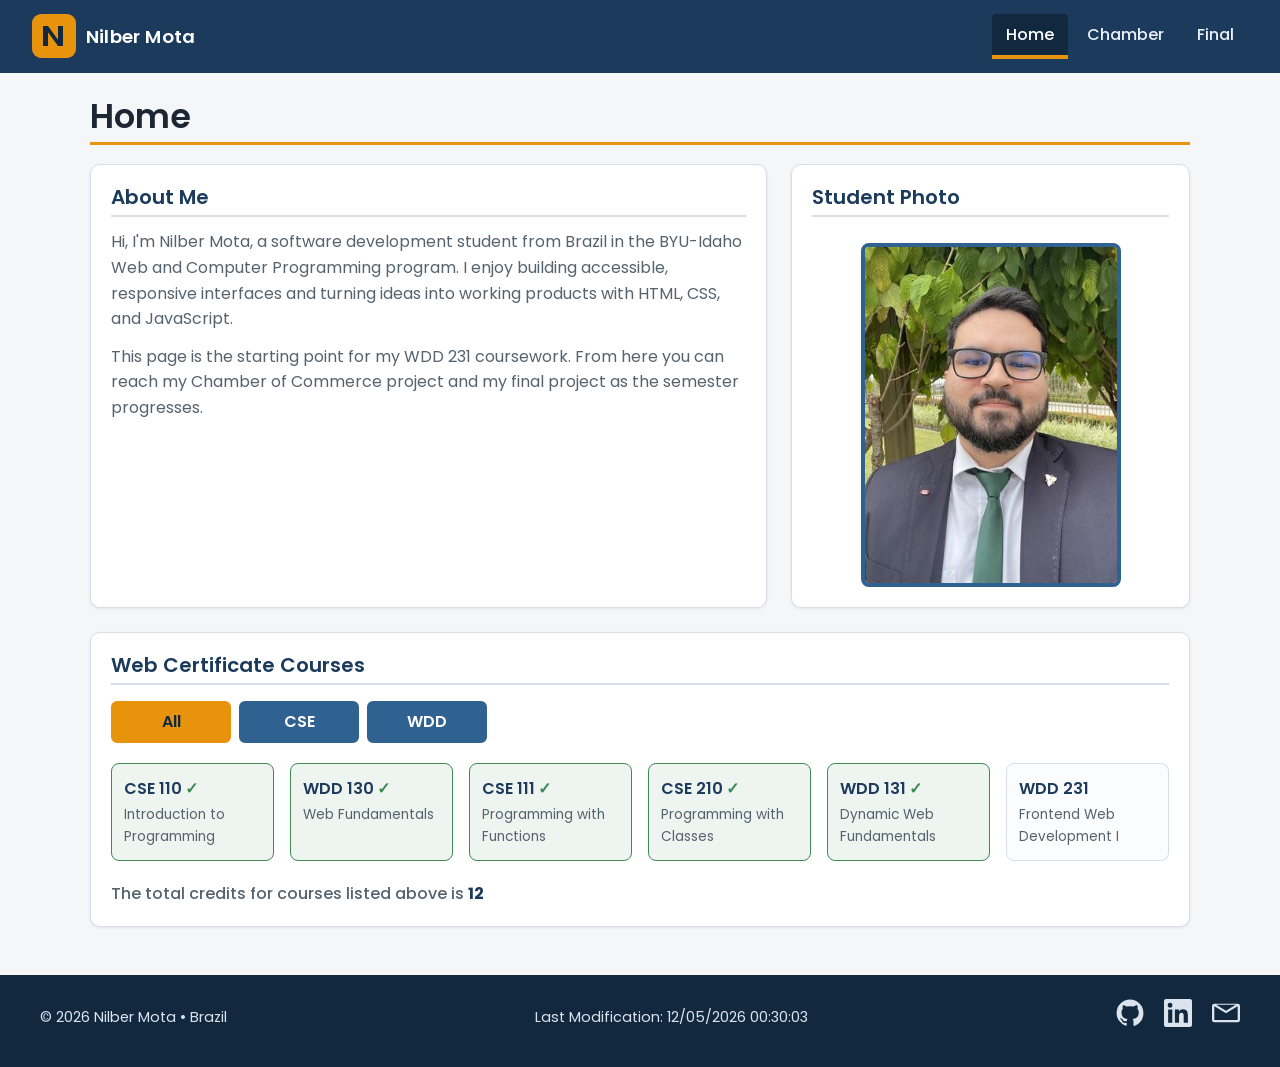
<file: index.html>
<!DOCTYPE html>
<html lang="en">
<head>
    <meta charset="UTF-8">
    <meta name="viewport" content="width=device-width, initial-scale=1.0">
    <title>WDD 231 Home | Nilber Mota</title>
    <meta name="description" content="Home page for Nilber Mota's WDD 231 Frontend Web Development coursework, with an about section, photo, and the Web and Computer Programming course list.">
    <meta name="author" content="Nilber Mota">

    <meta property="og:type" content="website">
    <meta property="og:site_name" content="Nilber Mota — WDD 231">
    <meta property="og:title" content="WDD 231 Home | Nilber Mota">
    <meta property="og:description" content="The home page for Nilber Mota's WDD 231 coursework at BYU-Idaho. It links to the Chamber of Commerce and final projects and lists the Web and Computer Programming certificate courses.">
    <meta property="og:image" content="https://nilberm.github.io/wdd231/images/og-image.png">
    <meta property="og:image:width" content="1200">
    <meta property="og:image:height" content="630">
    <meta property="og:image:alt" content="WDD 231 Frontend Web Development I — Nilber Mota, BYU-Idaho">
    <meta property="og:url" content="https://nilberm.github.io/wdd231/">
    <meta property="og:locale" content="en_US">

    <meta name="twitter:card" content="summary_large_image">
    <meta name="twitter:title" content="WDD 231 Home | Nilber Mota">
    <meta name="twitter:description" content="The home page for Nilber Mota's WDD 231 coursework at BYU-Idaho. It links to the Chamber of Commerce and final projects and lists the Web and Computer Programming certificate courses.">
    <meta name="twitter:image" content="https://nilberm.github.io/wdd231/images/og-image.png">

    <link rel="icon" href="favicon.ico">
    <link rel="preconnect" href="https://fonts.googleapis.com">
    <link rel="preconnect" href="https://fonts.gstatic.com" crossorigin>
    <link rel="preload" href="https://fonts.googleapis.com/css2?family=Poppins:wght@400;500;600;700&display=swap" as="style">
    <link rel="stylesheet" href="https://fonts.googleapis.com/css2?family=Poppins:wght@400;500;600;700&display=swap" media="print" id="google-font">
    <link rel="stylesheet" href="styles/normalize.css">
    <link rel="stylesheet" href="styles/small.css">
    <link rel="stylesheet" href="styles/larger.css">

    <script src="scripts/fonts.js" defer></script>
    <script src="scripts/navigation.js" defer></script>
    <script src="scripts/date.js" defer></script>
    <script src="scripts/course.js" defer></script>
</head>
<body>
    <header class="site-header">
        <a class="brand" href="index.html">
            <img class="brand__logo" src="images/logo.svg" alt="" width="44" height="44">
            <span class="brand__name">Nilber Mota</span>
        </a>
        <button id="menu-toggle" class="menu-toggle" aria-label="Toggle navigation menu" aria-expanded="false" aria-controls="primary-nav">
            <span class="menu-toggle__bar"></span>
            <span class="menu-toggle__bar"></span>
            <span class="menu-toggle__bar"></span>
        </button>
        <nav id="primary-nav" class="primary-nav" aria-label="Primary">
            <ul class="primary-nav__list">
                <li><a class="primary-nav__link is-active" href="index.html" aria-current="page">Home</a></li>
                <li><a class="primary-nav__link" href="chamber/index.html">Chamber</a></li>
                <li><a class="primary-nav__link" href="final/index.html">Final</a></li>
            </ul>
        </nav>
    </header>

    <main>
        <h1>Home</h1>

        <div class="intro-grid">
            <section class="card about">
                <h2>About Me</h2>
                <p>
                    Hi, I'm Nilber Mota, a software development student from Brazil in the
                    BYU-Idaho Web and Computer Programming program. I enjoy building
                    accessible, responsive interfaces and turning ideas into working
                    products with HTML, CSS, and JavaScript.
                </p>
                <p>
                    This page is the starting point for my WDD 231 coursework. From here
                    you can reach my Chamber of Commerce project and my final project as
                    the semester progresses.
                </p>
            </section>

            <section class="card photo">
                <h2>Student Photo</h2>
                <img src="images/profile.jpg" alt="Portrait of Nilber Mota" width="320" height="426">
            </section>
        </div>

        <section class="card courses">
            <h2>Web Certificate Courses</h2>

            <div class="filter" role="group" aria-label="Filter courses by subject">
                <button type="button" class="filter__btn is-active" data-filter="all" aria-pressed="true">All</button>
                <button type="button" class="filter__btn" data-filter="CSE" aria-pressed="false">CSE</button>
                <button type="button" class="filter__btn" data-filter="WDD" aria-pressed="false">WDD</button>
            </div>

            <ul id="course-list" class="course-list"></ul>

            <p class="credits">
                The total credits for courses listed above is
                <span id="credit-total">0</span>
            </p>
        </section>
    </main>

    <footer class="site-footer">
        <ul class="social" aria-label="Social media links">
            <li>
                <a href="https://github.com/nilberm" aria-label="GitHub profile" rel="noopener" target="_blank">
                    <svg viewBox="0 0 24 24" width="28" height="28" aria-hidden="true" focusable="false">
                        <path fill="currentColor" d="M12 .5A11.5 11.5 0 0 0 .5 12a11.5 11.5 0 0 0 7.86 10.92c.58.1.79-.25.79-.56v-2c-3.2.7-3.88-1.37-3.88-1.37-.53-1.34-1.3-1.7-1.3-1.7-1.06-.72.08-.71.08-.71 1.17.08 1.79 1.2 1.79 1.2 1.04 1.79 2.73 1.27 3.4.97.1-.76.4-1.27.74-1.56-2.56-.29-5.26-1.28-5.26-5.7 0-1.26.45-2.29 1.2-3.1-.13-.29-.52-1.46.11-3.05 0 0 .97-.31 3.18 1.18a11 11 0 0 1 5.8 0c2.2-1.49 3.17-1.18 3.17-1.18.63 1.59.24 2.76.12 3.05.74.81 1.19 1.84 1.19 3.1 0 4.43-2.7 5.4-5.28 5.69.42.36.79 1.07.79 2.16v3.2c0 .31.21.67.8.56A11.5 11.5 0 0 0 23.5 12 11.5 11.5 0 0 0 12 .5Z"/>
                    </svg>
                </a>
            </li>
            <li>
                <a href="https://www.linkedin.com/in/nilberm/" aria-label="LinkedIn profile" rel="noopener" target="_blank">
                    <svg viewBox="0 0 24 24" width="28" height="28" aria-hidden="true" focusable="false">
                        <path fill="currentColor" d="M20.45 20.45h-3.56v-5.57c0-1.33-.02-3.04-1.85-3.04-1.85 0-2.14 1.45-2.14 2.94v5.67H9.35V9h3.42v1.56h.05c.48-.9 1.64-1.85 3.37-1.85 3.6 0 4.27 2.37 4.27 5.46v6.28ZM5.34 7.43a2.07 2.07 0 1 1 0-4.13 2.07 2.07 0 0 1 0 4.13ZM7.12 20.45H3.55V9h3.57v11.45ZM22.22 0H1.77C.79 0 0 .77 0 1.72v20.55C0 23.23.79 24 1.77 24h20.45c.98 0 1.78-.77 1.78-1.73V1.72C24 .77 23.2 0 22.22 0Z"/>
                    </svg>
                </a>
            </li>
            <li>
                <a href="mailto:motanilber@gmail.com" aria-label="Send an email">
                    <svg viewBox="0 0 24 24" width="28" height="28" aria-hidden="true" focusable="false">
                        <path fill="currentColor" d="M2 4h20a2 2 0 0 1 2 2v12a2 2 0 0 1-2 2H2a2 2 0 0 1-2-2V6a2 2 0 0 1 2-2Zm10 8.24L2.4 6.4l-.4-.24V18h20V6.16l-.4.24L12 12.24ZM3.6 5l8.4 5.1L20.4 5H3.6Z"/>
                    </svg>
                </a>
            </li>
        </ul>
        <p class="copyright">&copy; <span id="current-year"></span> Nilber Mota &bull; Brazil</p>
        <p id="last-modified">Last Modification: </p>
    </footer>
</body>
</html>
</file>
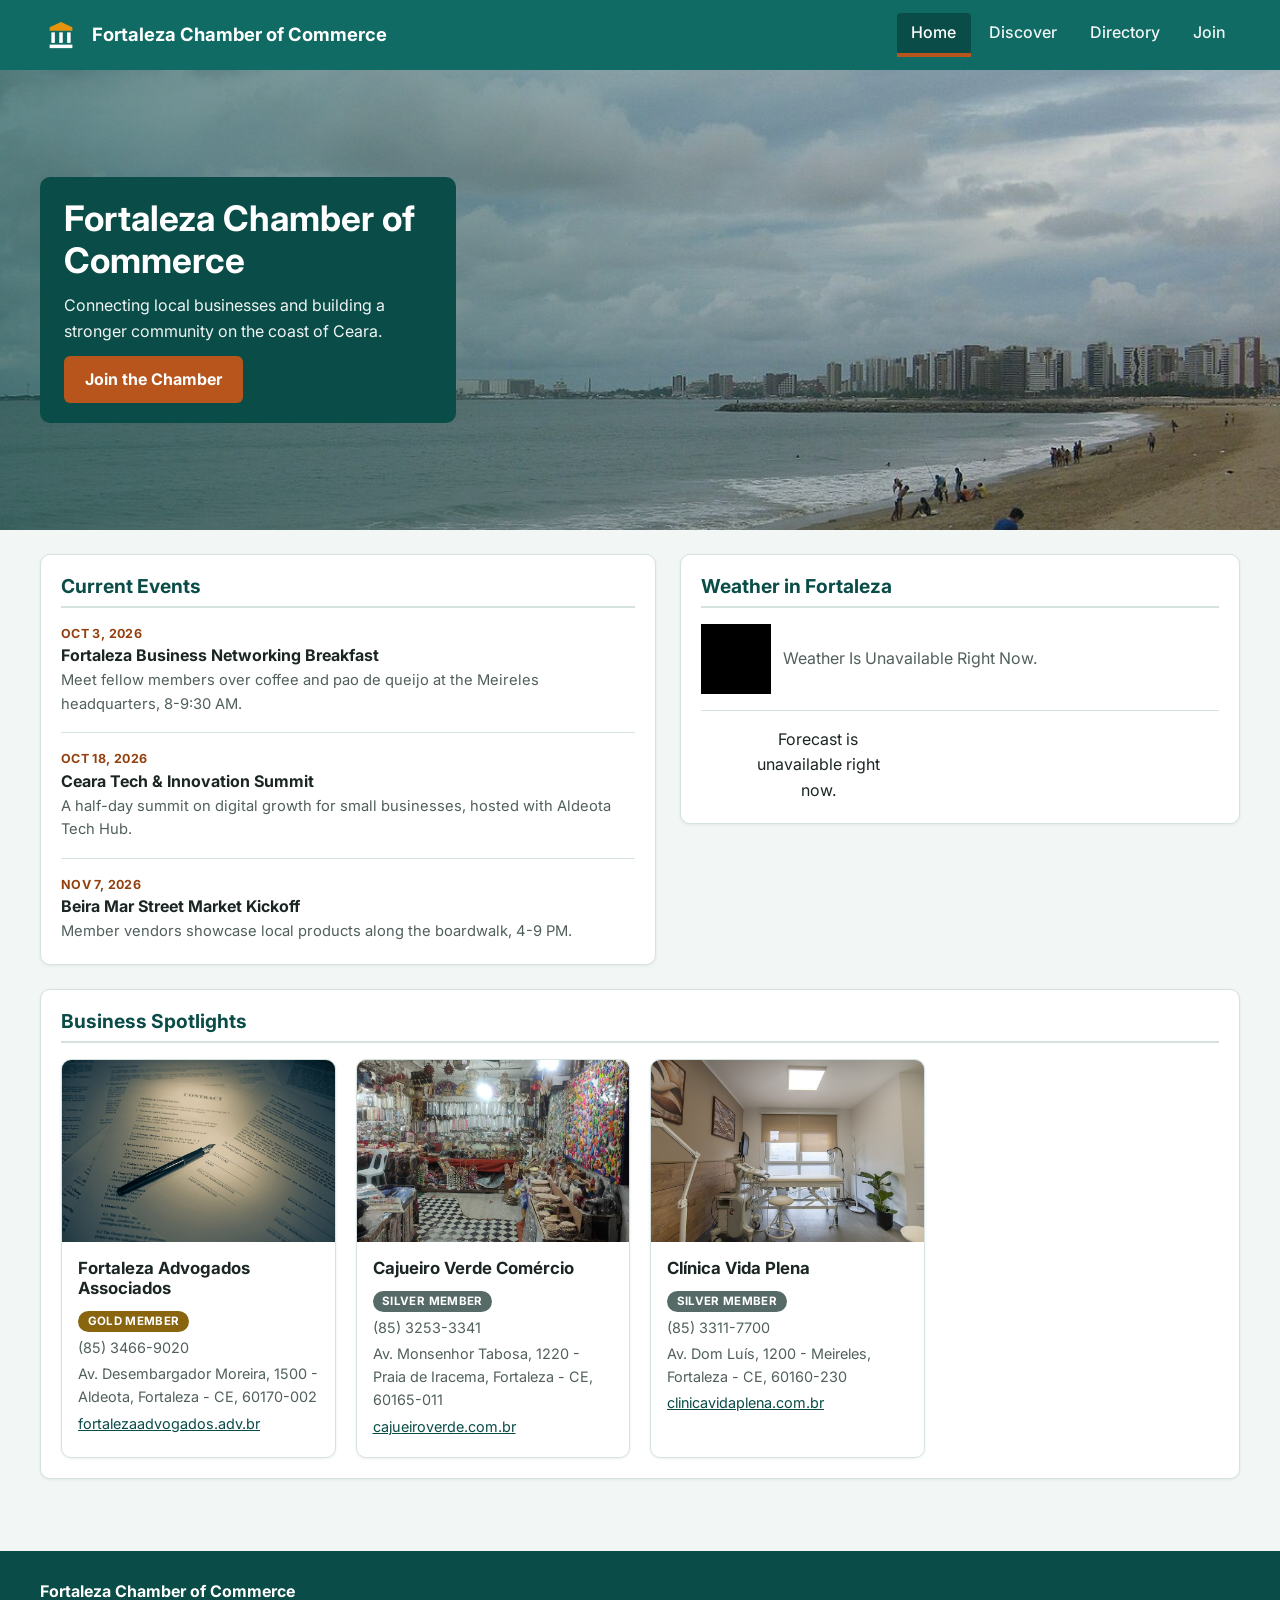
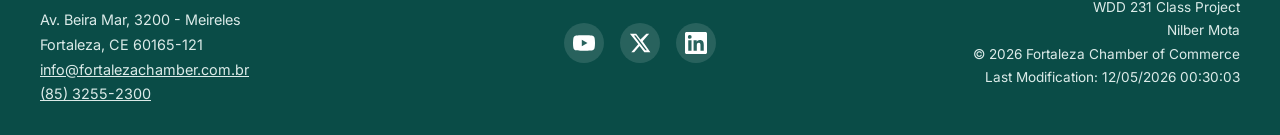
<file: chamber/index.html>
<!DOCTYPE html>
<html lang="en">
<head>
    <meta charset="UTF-8">
    <meta name="viewport" content="width=device-width, initial-scale=1.0">
    <title>Fortaleza Chamber of Commerce</title>
    <meta name="description" content="Home page of the Fortaleza Chamber of Commerce, with current events, local weather, and spotlights on member businesses.">
    <meta name="author" content="Nilber Mota">

    <meta property="og:type" content="website">
    <meta property="og:site_name" content="Fortaleza Chamber of Commerce">
    <meta property="og:title" content="Fortaleza Chamber of Commerce">
    <meta property="og:description" content="Home page of the Fortaleza Chamber of Commerce, with current events, local weather, and spotlights on member businesses.">
    <meta property="og:image" content="https://nilberm.github.io/wdd231/chamber/images/chamber-og.png">
    <meta property="og:url" content="https://nilberm.github.io/wdd231/chamber/index.html">
    <meta property="og:locale" content="en_US">

    <link rel="icon" href="images/favicon.ico">
    <link rel="preconnect" href="https://fonts.googleapis.com">
    <link rel="preconnect" href="https://fonts.gstatic.com" crossorigin>
    <link rel="preload" href="https://fonts.googleapis.com/css2?family=Inter:wght@400;500;600;700&display=swap" as="style">
    <link rel="stylesheet" href="https://fonts.googleapis.com/css2?family=Inter:wght@400;500;600;700&display=swap" media="print" id="google-font">
    <link rel="stylesheet" href="styles/normalize.css">
    <link rel="stylesheet" href="styles/small.css">
    <link rel="stylesheet" href="styles/larger.css">

    <script src="scripts/fonts.js" defer></script>
    <script src="scripts/navigation.js" defer></script>
    <script src="scripts/date.js" defer></script>
    <script src="scripts/weather.js" defer></script>
    <script src="scripts/spotlights.js" defer></script>
</head>
<body>
    <header class="site-header">
        <div class="wrap site-header__inner">
            <a class="brand" href="index.html">
                <img src="images/logo.svg" alt="" width="42" height="42">
                <span>Fortaleza Chamber of Commerce</span>
            </a>
            <button id="nav-toggle" class="nav-toggle" aria-label="Toggle navigation menu" aria-expanded="false" aria-controls="nav-list">
                <span></span>
                <span></span>
                <span></span>
            </button>
            <nav class="site-nav" aria-label="Primary">
                <ul id="nav-list">
                    <li><a href="index.html" aria-current="page">Home</a></li>
                    <li><a href="discover.html">Discover</a></li>
                    <li><a href="directory.html">Directory</a></li>
                    <li><a href="join.html">Join</a></li>
                </ul>
            </nav>
        </div>
    </header>

    <main>
        <section class="hero">
            <img
                src="images/hero-fortaleza-sm.jpg"
                srcset="images/hero-fortaleza-sm.jpg 700w, images/hero-fortaleza.jpg 1400w"
                sizes="100vw"
                alt="Skyline and beach of Fortaleza, Brazil"
                width="1400" height="583"
                fetchpriority="high">
            <div class="hero__overlay">
                <div class="wrap hero__content">
                    <div class="hero__text">
                        <h1>Fortaleza Chamber of Commerce</h1>
                        <p>Connecting local businesses and building a stronger community on the coast of Ceara.</p>
                        <a class="cta" href="join.html">Join the Chamber</a>
                    </div>
                </div>
            </div>
        </section>

        <div class="wrap">
            <div class="home-grid">
                <section class="card events">
                    <h2>Current Events</h2>
                    <ul class="events__list">
                        <li>
                            <p class="events__date">Oct 3, 2026</p>
                            <h3>Fortaleza Business Networking Breakfast</h3>
                            <p>Meet fellow members over coffee and pao de queijo at the Meireles headquarters, 8-9:30 AM.</p>
                        </li>
                        <li>
                            <p class="events__date">Oct 18, 2026</p>
                            <h3>Ceara Tech &amp; Innovation Summit</h3>
                            <p>A half-day summit on digital growth for small businesses, hosted with Aldeota Tech Hub.</p>
                        </li>
                        <li>
                            <p class="events__date">Nov 7, 2026</p>
                            <h3>Beira Mar Street Market Kickoff</h3>
                            <p>Member vendors showcase local products along the boardwalk, 4-9 PM.</p>
                        </li>
                    </ul>
                </section>

                <section class="card weather">
                    <h2>Weather in Fortaleza</h2>
                    <div class="weather__now">
                        <img id="weather-icon" src="[data-uri]" alt="" width="70" height="70">
                        <div>
                            <p id="current-temp" class="weather__temp"></p>
                            <p id="weather-desc" class="weather__desc"></p>
                        </div>
                    </div>
                    <ul id="forecast-list" class="forecast" aria-label="3 day forecast"></ul>
                </section>
            </div>

            <section class="card spotlights">
                <h2>Business Spotlights</h2>
                <div id="spotlights" class="spotlights__grid"></div>
            </section>
        </div>
    </main>

    <footer class="site-footer">
        <div class="wrap">
            <div class="footer-contact">
                <strong>Fortaleza Chamber of Commerce</strong>
                <p>Av. Beira Mar, 3200 - Meireles</p>
                <p>Fortaleza, CE 60165-121</p>
                <p><a href="mailto:info@fortalezachamber.com.br">info@fortalezachamber.com.br</a></p>
                <p><a href="tel:+558532552300">(85) 3255-2300</a></p>
            </div>

            <ul class="footer-social" aria-label="Social media">
                <li>
                    <a href="https://www.youtube.com" target="_blank" rel="noopener" aria-label="YouTube">
                        <svg viewBox="0 0 24 24" aria-hidden="true" focusable="false"><path d="M23.5 6.2a3 3 0 0 0-2.1-2.1C19.5 3.6 12 3.6 12 3.6s-7.5 0-9.4.5A3 3 0 0 0 .5 6.2 31 31 0 0 0 0 12a31 31 0 0 0 .5 5.8 3 3 0 0 0 2.1 2.1c1.9.5 9.4.5 9.4.5s7.5 0 9.4-.5a3 3 0 0 0 2.1-2.1A31 31 0 0 0 24 12a31 31 0 0 0-.5-5.8ZM9.6 15.6V8.4l6.2 3.6-6.2 3.6Z"/></svg>
                    </a>
                </li>
                <li>
                    <a href="https://www.x.com" target="_blank" rel="noopener" aria-label="X (Twitter)">
                        <svg viewBox="0 0 24 24" aria-hidden="true" focusable="false"><path d="M18.9 2H22l-7.1 8.1L23.3 22h-6.6l-5.2-6.8L5.6 22H2.5l7.6-8.7L1 2h6.8l4.7 6.2L18.9 2Zm-1.2 18h1.8L7.3 3.9H5.4L17.7 20Z"/></svg>
                    </a>
                </li>
                <li>
                    <a href="https://www.linkedin.com" target="_blank" rel="noopener" aria-label="LinkedIn">
                        <svg viewBox="0 0 24 24" aria-hidden="true" focusable="false"><path d="M20.45 20.45h-3.56v-5.57c0-1.33-.02-3.04-1.85-3.04-1.85 0-2.14 1.45-2.14 2.94v5.67H9.35V9h3.42v1.56h.05c.48-.9 1.64-1.85 3.37-1.85 3.6 0 4.27 2.37 4.27 5.46v6.28ZM5.34 7.43a2.07 2.07 0 1 1 0-4.13 2.07 2.07 0 0 1 0 4.13ZM7.12 20.45H3.55V9h3.57v11.45ZM22.22 0H1.77C.79 0 0 .77 0 1.72v20.55C0 23.23.79 24 1.77 24h20.45c.98 0 1.78-.77 1.78-1.73V1.72C24 .77 23.2 0 22.22 0Z"/></svg>
                    </a>
                </li>
            </ul>

            <div class="footer-dev">
                <p>WDD 231 Class Project</p>
                <p>Nilber Mota</p>
                <p>&copy; <span id="year"></span> Fortaleza Chamber of Commerce</p>
                <p id="last-modified">Last Modification: </p>
            </div>
        </div>
    </footer>
</body>
</html>
</file>
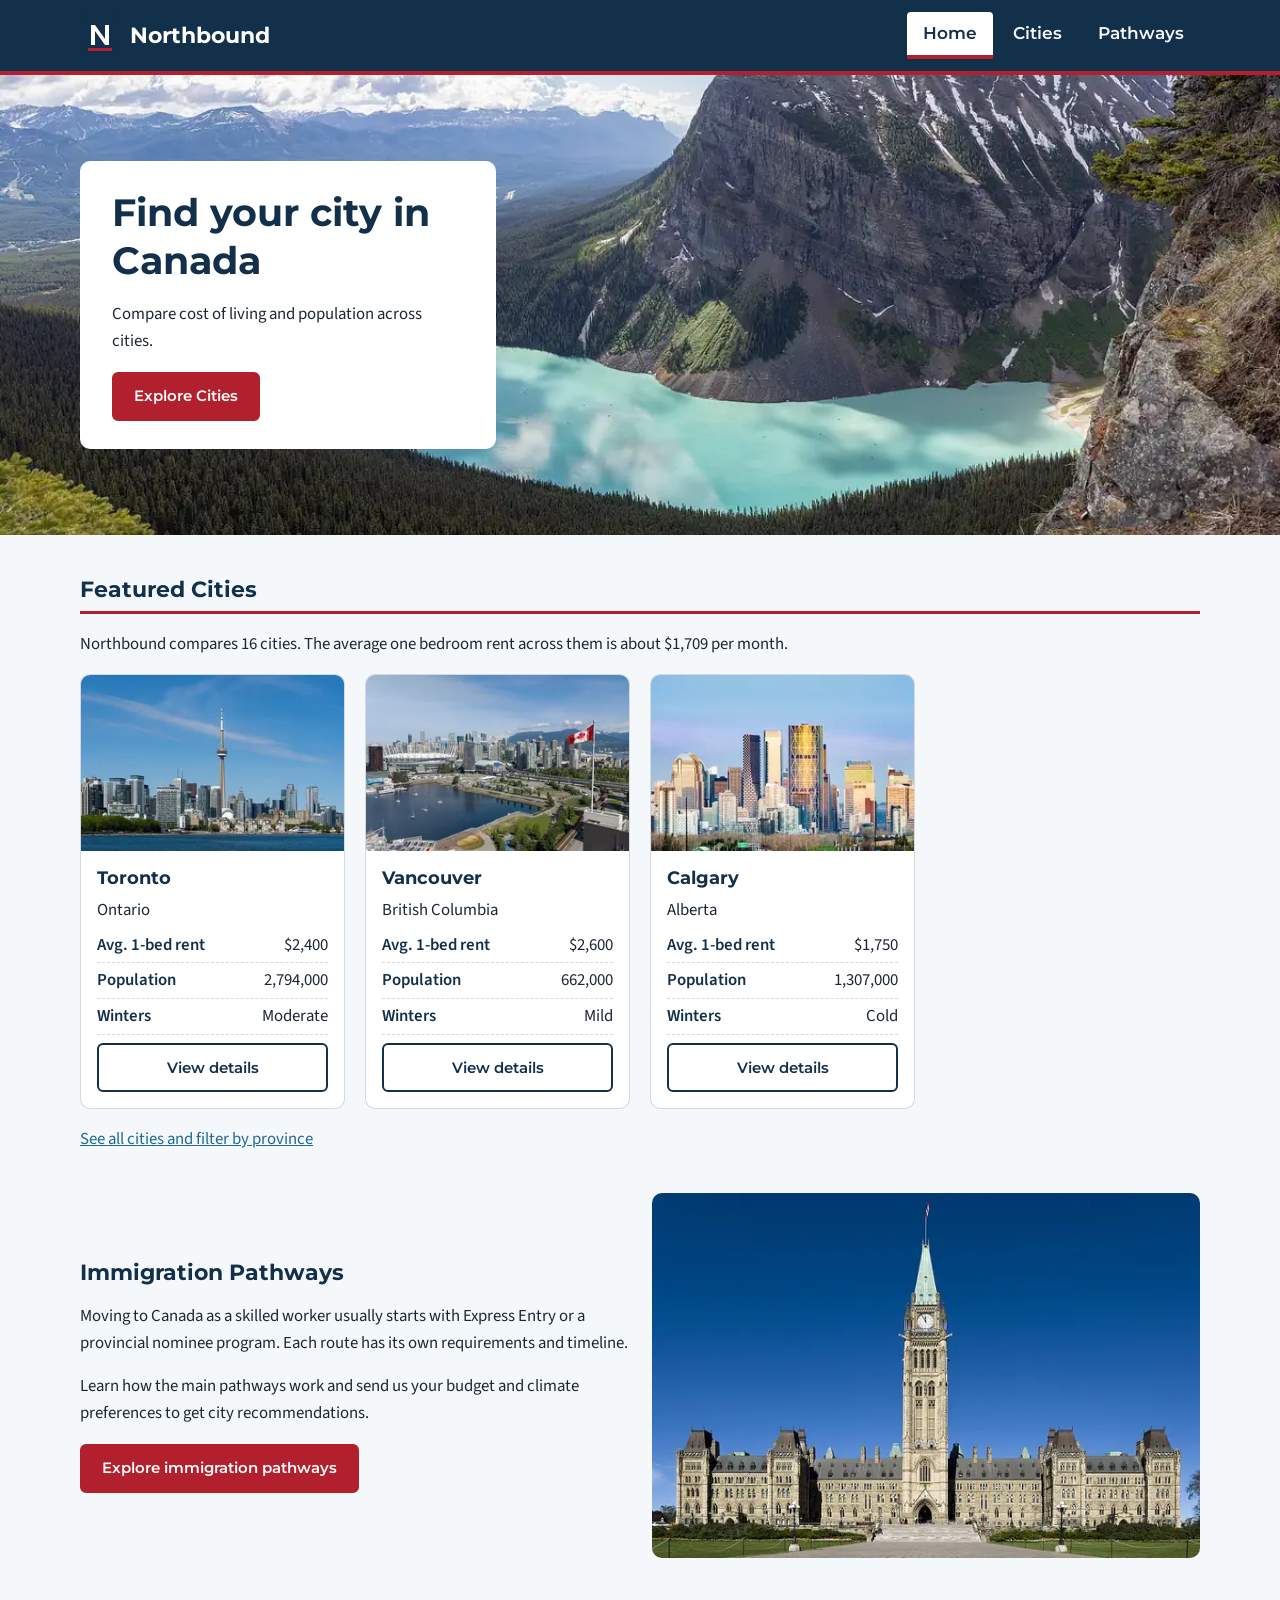
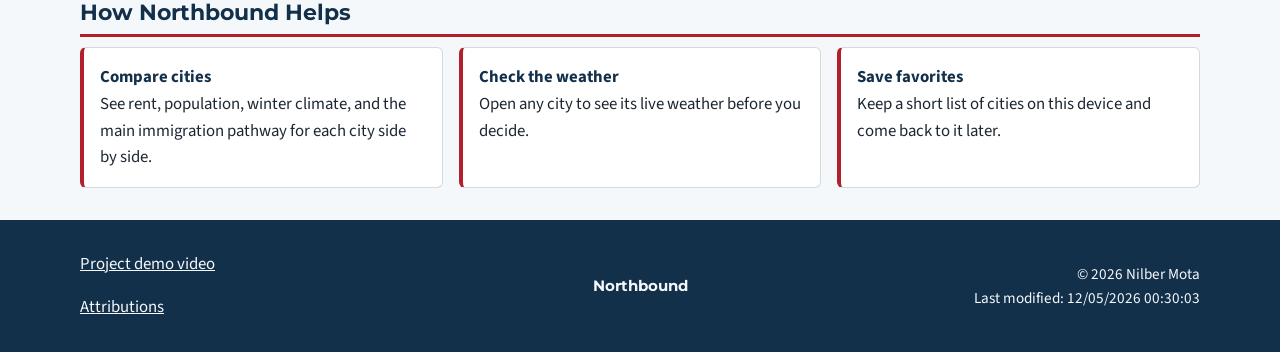
<file: final/index.html>
<!DOCTYPE html>
<html lang="en">
<head>
    <meta charset="UTF-8">
    <meta name="viewport" content="width=device-width, initial-scale=1.0">
    <title>Northbound | Canada Relocation Guide for Skilled Workers</title>
    <meta name="description" content="Compare Canadian cities by rent, population, and weather, and learn about Express Entry and provincial nominee pathways before you move.">
    <meta name="author" content="Nilber Mota">

    <meta property="og:type" content="website">
    <meta property="og:site_name" content="Northbound">
    <meta property="og:title" content="Northbound | Canada Relocation Guide for Workers">
    <meta property="og:description" content="Compare Canadian cities by rent, population, and weather, and learn about Express Entry and provincial nominee pathways before you move.">
    <meta property="og:image" content="https://nilberm.github.io/wdd231/final/images/northbound-og.png">
    <meta property="og:url" content="https://nilberm.github.io/wdd231/final/index.html">
    <meta property="og:locale" content="en_US">

    <link rel="icon" href="images/favicon.ico">
    <link rel="preconnect" href="https://fonts.googleapis.com">
    <link rel="preconnect" href="https://fonts.gstatic.com" crossorigin>
    <link rel="stylesheet" href="https://fonts.googleapis.com/css2?family=Montserrat:wght@600;700&family=Source+Sans+3:wght@400;600&display=swap">
    <link rel="stylesheet" href="styles/normalize.css">
    <link rel="stylesheet" href="styles/small.css">
    <link rel="stylesheet" href="styles/larger.css">

    <script type="module" src="scripts/home.mjs"></script>
</head>
<body>
    <a class="skip-link" href="#main">Skip to main content</a>

    <header class="site-header">
        <div class="wrap site-header__inner">
            <a class="brand" href="index.html">
                <img src="images/logo.svg" alt="" width="40" height="40">
                <span>Northbound</span>
            </a>
            <button id="nav-toggle" class="nav-toggle" type="button" aria-label="Toggle navigation menu" aria-expanded="false" aria-controls="nav-list">
                <span></span>
                <span></span>
                <span></span>
            </button>
            <nav class="site-nav" aria-label="Primary">
                <ul id="nav-list">
                    <li><a href="index.html" aria-current="page">Home</a></li>
                    <li><a href="cities.html">Cities</a></li>
                    <li><a href="pathways.html">Pathways</a></li>
                </ul>
            </nav>
        </div>
    </header>

    <main id="main">
        <div class="hero">
            <img
                src="images/hero-sm.webp"
                srcset="images/hero-sm.webp 600w, images/hero-lg.webp 1200w"
                sizes="100vw"
                alt="Turquoise Lake Louise surrounded by snowy mountains in the Canadian Rockies"
                width="1200" height="600"
                fetchpriority="high">
            <div class="hero__overlay">
                <div class="wrap">
                    <div class="hero__text">
                        <h1>Find your city in Canada</h1>
                        <p>Compare cost of living and population across cities.</p>
                        <a class="btn" href="cities.html">Explore Cities</a>
                    </div>
                </div>
            </div>
        </div>

        <div class="wrap">
            <section class="section" aria-labelledby="featured-title">
                <h2 id="featured-title">Featured Cities</h2>
                <p id="featured-stats">Loading city data...</p>
                <div id="featured-cities" class="card-grid"></div>
                <p><a href="cities.html">See all cities and filter by province</a></p>
            </section>

            <section class="section split" aria-labelledby="pathways-title">
                <div>
                    <h2 id="pathways-title">Immigration Pathways</h2>
                    <p>Moving to Canada as a skilled worker usually starts with Express Entry or a provincial nominee program. Each route has its own requirements and timeline.</p>
                    <p>Learn how the main pathways work and send us your budget and climate preferences to get city recommendations.</p>
                    <a class="btn" href="pathways.html">Explore immigration pathways</a>
                </div>
                <img src="images/pathways.webp" alt="Peace Tower and Centre Block of the Parliament buildings in Ottawa" width="600" height="400" loading="lazy">
            </section>

            <section class="section" aria-labelledby="help-title">
                <h2 id="help-title">How Northbound Helps</h2>
                <ul class="features">
                    <li><strong>Compare cities</strong>See rent, population, winter climate, and the main immigration pathway for each city side by side.</li>
                    <li><strong>Check the weather</strong>Open any city to see its live weather before you decide.</li>
                    <li><strong>Save favorites</strong>Keep a short list of cities on this device and come back to it later.</li>
                </ul>
            </section>
        </div>
    </main>

    <footer class="site-footer">
        <div class="wrap site-footer__inner">
            <ul class="footer-links">
                <li><a href="https://www.youtube.com/" target="_blank" rel="noopener">Project demo video</a></li>
                <li><a href="attributions.html">Attributions</a></li>
            </ul>
            <p class="footer-brand">Northbound</p>
            <p class="footer-meta">&copy; <span id="year">2026</span> Nilber Mota<br>Last modified: <span id="last-modified"></span></p>
        </div>
    </footer>
</body>
</html>
</file>
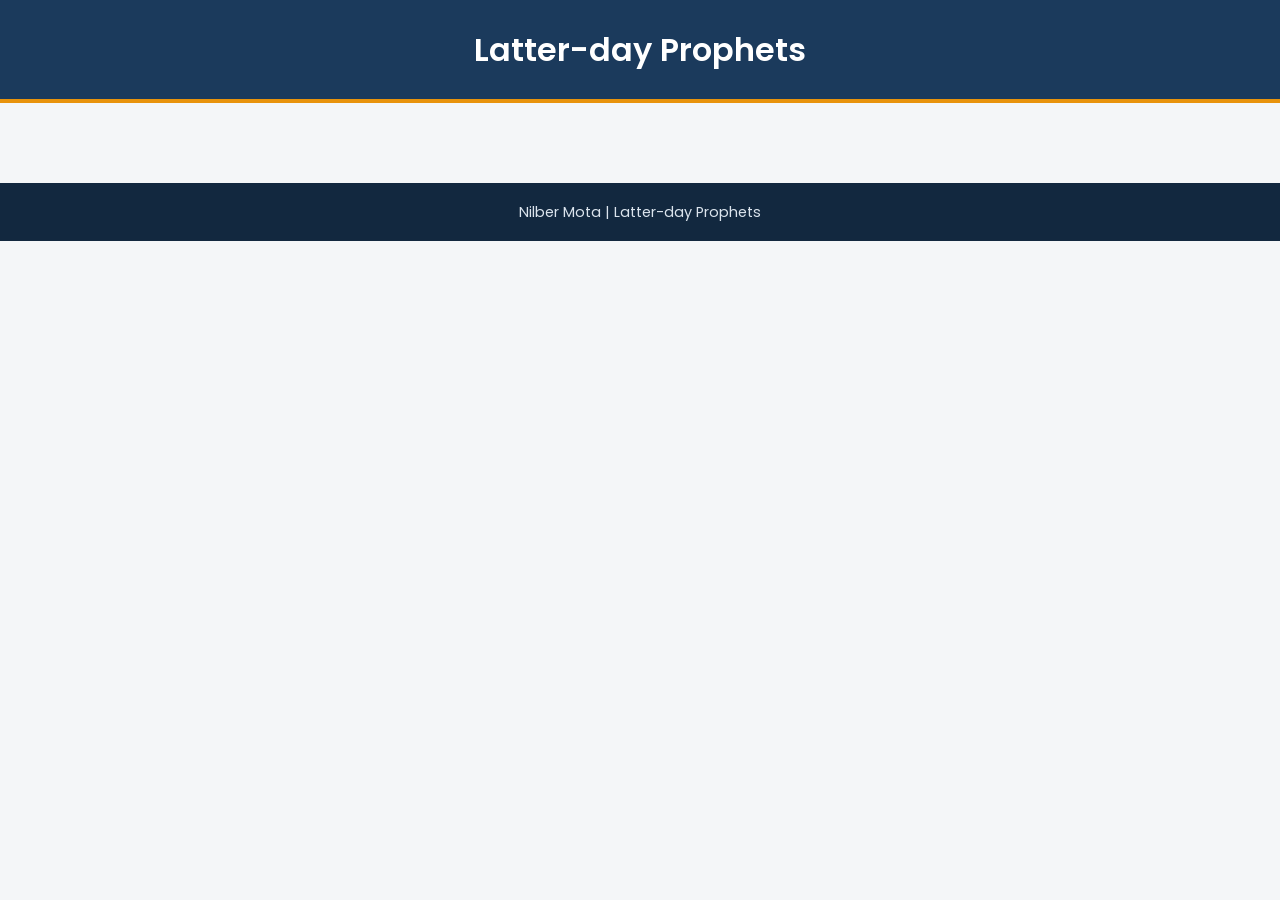
<file: prophets.html>
<!DOCTYPE html>
<html lang="en">
<head>
    <meta charset="UTF-8">
    <meta name="viewport" content="width=device-width, initial-scale=1.0">
    <title>Latter-day Prophets | Nilber Mota</title>
    <meta name="description" content="Cards for each Latter-day prophet, generated dynamically from JSON data with the Fetch API for the WDD 231 course.">
    <meta name="author" content="Nilber Mota">

    <meta property="og:type" content="website">
    <meta property="og:title" content="Latter-day Prophets | Nilber Mota">
    <meta property="og:description" content="Cards for each Latter-day prophet, generated dynamically from JSON data with the Fetch API.">
    <meta property="og:image" content="https://nilberm.github.io/wdd231/images/og-image.png">
    <meta property="og:url" content="https://nilberm.github.io/wdd231/prophets.html">
    <meta property="og:locale" content="en_US">

    <link rel="icon" href="favicon.ico">
    <link rel="preconnect" href="https://fonts.googleapis.com">
    <link rel="preconnect" href="https://fonts.gstatic.com" crossorigin>
    <link rel="preload" href="https://fonts.googleapis.com/css2?family=Poppins:wght@400;500;600;700&display=swap" as="style">
    <link rel="stylesheet" href="https://fonts.googleapis.com/css2?family=Poppins:wght@400;500;600;700&display=swap" media="print" id="google-font">
    <link rel="stylesheet" href="styles/normalize.css">
    <link rel="stylesheet" href="styles/prophets.css">

    <script src="scripts/fonts.js" defer></script>
    <script src="scripts/prophets.js" defer></script>
</head>
<body>
    <header>
        <h1>Latter-day Prophets</h1>
    </header>
    <main>
        <div id="cards"></div>
    </main>
    <footer>
        Nilber Mota | Latter-day Prophets
    </footer>
</body>
</html>
</file>
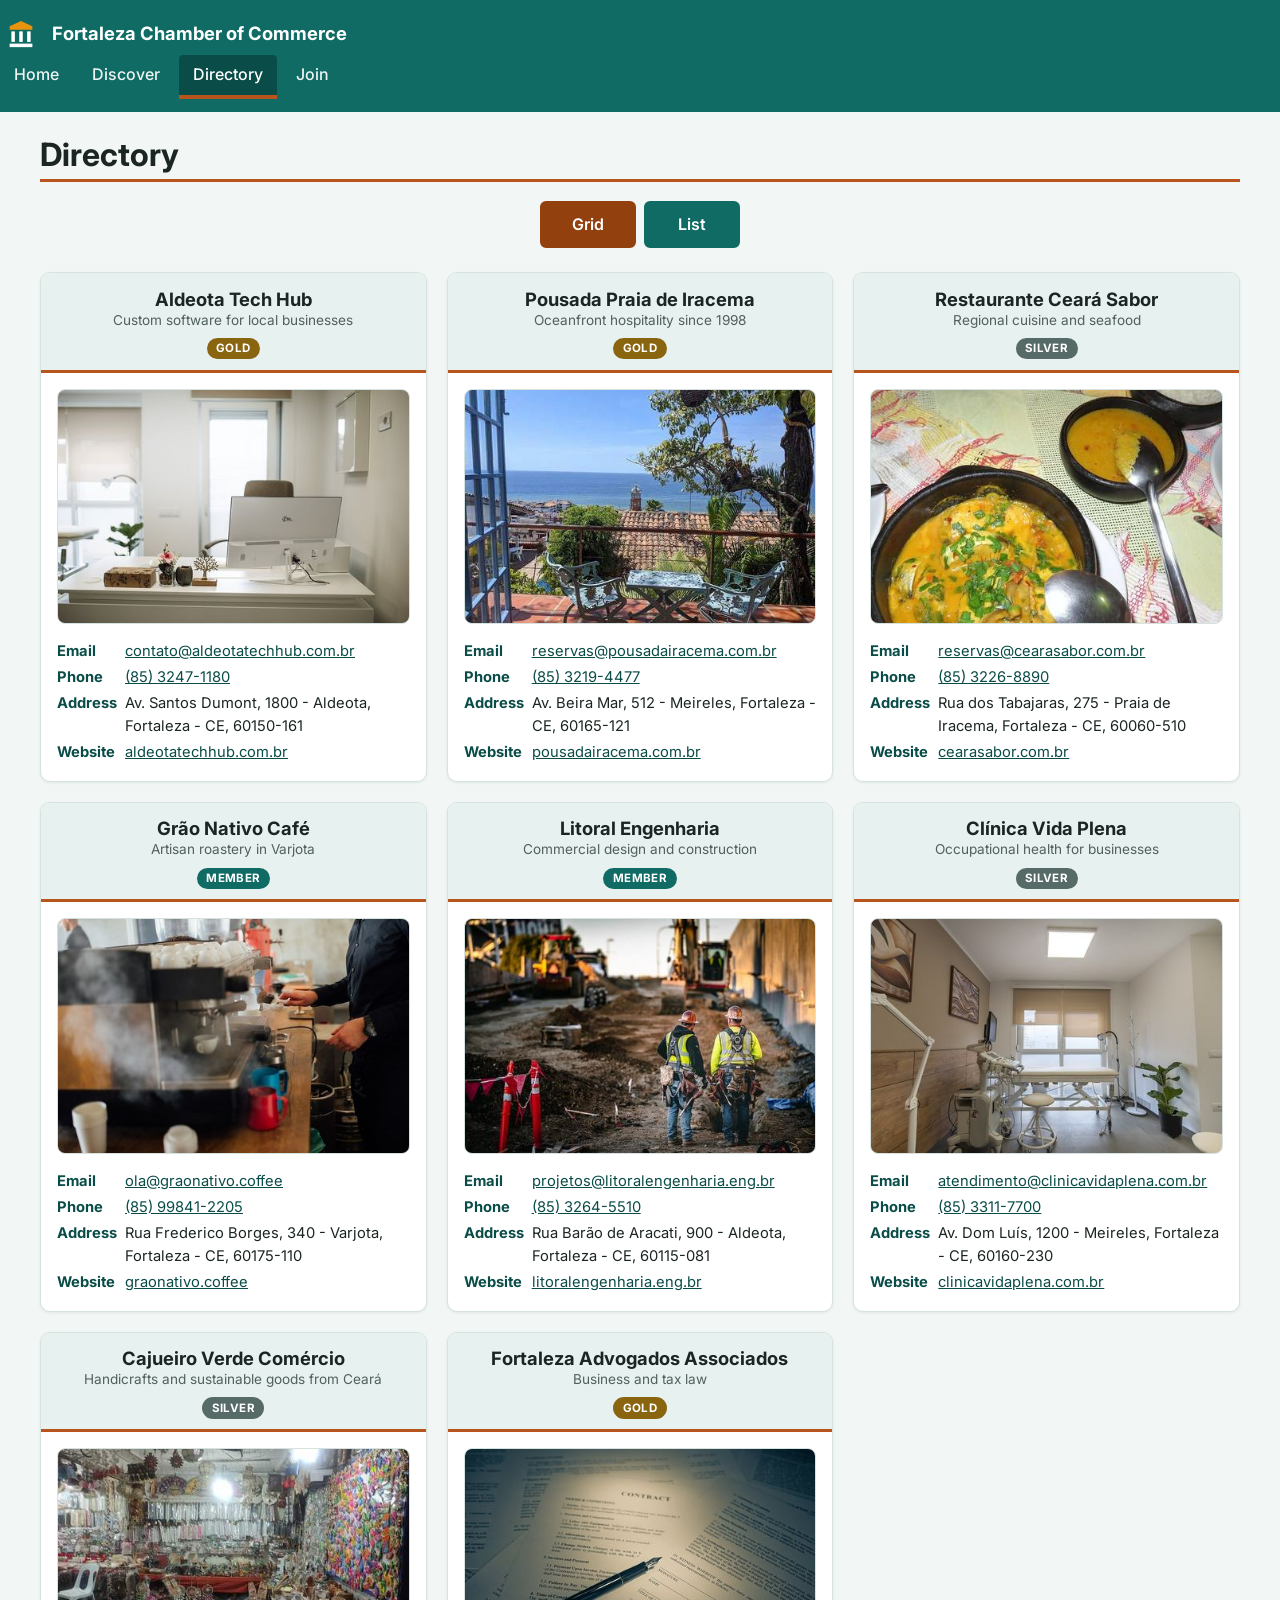
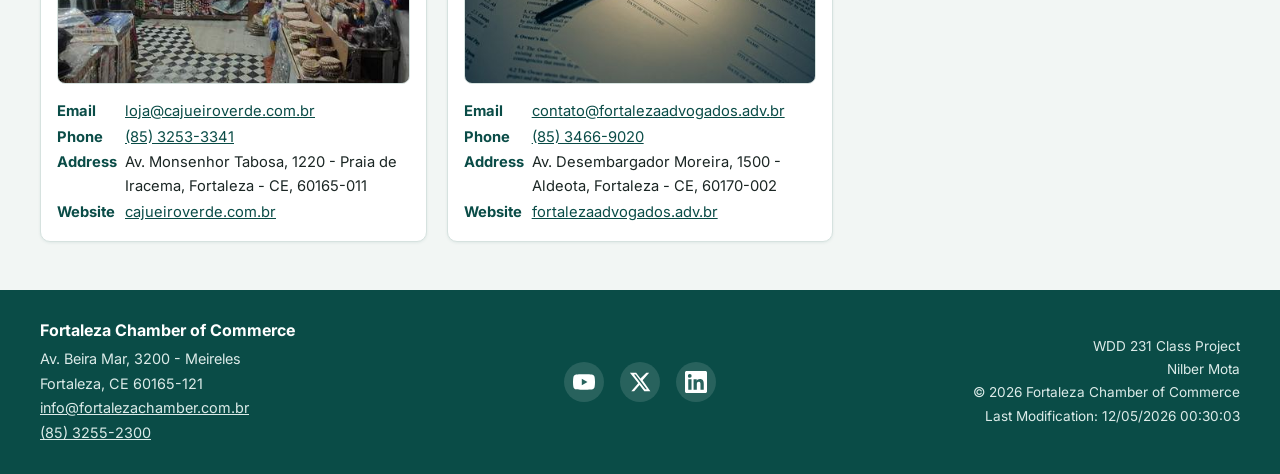
<file: chamber/directory.html>
<!DOCTYPE html>
<html lang="en">
<head>
    <meta charset="UTF-8">
    <meta name="viewport" content="width=device-width, initial-scale=1.0">
    <title>Directory | Fortaleza Chamber of Commerce</title>
    <meta name="description" content="Business directory of the Fortaleza Chamber of Commerce, listing member companies in Fortaleza, Ceara, with contact details and membership levels.">
    <meta name="author" content="Nilber Mota">

    <meta property="og:type" content="website">
    <meta property="og:site_name" content="Fortaleza Chamber of Commerce">
    <meta property="og:title" content="Directory | Fortaleza Chamber of Commerce">
    <meta property="og:description" content="Find member businesses of the Fortaleza Chamber of Commerce, with contact details, websites, and membership levels.">
    <meta property="og:image" content="https://nilberm.github.io/wdd231/chamber/images/chamber-og.png">
    <meta property="og:url" content="https://nilberm.github.io/wdd231/chamber/directory.html">
    <meta property="og:locale" content="en_US">

    <link rel="icon" href="images/favicon.ico">
    <link rel="preconnect" href="https://fonts.googleapis.com">
    <link rel="preconnect" href="https://fonts.gstatic.com" crossorigin>
    <link rel="preload" href="https://fonts.googleapis.com/css2?family=Inter:wght@400;500;600;700&display=swap" as="style">
    <link rel="stylesheet" href="https://fonts.googleapis.com/css2?family=Inter:wght@400;500;600;700&display=swap" media="print" id="google-font">
    <link rel="stylesheet" href="styles/normalize.css">
    <link rel="stylesheet" href="styles/small.css">
    <link rel="stylesheet" href="styles/larger.css">

    <script src="scripts/fonts.js" defer></script>
    <script src="scripts/navigation.js" defer></script>
    <script src="scripts/date.js" defer></script>
    <script src="scripts/directory.js" defer></script>
</head>
<body>
    <header class="site-header">
        <a class="brand" href="directory.html">
            <img src="images/logo.svg" alt="" width="42" height="42">
            <span>Fortaleza Chamber of Commerce</span>
        </a>
        <button id="nav-toggle" class="nav-toggle" aria-label="Toggle navigation menu" aria-expanded="false" aria-controls="nav-list">
            <span></span>
            <span></span>
            <span></span>
        </button>
        <nav class="site-nav" aria-label="Primary">
            <ul id="nav-list">
                <li><a href="index.html">Home</a></li>
                <li><a href="discover.html">Discover</a></li>
                <li><a href="directory.html" aria-current="page">Directory</a></li>
                <li><a href="join.html">Join</a></li>
            </ul>
        </nav>
    </header>

    <main class="wrap">
        <h1>Directory</h1>

        <div class="view-toggle" role="group" aria-label="Choose how to view the member list">
            <button type="button" data-view="grid" aria-pressed="true">Grid</button>
            <button type="button" data-view="list" aria-pressed="false">List</button>
        </div>

        <div id="members" class="grid-view"></div>
    </main>

    <footer class="site-footer">
        <div class="wrap">
            <div class="footer-contact">
                <strong>Fortaleza Chamber of Commerce</strong>
                <p>Av. Beira Mar, 3200 - Meireles</p>
                <p>Fortaleza, CE 60165-121</p>
                <p><a href="mailto:info@fortalezachamber.com.br">info@fortalezachamber.com.br</a></p>
                <p><a href="tel:+558532552300">(85) 3255-2300</a></p>
            </div>

            <ul class="footer-social" aria-label="Social media">
                <li>
                    <a href="https://www.youtube.com" target="_blank" rel="noopener" aria-label="YouTube">
                        <svg viewBox="0 0 24 24" aria-hidden="true" focusable="false"><path d="M23.5 6.2a3 3 0 0 0-2.1-2.1C19.5 3.6 12 3.6 12 3.6s-7.5 0-9.4.5A3 3 0 0 0 .5 6.2 31 31 0 0 0 0 12a31 31 0 0 0 .5 5.8 3 3 0 0 0 2.1 2.1c1.9.5 9.4.5 9.4.5s7.5 0 9.4-.5a3 3 0 0 0 2.1-2.1A31 31 0 0 0 24 12a31 31 0 0 0-.5-5.8ZM9.6 15.6V8.4l6.2 3.6-6.2 3.6Z"/></svg>
                    </a>
                </li>
                <li>
                    <a href="https://www.x.com" target="_blank" rel="noopener" aria-label="X (Twitter)">
                        <svg viewBox="0 0 24 24" aria-hidden="true" focusable="false"><path d="M18.9 2H22l-7.1 8.1L23.3 22h-6.6l-5.2-6.8L5.6 22H2.5l7.6-8.7L1 2h6.8l4.7 6.2L18.9 2Zm-1.2 18h1.8L7.3 3.9H5.4L17.7 20Z"/></svg>
                    </a>
                </li>
                <li>
                    <a href="https://www.linkedin.com" target="_blank" rel="noopener" aria-label="LinkedIn">
                        <svg viewBox="0 0 24 24" aria-hidden="true" focusable="false"><path d="M20.45 20.45h-3.56v-5.57c0-1.33-.02-3.04-1.85-3.04-1.85 0-2.14 1.45-2.14 2.94v5.67H9.35V9h3.42v1.56h.05c.48-.9 1.64-1.85 3.37-1.85 3.6 0 4.27 2.37 4.27 5.46v6.28ZM5.34 7.43a2.07 2.07 0 1 1 0-4.13 2.07 2.07 0 0 1 0 4.13ZM7.12 20.45H3.55V9h3.57v11.45ZM22.22 0H1.77C.79 0 0 .77 0 1.72v20.55C0 23.23.79 24 1.77 24h20.45c.98 0 1.78-.77 1.78-1.73V1.72C24 .77 23.2 0 22.22 0Z"/></svg>
                    </a>
                </li>
            </ul>

            <div class="footer-dev">
                <p>WDD 231 Class Project</p>
                <p>Nilber Mota</p>
                <p>&copy; <span id="year"></span> Fortaleza Chamber of Commerce</p>
                <p id="last-modified">Last Modification: </p>
            </div>
        </div>
    </footer>
</body>
</html>
</file>
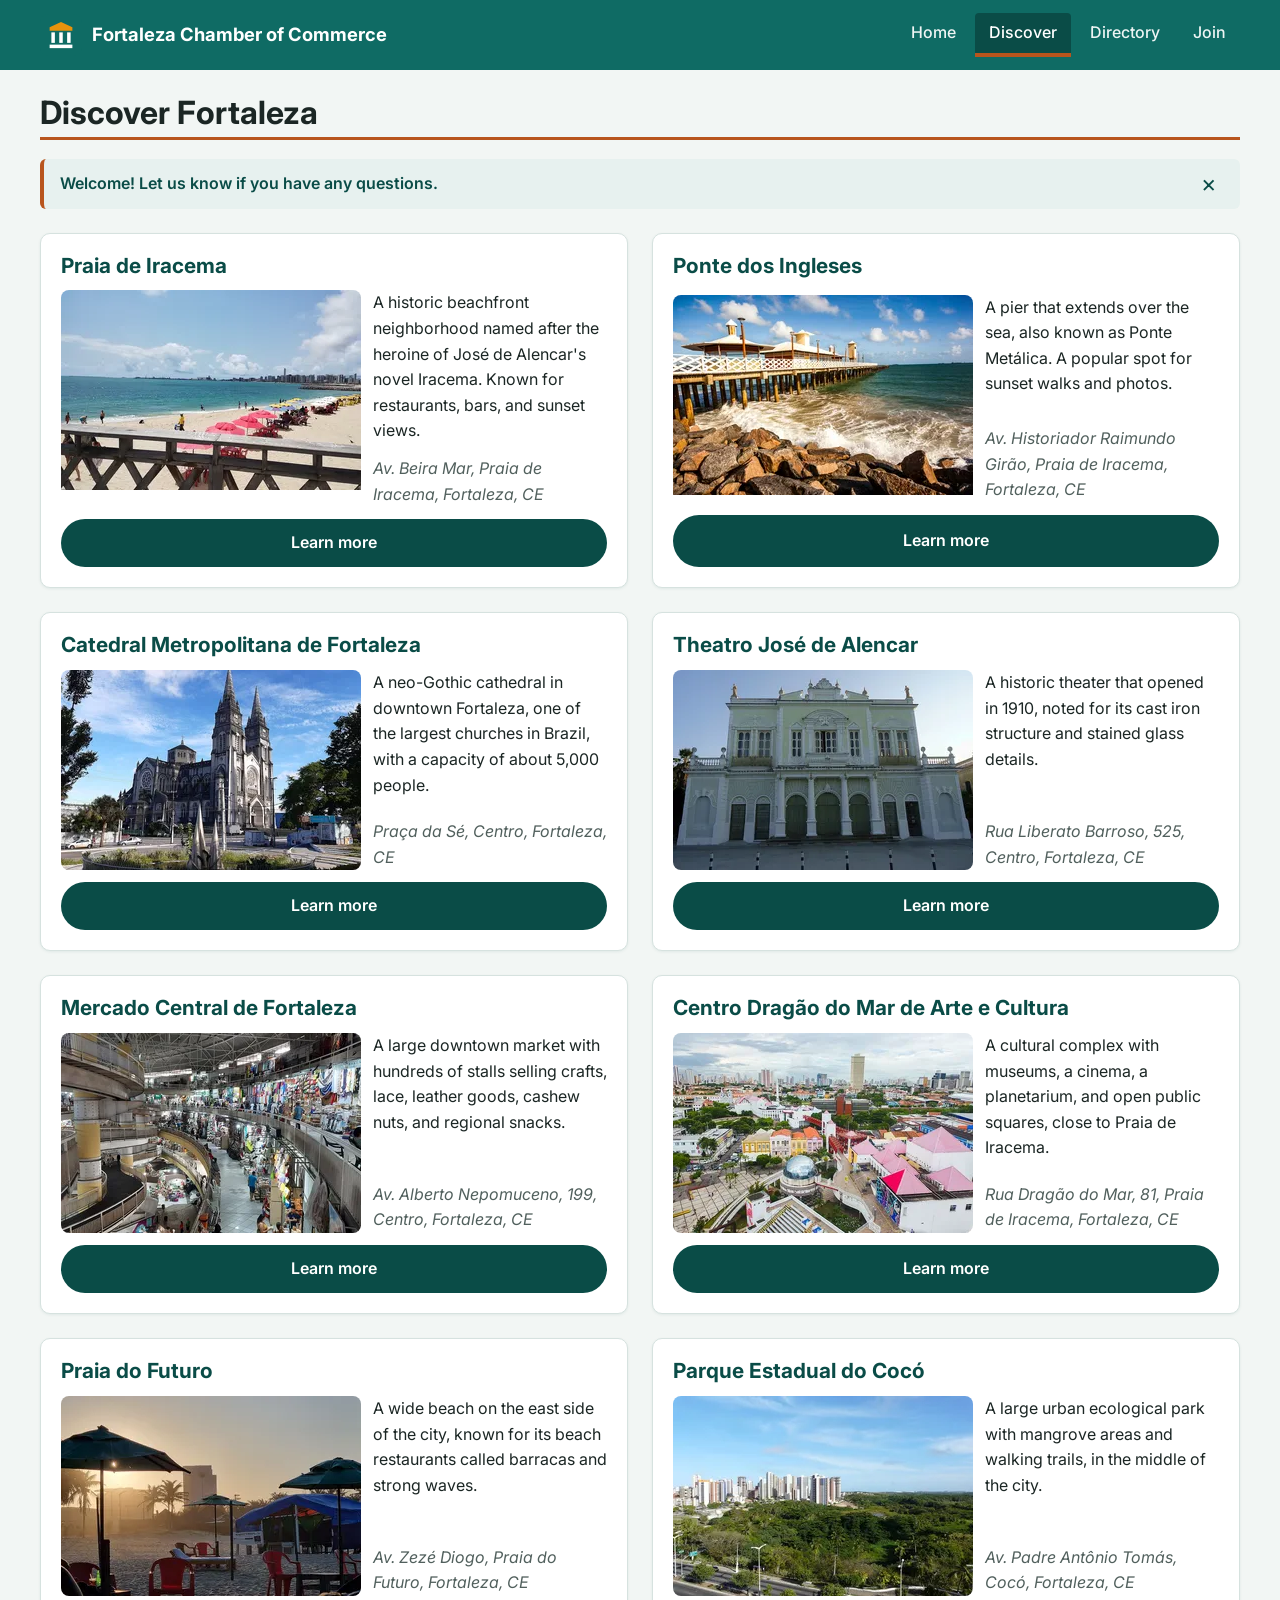
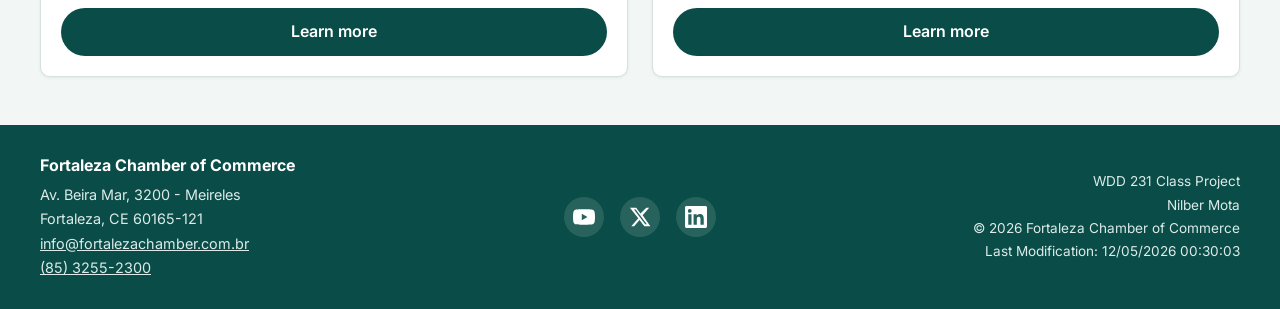
<file: chamber/discover.html>
<!DOCTYPE html>
<html lang="en">
<head>
    <meta charset="UTF-8">
    <meta name="viewport" content="width=device-width, initial-scale=1.0">
    <title>Discover Fortaleza | Fortaleza Chamber of Commerce</title>
    <meta name="description" content="Discover Fortaleza, Ceara: eight places of interest for visitors and future members, from Praia de Iracema to Parque do Coco.">
    <meta name="author" content="Nilber Mota">

    <meta property="og:type" content="website">
    <meta property="og:site_name" content="Fortaleza Chamber of Commerce">
    <meta property="og:title" content="Discover Fortaleza | Fortaleza Chamber of Commerce">
    <meta property="og:description" content="Discover eight places of interest in Fortaleza, Ceara, for visitors and future chamber members.">
    <meta property="og:image" content="https://nilberm.github.io/wdd231/chamber/images/chamber-og.png">
    <meta property="og:url" content="https://nilberm.github.io/wdd231/chamber/discover.html">
    <meta property="og:locale" content="en_US">

    <link rel="icon" href="images/favicon.ico">
    <link rel="preconnect" href="https://fonts.googleapis.com">
    <link rel="preconnect" href="https://fonts.gstatic.com" crossorigin>
    <link rel="preload" href="https://fonts.googleapis.com/css2?family=Inter:wght@400;500;600;700&display=swap" as="style">
    <link rel="stylesheet" href="https://fonts.googleapis.com/css2?family=Inter:wght@400;500;600;700&display=swap" media="print" id="google-font">
    <link rel="stylesheet" href="styles/normalize.css">
    <link rel="stylesheet" href="styles/small.css">
    <link rel="stylesheet" href="styles/larger.css">

    <script src="scripts/fonts.js" defer></script>
    <script src="scripts/navigation.js" defer></script>
    <script src="scripts/date.js" defer></script>
    <script type="module" src="scripts/discover.mjs"></script>
</head>
<body>
    <header class="site-header">
        <div class="wrap site-header__inner">
            <a class="brand" href="index.html">
                <img src="images/logo.svg" alt="" width="42" height="42">
                <span>Fortaleza Chamber of Commerce</span>
            </a>
            <button id="nav-toggle" class="nav-toggle" aria-label="Toggle navigation menu" aria-expanded="false" aria-controls="nav-list">
                <span></span>
                <span></span>
                <span></span>
            </button>
            <nav class="site-nav" aria-label="Primary">
                <ul id="nav-list">
                    <li><a href="index.html">Home</a></li>
                    <li><a href="discover.html" aria-current="page">Discover</a></li>
                    <li><a href="directory.html">Directory</a></li>
                    <li><a href="join.html">Join</a></li>
                </ul>
            </nav>
        </div>
    </header>

    <main class="wrap">
        <h1>Discover Fortaleza</h1>

        <div id="visit-message" class="visit-message" role="status" hidden>
            <p id="visit-text"></p>
            <button type="button" id="visit-close" class="visit-close" aria-label="Dismiss visit message">&times;</button>
        </div>

        <div id="places" class="places"></div>
    </main>

    <dialog id="place-modal" class="modal">
        <h2 id="modal-title"></h2>
        <address id="modal-address"></address>
        <p id="modal-details"></p>
        <button type="button" class="modal-close">Close</button>
    </dialog>

    <footer class="site-footer">
        <div class="wrap">
            <div class="footer-contact">
                <strong>Fortaleza Chamber of Commerce</strong>
                <p>Av. Beira Mar, 3200 - Meireles</p>
                <p>Fortaleza, CE 60165-121</p>
                <p><a href="mailto:info@fortalezachamber.com.br">info@fortalezachamber.com.br</a></p>
                <p><a href="tel:+558532552300">(85) 3255-2300</a></p>
            </div>

            <ul class="footer-social" aria-label="Social media">
                <li>
                    <a href="https://www.youtube.com" target="_blank" rel="noopener" aria-label="YouTube">
                        <svg viewBox="0 0 24 24" aria-hidden="true" focusable="false"><path d="M23.5 6.2a3 3 0 0 0-2.1-2.1C19.5 3.6 12 3.6 12 3.6s-7.5 0-9.4.5A3 3 0 0 0 .5 6.2 31 31 0 0 0 0 12a31 31 0 0 0 .5 5.8 3 3 0 0 0 2.1 2.1c1.9.5 9.4.5 9.4.5s7.5 0 9.4-.5a3 3 0 0 0 2.1-2.1A31 31 0 0 0 24 12a31 31 0 0 0-.5-5.8ZM9.6 15.6V8.4l6.2 3.6-6.2 3.6Z"/></svg>
                    </a>
                </li>
                <li>
                    <a href="https://www.x.com" target="_blank" rel="noopener" aria-label="X (Twitter)">
                        <svg viewBox="0 0 24 24" aria-hidden="true" focusable="false"><path d="M18.9 2H22l-7.1 8.1L23.3 22h-6.6l-5.2-6.8L5.6 22H2.5l7.6-8.7L1 2h6.8l4.7 6.2L18.9 2Zm-1.2 18h1.8L7.3 3.9H5.4L17.7 20Z"/></svg>
                    </a>
                </li>
                <li>
                    <a href="https://www.linkedin.com" target="_blank" rel="noopener" aria-label="LinkedIn">
                        <svg viewBox="0 0 24 24" aria-hidden="true" focusable="false"><path d="M20.45 20.45h-3.56v-5.57c0-1.33-.02-3.04-1.85-3.04-1.85 0-2.14 1.45-2.14 2.94v5.67H9.35V9h3.42v1.56h.05c.48-.9 1.64-1.85 3.37-1.85 3.6 0 4.27 2.37 4.27 5.46v6.28ZM5.34 7.43a2.07 2.07 0 1 1 0-4.13 2.07 2.07 0 0 1 0 4.13ZM7.12 20.45H3.55V9h3.57v11.45ZM22.22 0H1.77C.79 0 0 .77 0 1.72v20.55C0 23.23.79 24 1.77 24h20.45c.98 0 1.78-.77 1.78-1.73V1.72C24 .77 23.2 0 22.22 0Z"/></svg>
                    </a>
                </li>
            </ul>

            <div class="footer-dev">
                <p>WDD 231 Class Project</p>
                <p>Nilber Mota</p>
                <p>&copy; <span id="year"></span> Fortaleza Chamber of Commerce</p>
                <p id="last-modified">Last Modification: </p>
            </div>
        </div>
    </footer>
</body>
</html>
</file>
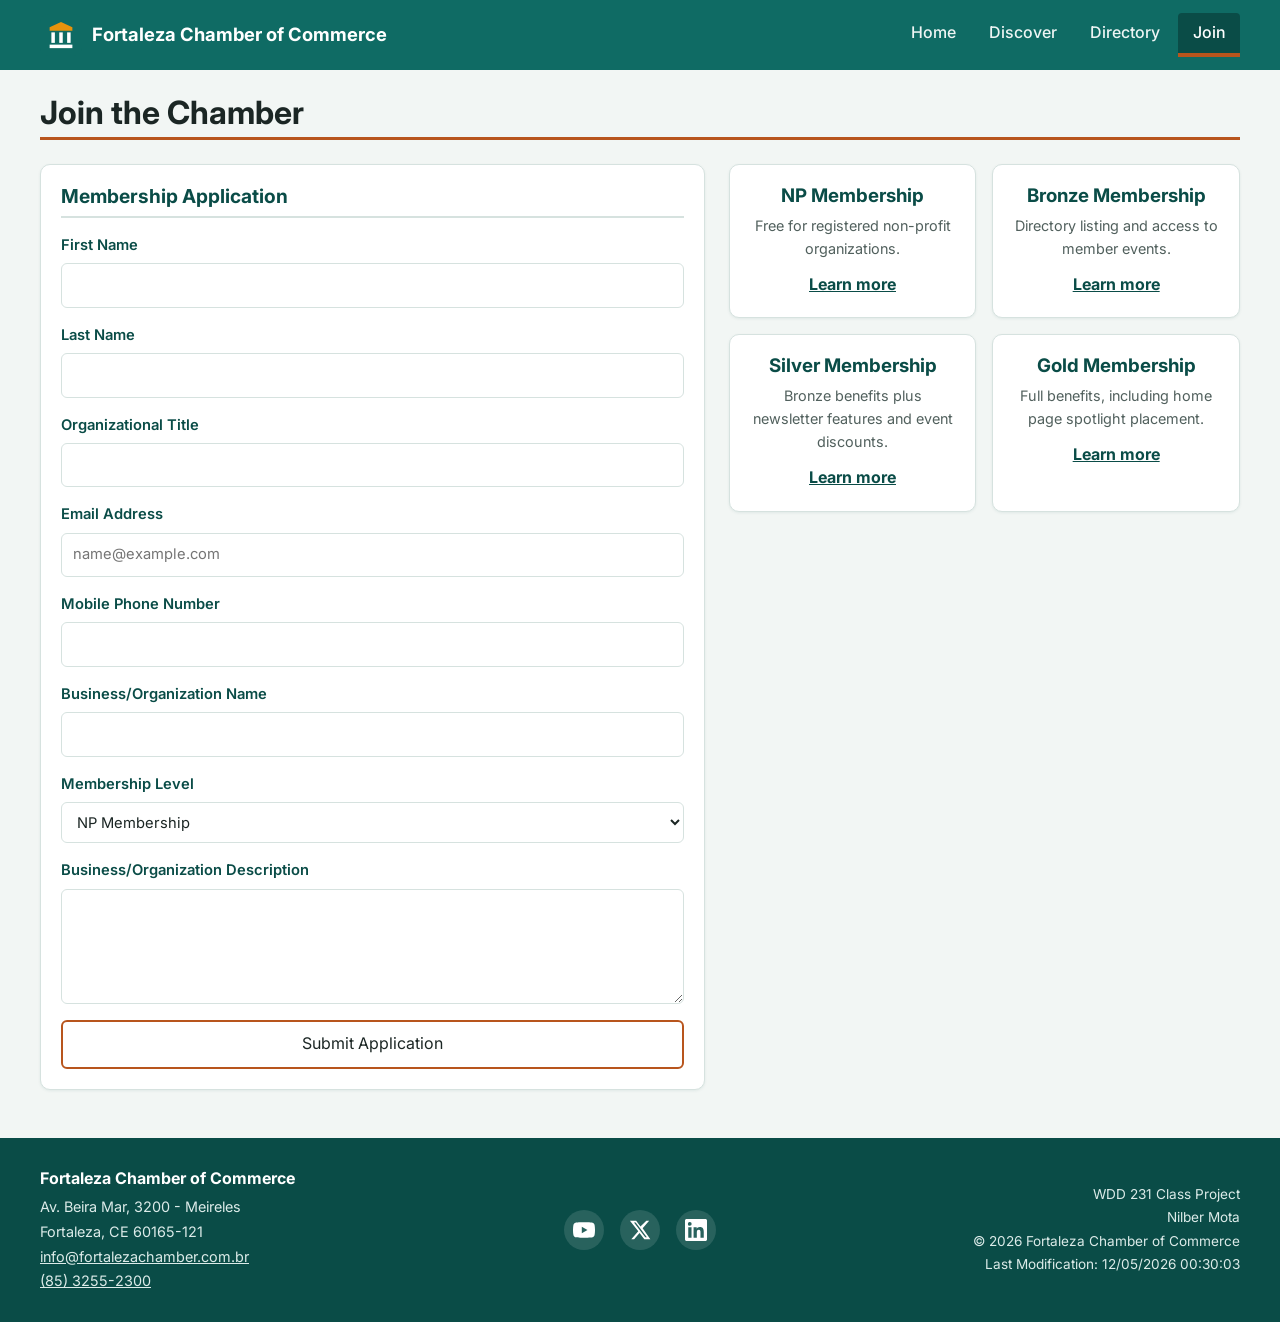
<file: chamber/join.html>
<!DOCTYPE html>
<html lang="en">
<head>
    <meta charset="UTF-8">
    <meta name="viewport" content="width=device-width, initial-scale=1.0">
    <title>Join | Fortaleza Chamber of Commerce</title>
    <meta name="description" content="Apply for membership at the Fortaleza Chamber of Commerce. Choose from NP, Bronze, Silver, and Gold membership levels.">
    <meta name="author" content="Nilber Mota">

    <meta property="og:type" content="website">
    <meta property="og:site_name" content="Fortaleza Chamber of Commerce">
    <meta property="og:title" content="Join | Fortaleza Chamber of Commerce">
    <meta property="og:description" content="Apply for membership at the Fortaleza Chamber of Commerce. Choose from NP, Bronze, Silver, and Gold membership levels.">
    <meta property="og:image" content="https://nilberm.github.io/wdd231/chamber/images/chamber-og.png">
    <meta property="og:url" content="https://nilberm.github.io/wdd231/chamber/join.html">
    <meta property="og:locale" content="en_US">

    <link rel="icon" href="images/favicon.ico">
    <link rel="preconnect" href="https://fonts.googleapis.com">
    <link rel="preconnect" href="https://fonts.gstatic.com" crossorigin>
    <link rel="preload" href="https://fonts.googleapis.com/css2?family=Inter:wght@400;500;600;700&display=swap" as="style">
    <link rel="stylesheet" href="https://fonts.googleapis.com/css2?family=Inter:wght@400;500;600;700&display=swap" media="print" id="google-font">
    <link rel="stylesheet" href="styles/normalize.css">
    <link rel="stylesheet" href="styles/small.css">
    <link rel="stylesheet" href="styles/larger.css">

    <script src="scripts/fonts.js" defer></script>
    <script src="scripts/navigation.js" defer></script>
    <script src="scripts/date.js" defer></script>
    <script src="scripts/join.js" defer></script>
</head>
<body>
    <header class="site-header">
        <div class="wrap site-header__inner">
            <a class="brand" href="index.html">
                <img src="images/logo.svg" alt="" width="42" height="42">
                <span>Fortaleza Chamber of Commerce</span>
            </a>
            <button id="nav-toggle" class="nav-toggle" aria-label="Toggle navigation menu" aria-expanded="false" aria-controls="nav-list">
                <span></span>
                <span></span>
                <span></span>
            </button>
            <nav class="site-nav" aria-label="Primary">
                <ul id="nav-list">
                    <li><a href="index.html">Home</a></li>
                    <li><a href="discover.html">Discover</a></li>
                    <li><a href="directory.html">Directory</a></li>
                    <li><a href="join.html" aria-current="page">Join</a></li>
                </ul>
            </nav>
        </div>
    </header>

    <main class="wrap">
        <h1>Join the Chamber</h1>

        <div class="join-layout">
            <form class="card join-form" action="thankyou.html" method="get">
                <h2>Membership Application</h2>

                <label>
                    First Name
                    <input type="text" name="firstName" title="First Name" autocomplete="given-name" required>
                </label>

                <label>
                    Last Name
                    <input type="text" name="lastName" title="Last Name" autocomplete="family-name" required>
                </label>

                <label>
                    Organizational Title
                    <input type="text" name="orgTitle" title="Organizational title: letters, hyphens, and spaces only, minimum 7 characters" autocomplete="organization-title" pattern="[A-Za-z\-\s]{7,}">
                </label>

                <label>
                    Email Address
                    <input type="email" name="email" title="Email Address" autocomplete="email" placeholder="name@example.com" required>
                </label>

                <label>
                    Mobile Phone Number
                    <input type="tel" name="mobile" title="Mobile Phone Number" autocomplete="tel" required>
                </label>

                <label>
                    Business/Organization Name
                    <input type="text" name="businessName" title="Business or Organization Name" autocomplete="organization" required>
                </label>

                <label>
                    Membership Level
                    <select name="membershipLevel" title="Membership Level">
                        <option value="np">NP Membership</option>
                        <option value="bronze">Bronze Membership</option>
                        <option value="silver">Silver Membership</option>
                        <option value="gold">Gold Membership</option>
                    </select>
                </label>

                <label>
                    Business/Organization Description
                    <textarea name="description" title="Business or Organization Description" rows="4"></textarea>
                </label>

                <input type="hidden" name="timestamp" id="timestamp">

                <input type="submit" value="Submit Application" class="cta">
            </form>

            <div class="membership-cards">
                <section class="card membership-card">
                    <h3>NP Membership</h3>
                    <p>Free for registered non-profit organizations.</p>
                    <button type="button" class="membership-link" data-modal="modal-np">Learn more</button>
                </section>

                <section class="card membership-card">
                    <h3>Bronze Membership</h3>
                    <p>Directory listing and access to member events.</p>
                    <button type="button" class="membership-link" data-modal="modal-bronze">Learn more</button>
                </section>

                <section class="card membership-card">
                    <h3>Silver Membership</h3>
                    <p>Bronze benefits plus newsletter features and event discounts.</p>
                    <button type="button" class="membership-link" data-modal="modal-silver">Learn more</button>
                </section>

                <section class="card membership-card">
                    <h3>Gold Membership</h3>
                    <p>Full benefits, including home page spotlight placement.</p>
                    <button type="button" class="membership-link" data-modal="modal-gold">Learn more</button>
                </section>
            </div>
        </div>
    </main>

    <dialog id="modal-np" class="modal">
        <h2>NP Membership</h2>
        <p>No membership fee for registered non-profit organizations.</p>
        <ul>
            <li>Directory listing</li>
            <li>Access to member networking events</li>
            <li>Monthly newsletter</li>
        </ul>
        <button type="button" class="modal-close">Close</button>
    </dialog>

    <dialog id="modal-bronze" class="modal">
        <h2>Bronze Membership</h2>
        <p>An affordable entry point for small businesses joining the chamber.</p>
        <ul>
            <li>Directory listing</li>
            <li>Access to member networking events</li>
            <li>Monthly newsletter</li>
        </ul>
        <button type="button" class="modal-close">Close</button>
    </dialog>

    <dialog id="modal-silver" class="modal">
        <h2>Silver Membership</h2>
        <p>Added visibility for growing businesses.</p>
        <ul>
            <li>All Bronze benefits</li>
            <li>Featured mention in the monthly newsletter</li>
            <li>10% discount on chamber-hosted events</li>
        </ul>
        <button type="button" class="modal-close">Close</button>
    </dialog>

    <dialog id="modal-gold" class="modal">
        <h2>Gold Membership</h2>
        <p>Maximum exposure and benefits for established businesses.</p>
        <ul>
            <li>All Silver benefits</li>
            <li>Home page spotlight placement</li>
            <li>Free training and workshop access</li>
            <li>20% discount on chamber-hosted events</li>
        </ul>
        <button type="button" class="modal-close">Close</button>
    </dialog>

    <footer class="site-footer">
        <div class="wrap">
            <div class="footer-contact">
                <strong>Fortaleza Chamber of Commerce</strong>
                <p>Av. Beira Mar, 3200 - Meireles</p>
                <p>Fortaleza, CE 60165-121</p>
                <p><a href="mailto:info@fortalezachamber.com.br">info@fortalezachamber.com.br</a></p>
                <p><a href="tel:+558532552300">(85) 3255-2300</a></p>
            </div>

            <ul class="footer-social" aria-label="Social media">
                <li>
                    <a href="https://www.youtube.com" target="_blank" rel="noopener" aria-label="YouTube">
                        <svg viewBox="0 0 24 24" aria-hidden="true" focusable="false"><path d="M23.5 6.2a3 3 0 0 0-2.1-2.1C19.5 3.6 12 3.6 12 3.6s-7.5 0-9.4.5A3 3 0 0 0 .5 6.2 31 31 0 0 0 0 12a31 31 0 0 0 .5 5.8 3 3 0 0 0 2.1 2.1c1.9.5 9.4.5 9.4.5s7.5 0 9.4-.5a3 3 0 0 0 2.1-2.1A31 31 0 0 0 24 12a31 31 0 0 0-.5-5.8ZM9.6 15.6V8.4l6.2 3.6-6.2 3.6Z"/></svg>
                    </a>
                </li>
                <li>
                    <a href="https://www.x.com" target="_blank" rel="noopener" aria-label="X (Twitter)">
                        <svg viewBox="0 0 24 24" aria-hidden="true" focusable="false"><path d="M18.9 2H22l-7.1 8.1L23.3 22h-6.6l-5.2-6.8L5.6 22H2.5l7.6-8.7L1 2h6.8l4.7 6.2L18.9 2Zm-1.2 18h1.8L7.3 3.9H5.4L17.7 20Z"/></svg>
                    </a>
                </li>
                <li>
                    <a href="https://www.linkedin.com" target="_blank" rel="noopener" aria-label="LinkedIn">
                        <svg viewBox="0 0 24 24" aria-hidden="true" focusable="false"><path d="M20.45 20.45h-3.56v-5.57c0-1.33-.02-3.04-1.85-3.04-1.85 0-2.14 1.45-2.14 2.94v5.67H9.35V9h3.42v1.56h.05c.48-.9 1.64-1.85 3.37-1.85 3.6 0 4.27 2.37 4.27 5.46v6.28ZM5.34 7.43a2.07 2.07 0 1 1 0-4.13 2.07 2.07 0 0 1 0 4.13ZM7.12 20.45H3.55V9h3.57v11.45ZM22.22 0H1.77C.79 0 0 .77 0 1.72v20.55C0 23.23.79 24 1.77 24h20.45c.98 0 1.78-.77 1.78-1.73V1.72C24 .77 23.2 0 22.22 0Z"/></svg>
                    </a>
                </li>
            </ul>

            <div class="footer-dev">
                <p>WDD 231 Class Project</p>
                <p>Nilber Mota</p>
                <p>&copy; <span id="year"></span> Fortaleza Chamber of Commerce</p>
                <p id="last-modified">Last Modification: </p>
            </div>
        </div>
    </footer>
</body>
</html>
</file>
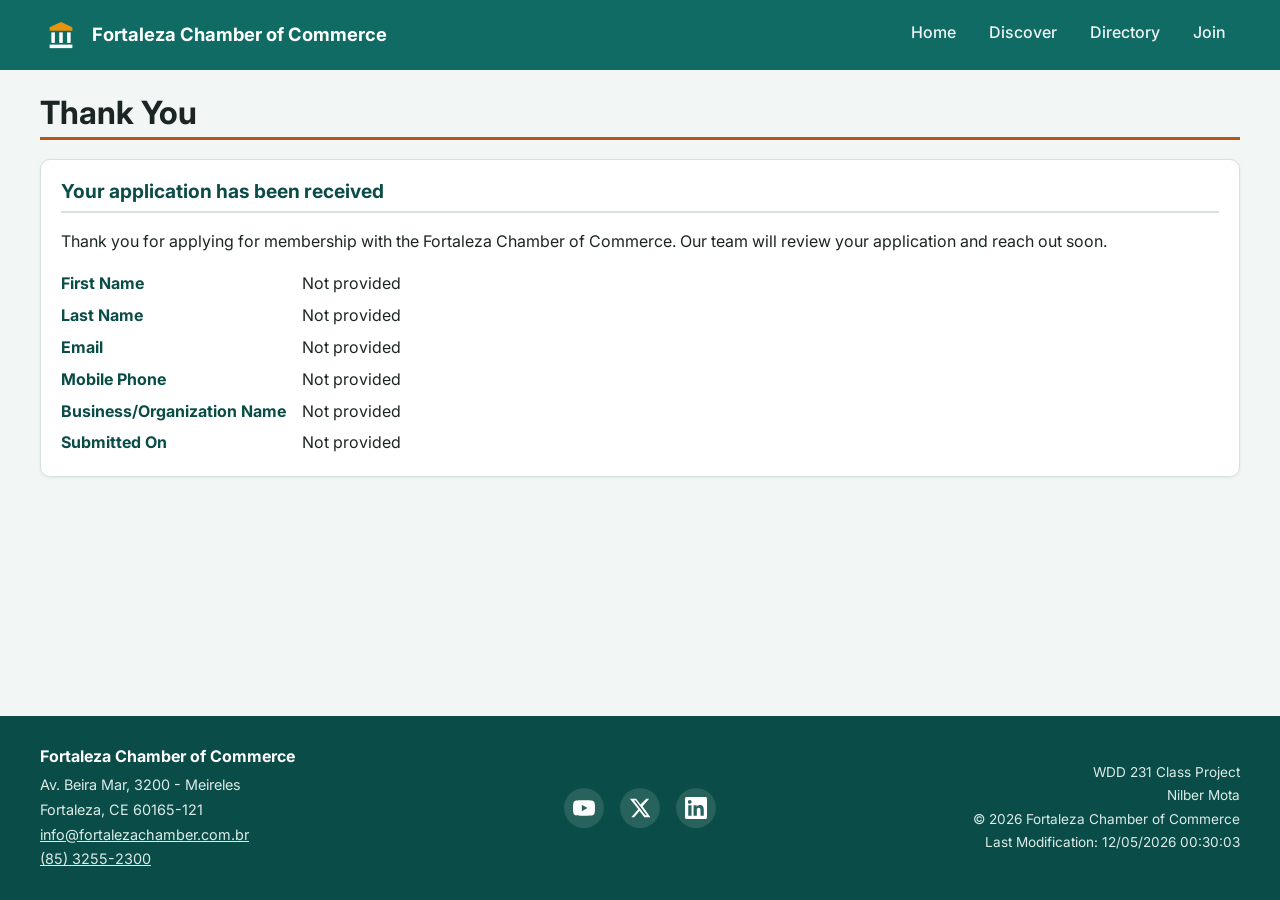
<file: chamber/thankyou.html>
<!DOCTYPE html>
<html lang="en">
<head>
    <meta charset="UTF-8">
    <meta name="viewport" content="width=device-width, initial-scale=1.0">
    <title>Thank You | Fortaleza Chamber of Commerce</title>
    <meta name="description" content="Confirmation page for a Fortaleza Chamber of Commerce membership application.">
    <meta name="author" content="Nilber Mota">

    <meta property="og:type" content="website">
    <meta property="og:site_name" content="Fortaleza Chamber of Commerce">
    <meta property="og:title" content="Thank You | Fortaleza Chamber of Commerce">
    <meta property="og:description" content="Confirmation page for a Fortaleza Chamber of Commerce membership application.">
    <meta property="og:image" content="https://nilberm.github.io/wdd231/chamber/images/chamber-og.png">
    <meta property="og:url" content="https://nilberm.github.io/wdd231/chamber/thankyou.html">
    <meta property="og:locale" content="en_US">

    <link rel="icon" href="images/favicon.ico">
    <link rel="preconnect" href="https://fonts.googleapis.com">
    <link rel="preconnect" href="https://fonts.gstatic.com" crossorigin>
    <link rel="preload" href="https://fonts.googleapis.com/css2?family=Inter:wght@400;500;600;700&display=swap" as="style">
    <link rel="stylesheet" href="https://fonts.googleapis.com/css2?family=Inter:wght@400;500;600;700&display=swap" media="print" id="google-font">
    <link rel="stylesheet" href="styles/normalize.css">
    <link rel="stylesheet" href="styles/small.css">
    <link rel="stylesheet" href="styles/larger.css">

    <script src="scripts/fonts.js" defer></script>
    <script src="scripts/navigation.js" defer></script>
    <script src="scripts/date.js" defer></script>
    <script src="scripts/thankyou.js" defer></script>
</head>
<body>
    <header class="site-header">
        <div class="wrap site-header__inner">
            <a class="brand" href="index.html">
                <img src="images/logo.svg" alt="" width="42" height="42">
                <span>Fortaleza Chamber of Commerce</span>
            </a>
            <button id="nav-toggle" class="nav-toggle" aria-label="Toggle navigation menu" aria-expanded="false" aria-controls="nav-list">
                <span></span>
                <span></span>
                <span></span>
            </button>
            <nav class="site-nav" aria-label="Primary">
                <ul id="nav-list">
                    <li><a href="index.html">Home</a></li>
                    <li><a href="discover.html">Discover</a></li>
                    <li><a href="directory.html">Directory</a></li>
                    <li><a href="join.html">Join</a></li>
                </ul>
            </nav>
        </div>
    </header>

    <main class="wrap">
        <h1>Thank You</h1>

        <section class="card">
            <h2>Your application has been received</h2>
            <p>Thank you for applying for membership with the Fortaleza Chamber of Commerce. Our team will review your application and reach out soon.</p>

            <dl id="submission-summary" class="summary-list">
                <dt>First Name</dt>
                <dd id="out-firstName"></dd>
                <dt>Last Name</dt>
                <dd id="out-lastName"></dd>
                <dt>Email</dt>
                <dd id="out-email"></dd>
                <dt>Mobile Phone</dt>
                <dd id="out-mobile"></dd>
                <dt>Business/Organization Name</dt>
                <dd id="out-businessName"></dd>
                <dt>Submitted On</dt>
                <dd id="out-timestamp"></dd>
            </dl>
        </section>
    </main>

    <footer class="site-footer">
        <div class="wrap">
            <div class="footer-contact">
                <strong>Fortaleza Chamber of Commerce</strong>
                <p>Av. Beira Mar, 3200 - Meireles</p>
                <p>Fortaleza, CE 60165-121</p>
                <p><a href="mailto:info@fortalezachamber.com.br">info@fortalezachamber.com.br</a></p>
                <p><a href="tel:+558532552300">(85) 3255-2300</a></p>
            </div>

            <ul class="footer-social" aria-label="Social media">
                <li>
                    <a href="https://www.youtube.com" target="_blank" rel="noopener" aria-label="YouTube">
                        <svg viewBox="0 0 24 24" aria-hidden="true" focusable="false"><path d="M23.5 6.2a3 3 0 0 0-2.1-2.1C19.5 3.6 12 3.6 12 3.6s-7.5 0-9.4.5A3 3 0 0 0 .5 6.2 31 31 0 0 0 0 12a31 31 0 0 0 .5 5.8 3 3 0 0 0 2.1 2.1c1.9.5 9.4.5 9.4.5s7.5 0 9.4-.5a3 3 0 0 0 2.1-2.1A31 31 0 0 0 24 12a31 31 0 0 0-.5-5.8ZM9.6 15.6V8.4l6.2 3.6-6.2 3.6Z"/></svg>
                    </a>
                </li>
                <li>
                    <a href="https://www.x.com" target="_blank" rel="noopener" aria-label="X (Twitter)">
                        <svg viewBox="0 0 24 24" aria-hidden="true" focusable="false"><path d="M18.9 2H22l-7.1 8.1L23.3 22h-6.6l-5.2-6.8L5.6 22H2.5l7.6-8.7L1 2h6.8l4.7 6.2L18.9 2Zm-1.2 18h1.8L7.3 3.9H5.4L17.7 20Z"/></svg>
                    </a>
                </li>
                <li>
                    <a href="https://www.linkedin.com" target="_blank" rel="noopener" aria-label="LinkedIn">
                        <svg viewBox="0 0 24 24" aria-hidden="true" focusable="false"><path d="M20.45 20.45h-3.56v-5.57c0-1.33-.02-3.04-1.85-3.04-1.85 0-2.14 1.45-2.14 2.94v5.67H9.35V9h3.42v1.56h.05c.48-.9 1.64-1.85 3.37-1.85 3.6 0 4.27 2.37 4.27 5.46v6.28ZM5.34 7.43a2.07 2.07 0 1 1 0-4.13 2.07 2.07 0 0 1 0 4.13ZM7.12 20.45H3.55V9h3.57v11.45ZM22.22 0H1.77C.79 0 0 .77 0 1.72v20.55C0 23.23.79 24 1.77 24h20.45c.98 0 1.78-.77 1.78-1.73V1.72C24 .77 23.2 0 22.22 0Z"/></svg>
                    </a>
                </li>
            </ul>

            <div class="footer-dev">
                <p>WDD 231 Class Project</p>
                <p>Nilber Mota</p>
                <p>&copy; <span id="year"></span> Fortaleza Chamber of Commerce</p>
                <p id="last-modified">Last Modification: </p>
            </div>
        </div>
    </footer>
</body>
</html>
</file>
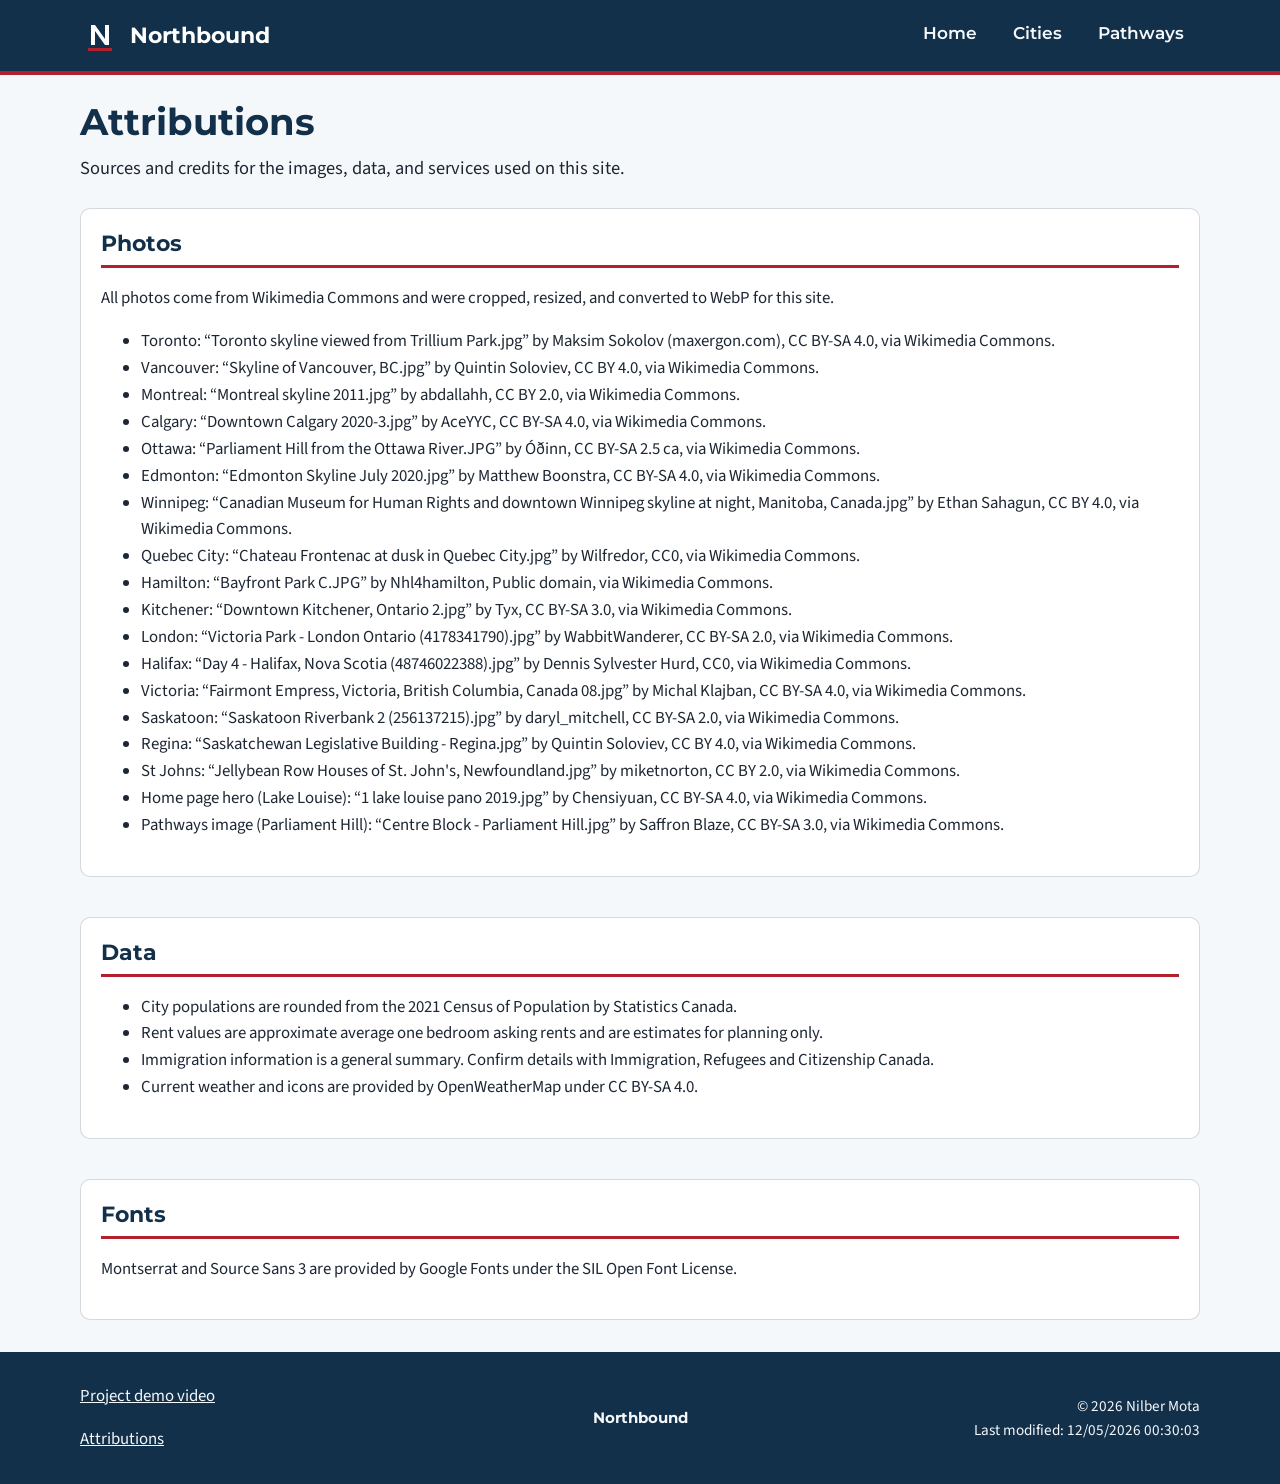
<file: final/attributions.html>
<!DOCTYPE html>
<html lang="en">
<head>
    <meta charset="UTF-8">
    <meta name="viewport" content="width=device-width, initial-scale=1.0">
    <title>Attributions | Northbound</title>
    <meta name="description" content="Photo credits, data sources, and licenses used on the Northbound Canada relocation guide.">
    <meta name="author" content="Nilber Mota">

    <meta property="og:type" content="website">
    <meta property="og:site_name" content="Northbound">
    <meta property="og:title" content="Attributions and Credits | Northbound Guide">
    <meta property="og:description" content="Photo credits, data sources, and licenses used on the Northbound Canada relocation guide.">
    <meta property="og:image" content="https://nilberm.github.io/wdd231/final/images/northbound-og.png">
    <meta property="og:url" content="https://nilberm.github.io/wdd231/final/attributions.html">
    <meta property="og:locale" content="en_US">

    <link rel="icon" href="images/favicon.ico">
    <link rel="preconnect" href="https://fonts.googleapis.com">
    <link rel="preconnect" href="https://fonts.gstatic.com" crossorigin>
    <link rel="stylesheet" href="https://fonts.googleapis.com/css2?family=Montserrat:wght@600;700&family=Source+Sans+3:wght@400;600&display=swap">
    <link rel="stylesheet" href="styles/normalize.css">
    <link rel="stylesheet" href="styles/small.css">
    <link rel="stylesheet" href="styles/larger.css">

    <script type="module" src="scripts/site.mjs"></script>
</head>
<body>
    <a class="skip-link" href="#main">Skip to main content</a>

    <header class="site-header">
        <div class="wrap site-header__inner">
            <a class="brand" href="index.html">
                <img src="images/logo.svg" alt="" width="40" height="40">
                <span>Northbound</span>
            </a>
            <button id="nav-toggle" class="nav-toggle" type="button" aria-label="Toggle navigation menu" aria-expanded="false" aria-controls="nav-list">
                <span></span>
                <span></span>
                <span></span>
            </button>
            <nav class="site-nav" aria-label="Primary">
                <ul id="nav-list">
                    <li><a href="index.html">Home</a></li>
                    <li><a href="cities.html">Cities</a></li>
                    <li><a href="pathways.html">Pathways</a></li>
                </ul>
            </nav>
        </div>
    </header>

    <main id="main" class="wrap">
        <h1 class="page-title">Attributions</h1>
        <p class="lede">Sources and credits for the images, data, and services used on this site.</p>

        <section class="card" aria-labelledby="photos-title">
            <h2 id="photos-title">Photos</h2>
            <p>All photos come from Wikimedia Commons and were cropped, resized, and converted to WebP for this site.</p>
            <ul>
                <li>Toronto: &ldquo;Toronto skyline viewed from Trillium Park.jpg&rdquo; by Maksim Sokolov (maxergon.com), CC BY-SA 4.0, via Wikimedia Commons.</li>
                <li>Vancouver: &ldquo;Skyline of Vancouver, BC.jpg&rdquo; by Quintin Soloviev, CC BY 4.0, via Wikimedia Commons.</li>
                <li>Montreal: &ldquo;Montreal skyline 2011.jpg&rdquo; by abdallahh, CC BY 2.0, via Wikimedia Commons.</li>
                <li>Calgary: &ldquo;Downtown Calgary 2020-3.jpg&rdquo; by AceYYC, CC BY-SA 4.0, via Wikimedia Commons.</li>
                <li>Ottawa: &ldquo;Parliament Hill from the Ottawa River.JPG&rdquo; by Óðinn, CC BY-SA 2.5 ca, via Wikimedia Commons.</li>
                <li>Edmonton: &ldquo;Edmonton Skyline July 2020.jpg&rdquo; by Matthew Boonstra, CC BY-SA 4.0, via Wikimedia Commons.</li>
                <li>Winnipeg: &ldquo;Canadian Museum for Human Rights and downtown Winnipeg skyline at night, Manitoba, Canada.jpg&rdquo; by Ethan Sahagun, CC BY 4.0, via Wikimedia Commons.</li>
                <li>Quebec City: &ldquo;Chateau Frontenac at dusk in Quebec City.jpg&rdquo; by Wilfredor, CC0, via Wikimedia Commons.</li>
                <li>Hamilton: &ldquo;Bayfront Park C.JPG&rdquo; by Nhl4hamilton, Public domain, via Wikimedia Commons.</li>
                <li>Kitchener: &ldquo;Downtown Kitchener, Ontario 2.jpg&rdquo; by Tyx, CC BY-SA 3.0, via Wikimedia Commons.</li>
                <li>London: &ldquo;Victoria Park - London Ontario (4178341790).jpg&rdquo; by WabbitWanderer, CC BY-SA 2.0, via Wikimedia Commons.</li>
                <li>Halifax: &ldquo;Day 4 - Halifax, Nova Scotia (48746022388).jpg&rdquo; by Dennis Sylvester Hurd, CC0, via Wikimedia Commons.</li>
                <li>Victoria: &ldquo;Fairmont Empress, Victoria, British Columbia, Canada 08.jpg&rdquo; by Michal Klajban, CC BY-SA 4.0, via Wikimedia Commons.</li>
                <li>Saskatoon: &ldquo;Saskatoon Riverbank 2 (256137215).jpg&rdquo; by daryl_mitchell, CC BY-SA 2.0, via Wikimedia Commons.</li>
                <li>Regina: &ldquo;Saskatchewan Legislative Building - Regina.jpg&rdquo; by Quintin Soloviev, CC BY 4.0, via Wikimedia Commons.</li>
                <li>St Johns: &ldquo;Jellybean Row Houses of St. John&#x27;s, Newfoundland.jpg&rdquo; by miketnorton, CC BY 2.0, via Wikimedia Commons.</li>
                <li>Home page hero (Lake Louise): &ldquo;1 lake louise pano 2019.jpg&rdquo; by Chensiyuan, CC BY-SA 4.0, via Wikimedia Commons.</li>
                <li>Pathways image (Parliament Hill): &ldquo;Centre Block - Parliament Hill.jpg&rdquo; by Saffron Blaze, CC BY-SA 3.0, via Wikimedia Commons.</li>
            </ul>
        </section>

        <section class="section card" aria-labelledby="data-title">
            <h2 id="data-title">Data</h2>
            <ul>
                <li>City populations are rounded from the 2021 Census of Population by Statistics Canada.</li>
                <li>Rent values are approximate average one bedroom asking rents and are estimates for planning only.</li>
                <li>Immigration information is a general summary. Confirm details with Immigration, Refugees and Citizenship Canada.</li>
                <li>Current weather and icons are provided by OpenWeatherMap under CC BY-SA 4.0.</li>
            </ul>
        </section>

        <section class="section card" aria-labelledby="fonts-title">
            <h2 id="fonts-title">Fonts</h2>
            <p>Montserrat and Source Sans 3 are provided by Google Fonts under the SIL Open Font License.</p>
        </section>
    </main>

    <footer class="site-footer">
        <div class="wrap site-footer__inner">
            <ul class="footer-links">
                <li><a href="https://www.youtube.com/" target="_blank" rel="noopener">Project demo video</a></li>
                <li><a href="attributions.html">Attributions</a></li>
            </ul>
            <p class="footer-brand">Northbound</p>
            <p class="footer-meta">&copy; <span id="year">2026</span> Nilber Mota<br>Last modified: <span id="last-modified"></span></p>
        </div>
    </footer>
</body>
</html>
</file>
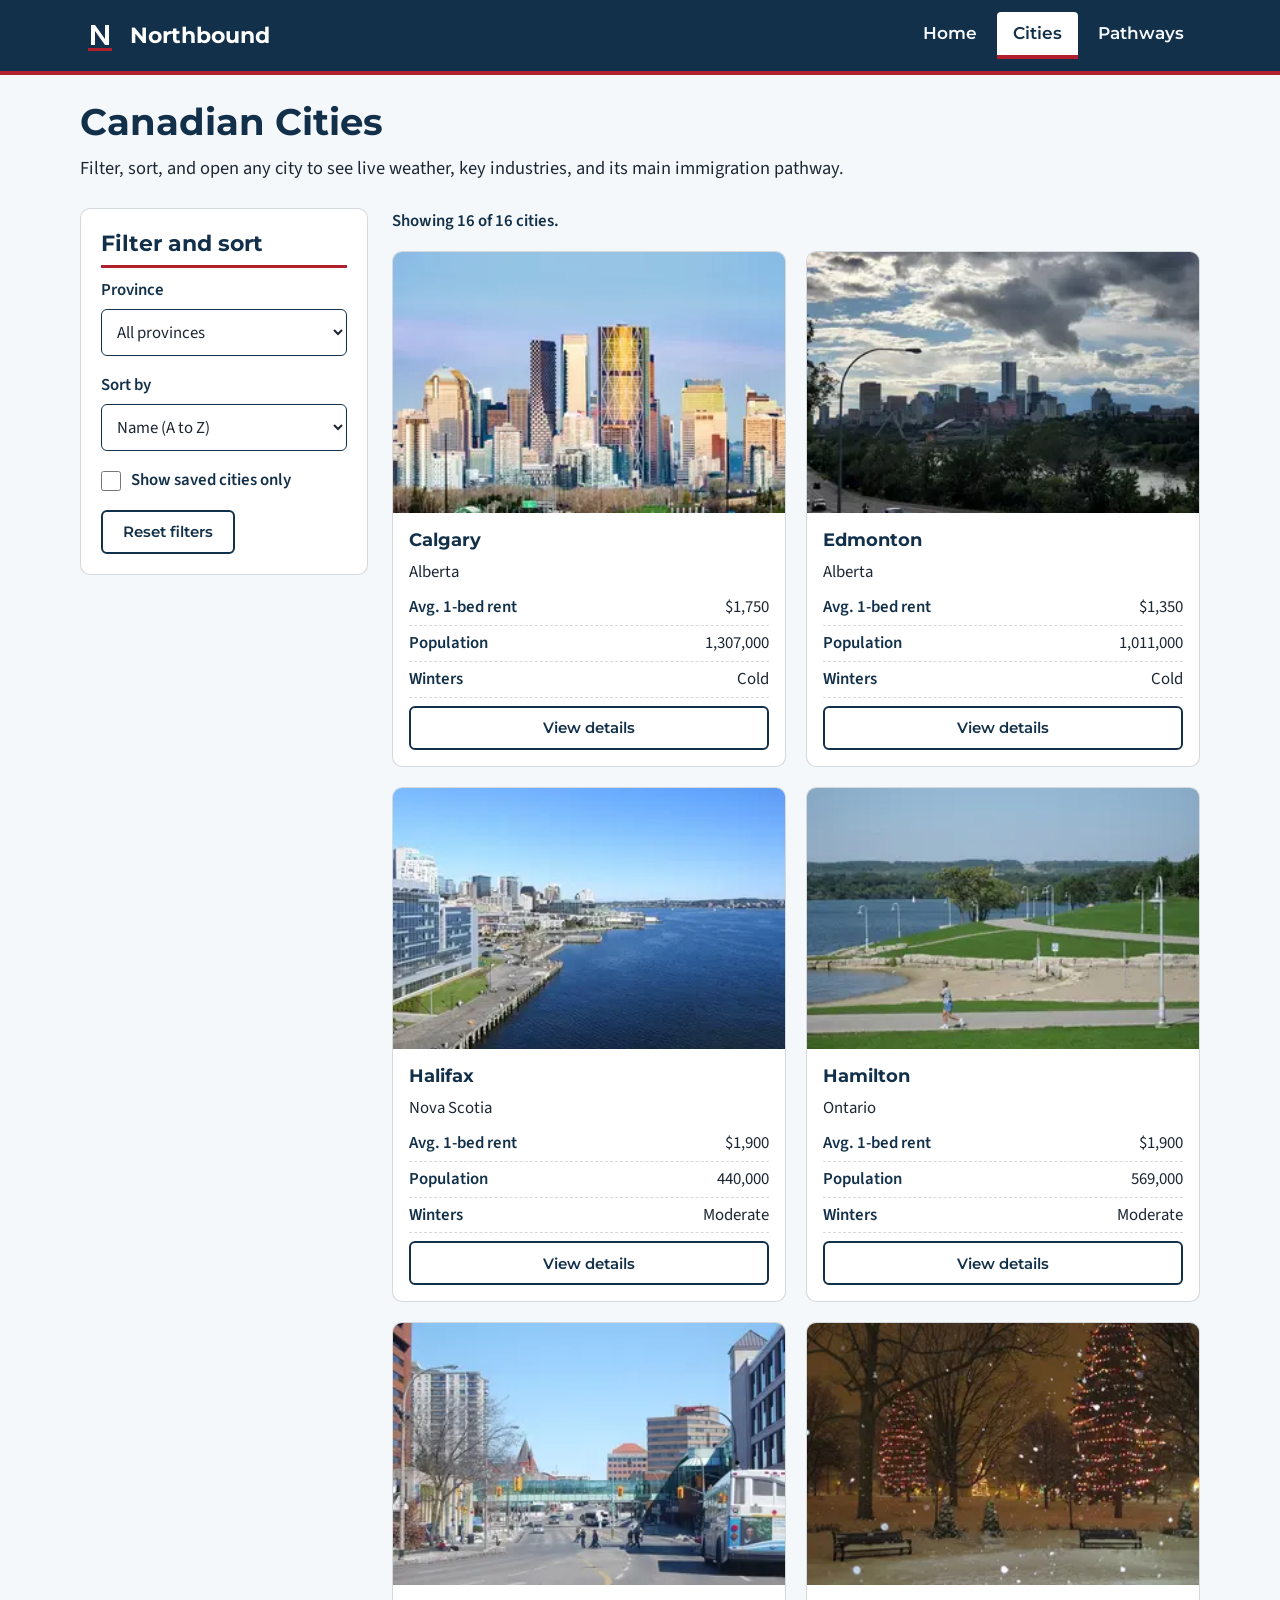
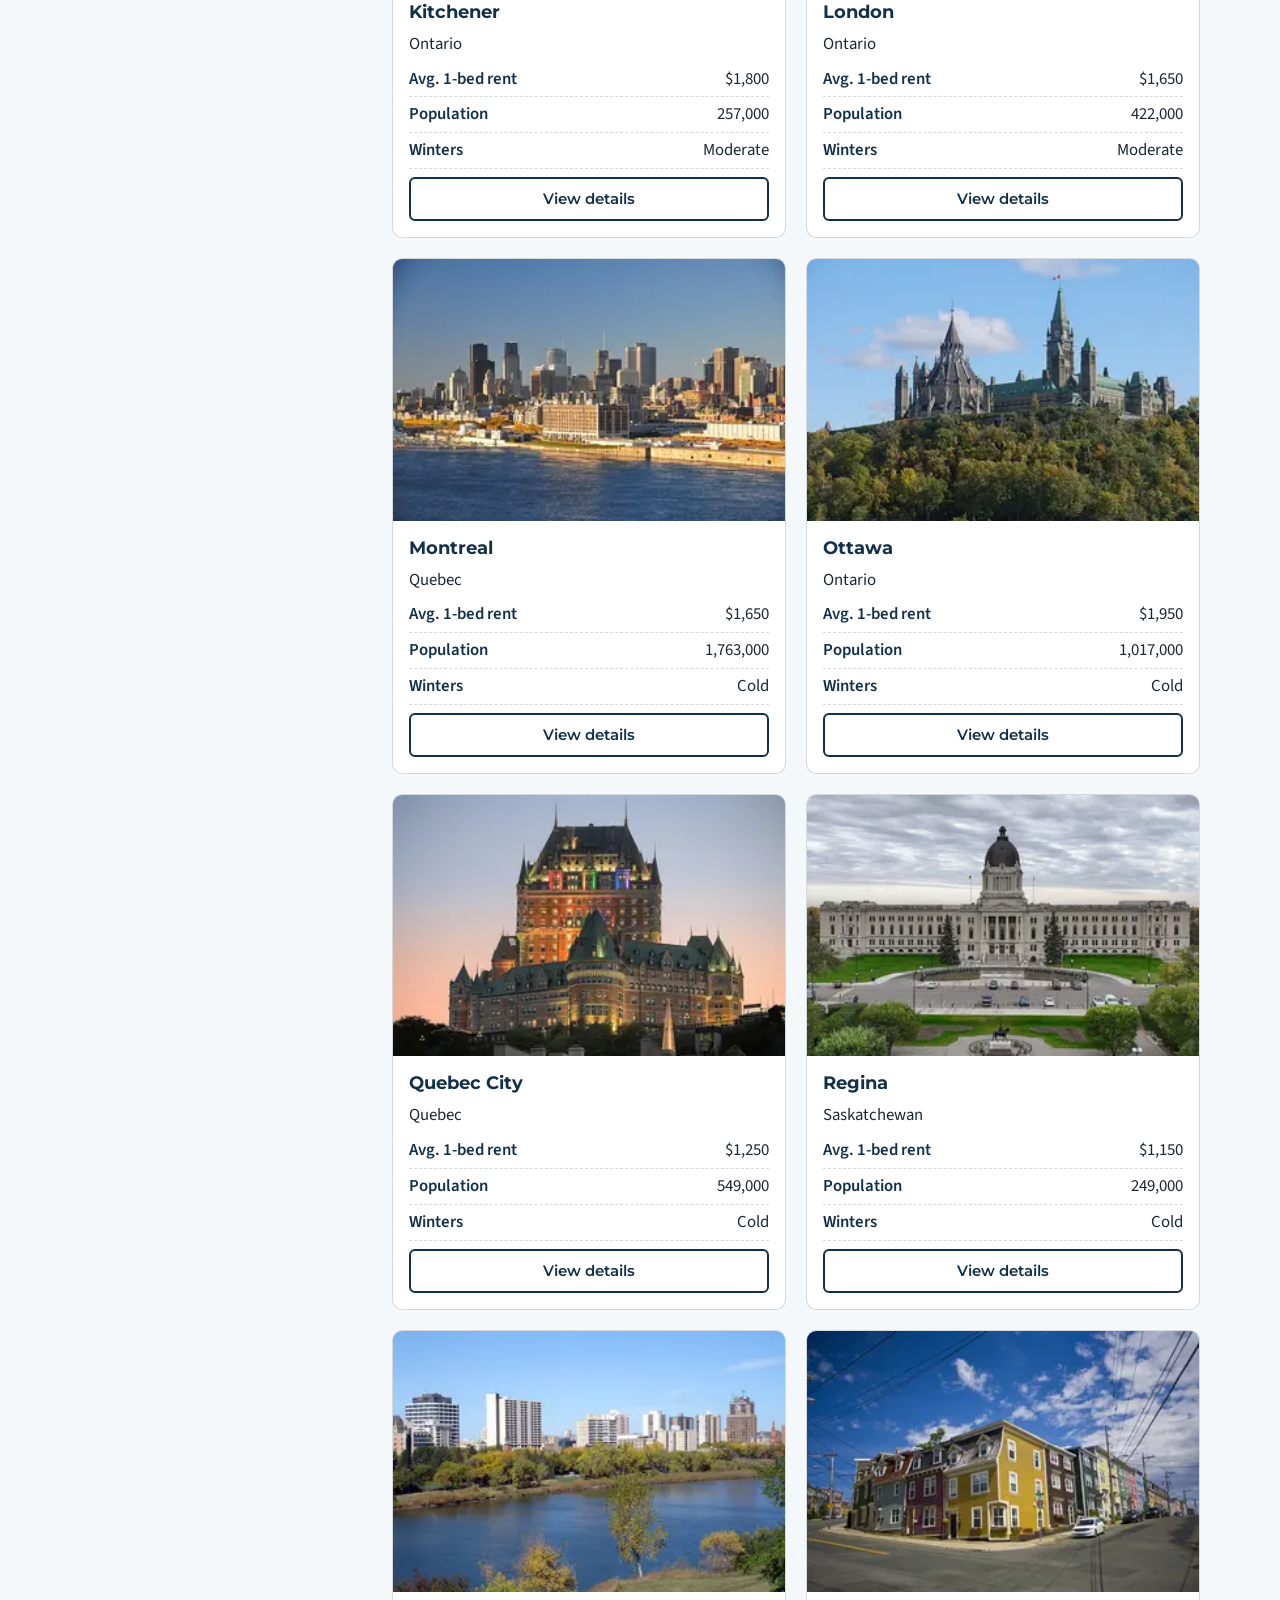
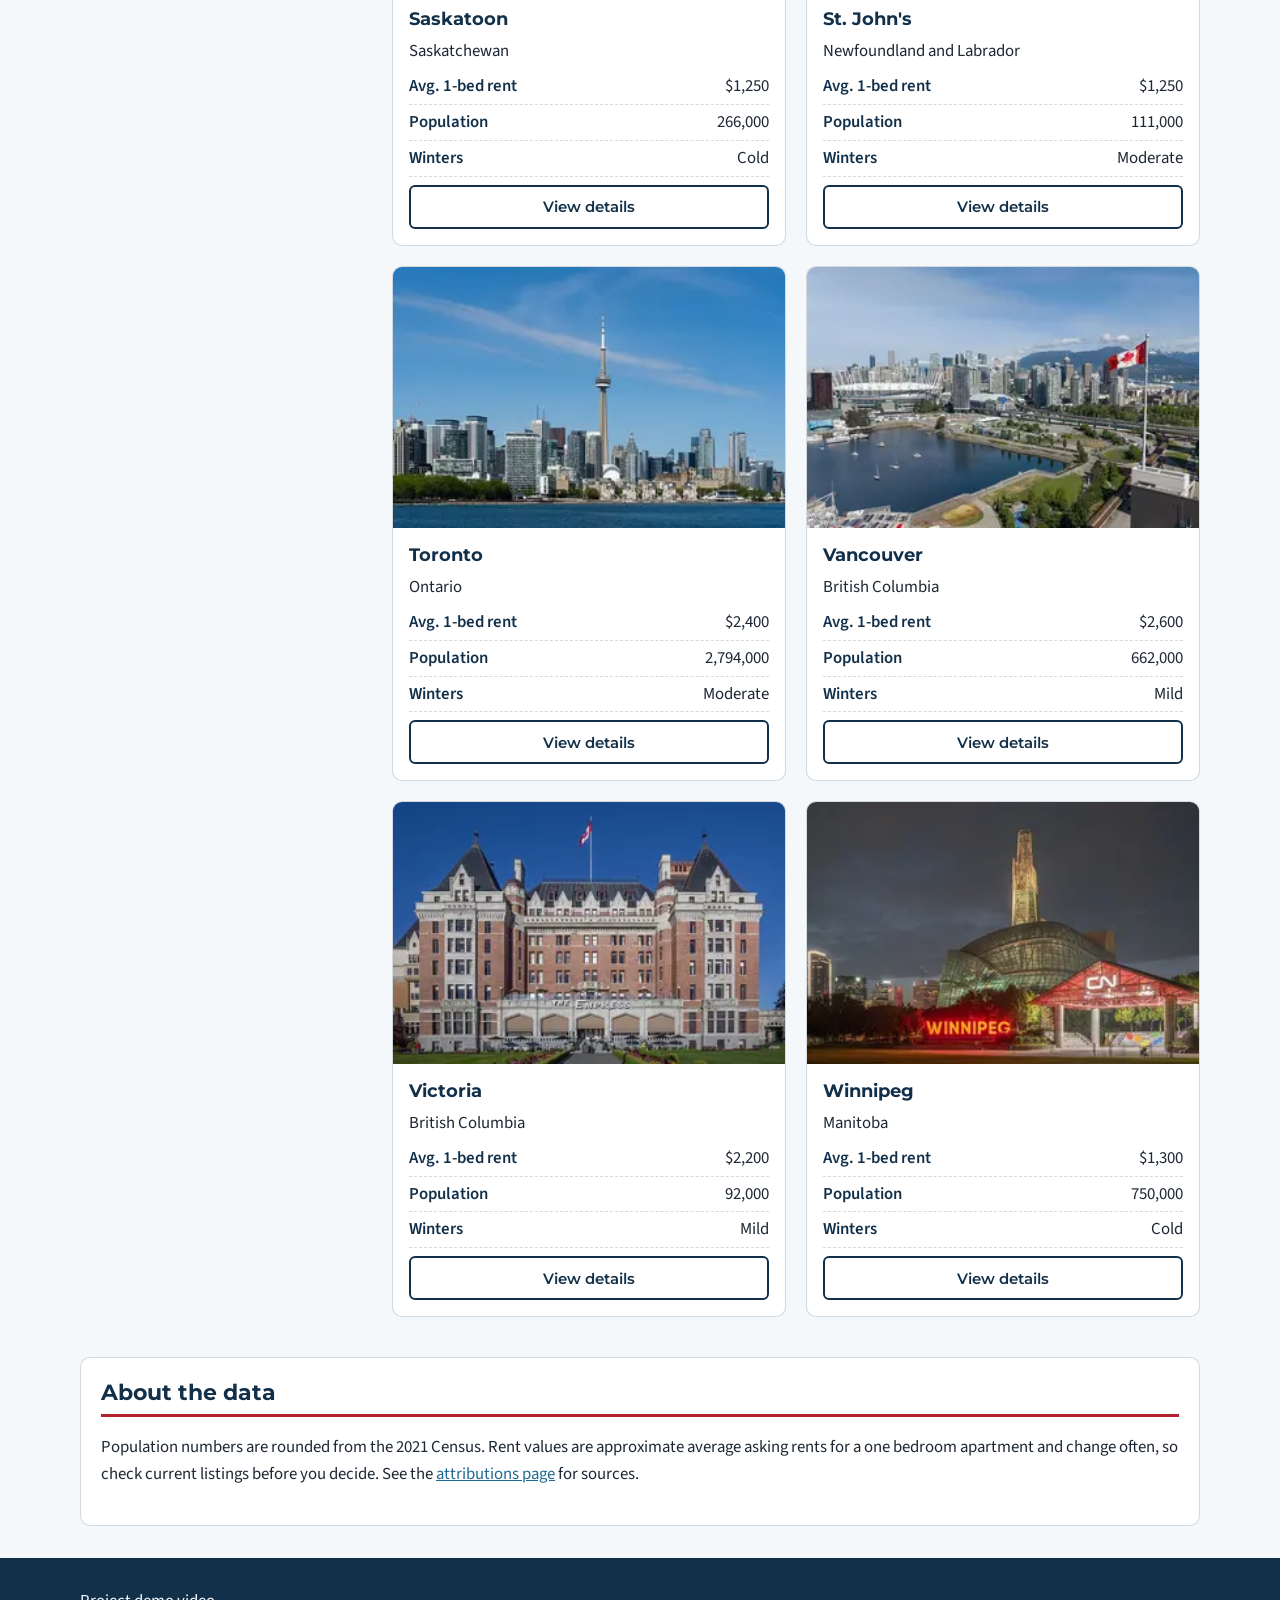
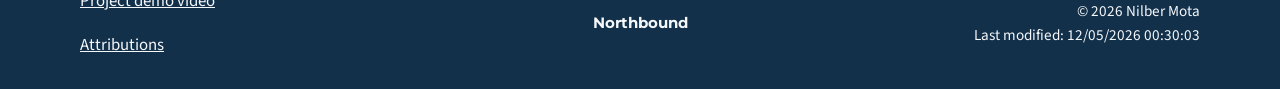
<file: final/cities.html>
<!DOCTYPE html>
<html lang="en">
<head>
    <meta charset="UTF-8">
    <meta name="viewport" content="width=device-width, initial-scale=1.0">
    <title>Canadian Cities | Northbound</title>
    <meta name="description" content="Compare 16 Canadian cities by rent, population, climate, and immigration pathway, and check the live weather before you relocate.">
    <meta name="author" content="Nilber Mota">

    <meta property="og:type" content="website">
    <meta property="og:site_name" content="Northbound">
    <meta property="og:title" content="Compare Canadian Cities | Northbound Guide">
    <meta property="og:description" content="Compare 16 Canadian cities by rent, population, climate, and immigration pathway, and check the live weather before you relocate.">
    <meta property="og:image" content="https://nilberm.github.io/wdd231/final/images/northbound-og.png">
    <meta property="og:url" content="https://nilberm.github.io/wdd231/final/cities.html">
    <meta property="og:locale" content="en_US">

    <link rel="icon" href="images/favicon.ico">
    <link rel="preconnect" href="https://fonts.googleapis.com">
    <link rel="preconnect" href="https://fonts.gstatic.com" crossorigin>
    <link rel="stylesheet" href="https://fonts.googleapis.com/css2?family=Montserrat:wght@600;700&family=Source+Sans+3:wght@400;600&display=swap">
    <link rel="stylesheet" href="styles/normalize.css">
    <link rel="stylesheet" href="styles/small.css">
    <link rel="stylesheet" href="styles/larger.css">

    <script type="module" src="scripts/cities.mjs"></script>
</head>
<body>
    <a class="skip-link" href="#main">Skip to main content</a>

    <header class="site-header">
        <div class="wrap site-header__inner">
            <a class="brand" href="index.html">
                <img src="images/logo.svg" alt="" width="40" height="40">
                <span>Northbound</span>
            </a>
            <button id="nav-toggle" class="nav-toggle" type="button" aria-label="Toggle navigation menu" aria-expanded="false" aria-controls="nav-list">
                <span></span>
                <span></span>
                <span></span>
            </button>
            <nav class="site-nav" aria-label="Primary">
                <ul id="nav-list">
                    <li><a href="index.html">Home</a></li>
                    <li><a href="cities.html" aria-current="page">Cities</a></li>
                    <li><a href="pathways.html">Pathways</a></li>
                </ul>
            </nav>
        </div>
    </header>

    <main id="main" class="wrap">
        <h1 class="page-title">Canadian Cities</h1>
        <p class="lede">Filter, sort, and open any city to see live weather, key industries, and its main immigration pathway.</p>

        <div class="cities-layout">
            <section class="card filters" aria-labelledby="filters-title">
                <h2 id="filters-title">Filter and sort</h2>
                <form id="filters">
                    <label class="field" for="province">Province
                        <select id="province" name="province" title="Filter cities by province">
                            <option value="all">All provinces</option>
                        </select>
                    </label>
                    <label class="field" for="sort">Sort by
                        <select id="sort" name="sort" title="Sort the cities">
                            <option value="name">Name (A to Z)</option>
                            <option value="rent-asc">Rent (low to high)</option>
                            <option value="rent-desc">Rent (high to low)</option>
                            <option value="population">Population (largest first)</option>
                        </select>
                    </label>
                    <label class="field field--check" for="saved-only">
                        <input type="checkbox" id="saved-only" name="savedOnly">
                        Show saved cities only
                    </label>
                    <button type="button" id="reset-filters" class="btn btn--outline">Reset filters</button>
                </form>
            </section>

            <section aria-labelledby="results-title">
                <h2 id="results-title" class="visually-hidden">Cities</h2>
                <p id="results-status" class="status" role="status">Loading cities...</p>
                <div id="city-list" class="card-grid"></div>
            </section>
        </div>

        <section class="section card" aria-labelledby="data-title">
            <h2 id="data-title">About the data</h2>
            <p>Population numbers are rounded from the 2021 Census. Rent values are approximate average asking rents for a one bedroom apartment and change often, so check current listings before you decide. See the <a href="attributions.html">attributions page</a> for sources.</p>
        </section>
    </main>

    <dialog id="city-modal" class="modal" aria-labelledby="modal-title">
        <h2 id="modal-title">City details</h2>
        <p id="modal-province"></p>
        <p id="modal-description"></p>
        <dl id="modal-facts" class="facts"></dl>
        <div id="modal-weather" class="weather" aria-live="polite"></div>
        <div class="modal__actions">
            <button type="button" id="modal-save" class="btn btn--outline" aria-pressed="false">Save to favorites</button>
            <button type="button" id="modal-close" class="btn">Close</button>
        </div>
    </dialog>

    <footer class="site-footer">
        <div class="wrap site-footer__inner">
            <ul class="footer-links">
                <li><a href="https://www.youtube.com/" target="_blank" rel="noopener">Project demo video</a></li>
                <li><a href="attributions.html">Attributions</a></li>
            </ul>
            <p class="footer-brand">Northbound</p>
            <p class="footer-meta">&copy; <span id="year">2026</span> Nilber Mota<br>Last modified: <span id="last-modified"></span></p>
        </div>
    </footer>
</body>
</html>
</file>
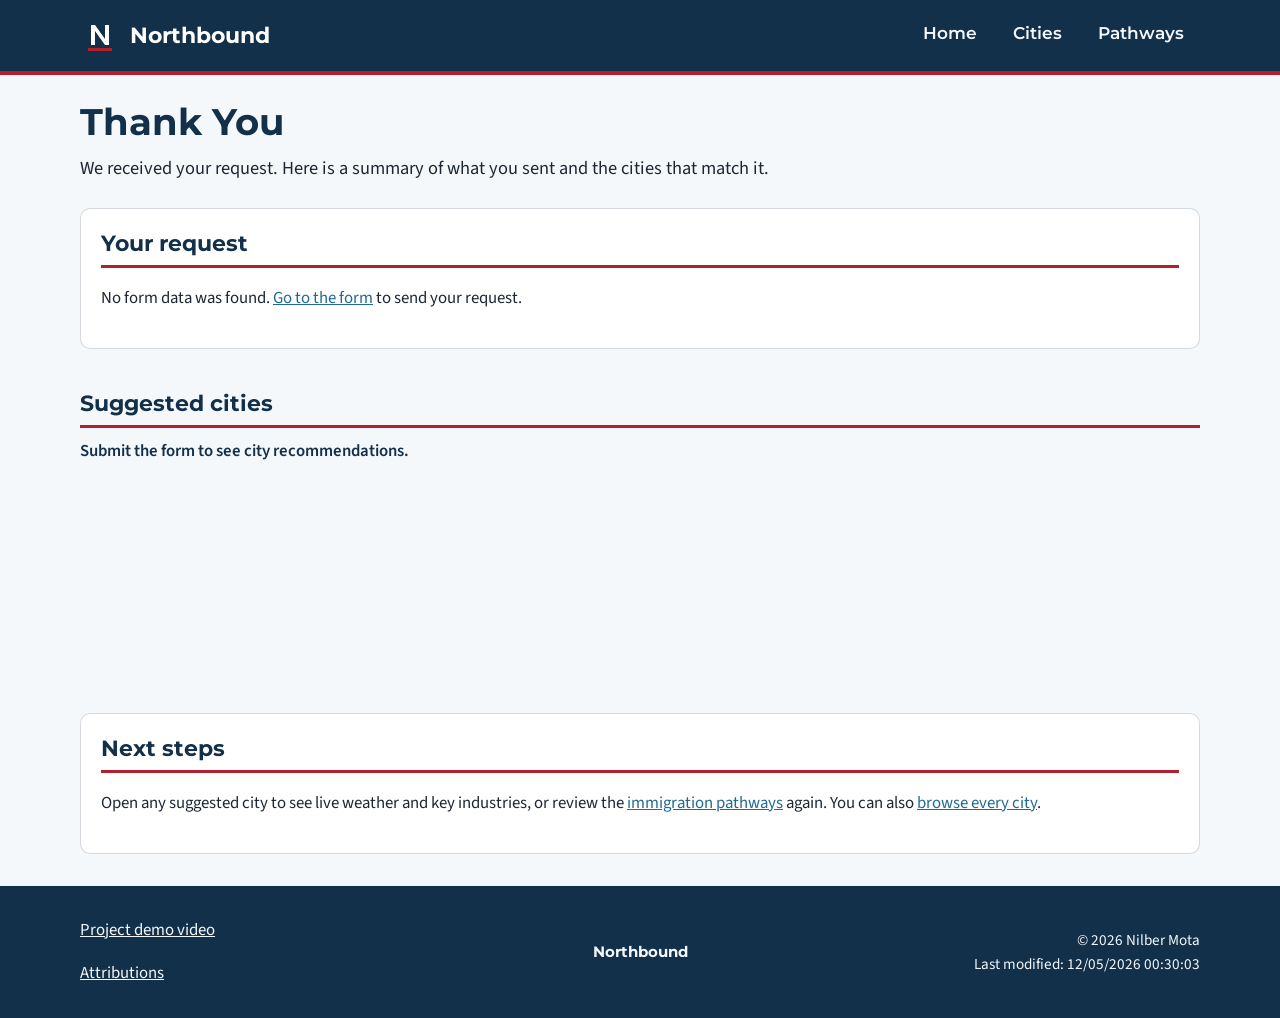
<file: final/confirmation.html>
<!DOCTYPE html>
<html lang="en">
<head>
    <meta charset="UTF-8">
    <meta name="viewport" content="width=device-width, initial-scale=1.0">
    <title>Request Received | Northbound</title>
    <meta name="description" content="Confirmation of your Northbound city recommendation request, with a summary of your answers and suggested Canadian cities.">
    <meta name="author" content="Nilber Mota">

    <meta property="og:type" content="website">
    <meta property="og:site_name" content="Northbound">
    <meta property="og:title" content="Request Received | Northbound Relocation Guide">
    <meta property="og:description" content="Confirmation of your Northbound city recommendation request, with a summary of your answers and suggested Canadian cities.">
    <meta property="og:image" content="https://nilberm.github.io/wdd231/final/images/northbound-og.png">
    <meta property="og:url" content="https://nilberm.github.io/wdd231/final/confirmation.html">
    <meta property="og:locale" content="en_US">

    <link rel="icon" href="images/favicon.ico">
    <link rel="preconnect" href="https://fonts.googleapis.com">
    <link rel="preconnect" href="https://fonts.gstatic.com" crossorigin>
    <link rel="stylesheet" href="https://fonts.googleapis.com/css2?family=Montserrat:wght@600;700&family=Source+Sans+3:wght@400;600&display=swap">
    <link rel="stylesheet" href="styles/normalize.css">
    <link rel="stylesheet" href="styles/small.css">
    <link rel="stylesheet" href="styles/larger.css">

    <script type="module" src="scripts/confirmation.mjs"></script>
</head>
<body>
    <a class="skip-link" href="#main">Skip to main content</a>

    <header class="site-header">
        <div class="wrap site-header__inner">
            <a class="brand" href="index.html">
                <img src="images/logo.svg" alt="" width="40" height="40">
                <span>Northbound</span>
            </a>
            <button id="nav-toggle" class="nav-toggle" type="button" aria-label="Toggle navigation menu" aria-expanded="false" aria-controls="nav-list">
                <span></span>
                <span></span>
                <span></span>
            </button>
            <nav class="site-nav" aria-label="Primary">
                <ul id="nav-list">
                    <li><a href="index.html">Home</a></li>
                    <li><a href="cities.html">Cities</a></li>
                    <li><a href="pathways.html">Pathways</a></li>
                </ul>
            </nav>
        </div>
    </header>

    <main id="main" class="wrap">
        <h1 class="page-title">Thank You</h1>
        <p class="lede">We received your request. Here is a summary of what you sent and the cities that match it.</p>

        <section class="card" aria-labelledby="summary-title">
            <h2 id="summary-title">Your request</h2>
            <dl id="summary" class="summary"></dl>
        </section>

        <section class="section" aria-labelledby="recommendations-title">
            <h2 id="recommendations-title">Suggested cities</h2>
            <p id="recommendations-note" class="status">Loading suggestions...</p>
            <div id="recommendations" class="card-grid"></div>
        </section>

        <section class="section card" aria-labelledby="next-title">
            <h2 id="next-title">Next steps</h2>
            <p>Open any suggested city to see live weather and key industries, or review the <a href="pathways.html">immigration pathways</a> again. You can also <a href="cities.html">browse every city</a>.</p>
        </section>
    </main>

    <footer class="site-footer">
        <div class="wrap site-footer__inner">
            <ul class="footer-links">
                <li><a href="https://www.youtube.com/" target="_blank" rel="noopener">Project demo video</a></li>
                <li><a href="attributions.html">Attributions</a></li>
            </ul>
            <p class="footer-brand">Northbound</p>
            <p class="footer-meta">&copy; <span id="year">2026</span> Nilber Mota<br>Last modified: <span id="last-modified"></span></p>
        </div>
    </footer>
</body>
</html>
</file>
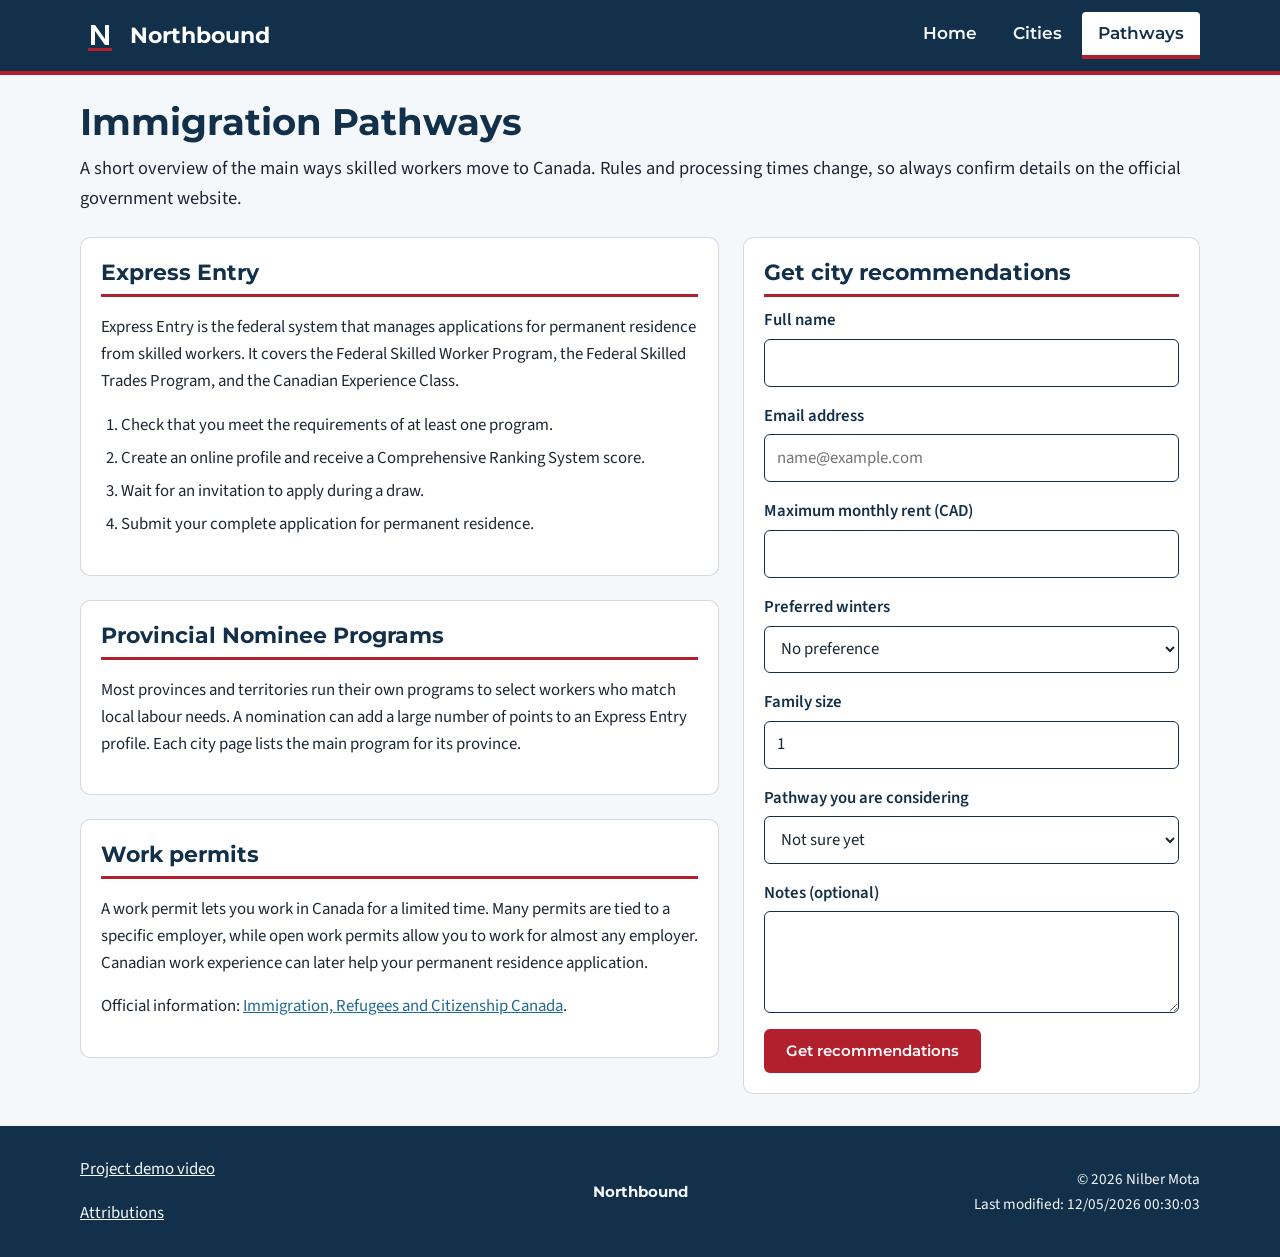
<file: final/pathways.html>
<!DOCTYPE html>
<html lang="en">
<head>
    <meta charset="UTF-8">
    <meta name="viewport" content="width=device-width, initial-scale=1.0">
    <title>Immigration Pathways | Northbound</title>
    <meta name="description" content="Learn how Express Entry, provincial nominee programs, and work permits work, then request city recommendations that match your budget.">
    <meta name="author" content="Nilber Mota">

    <meta property="og:type" content="website">
    <meta property="og:site_name" content="Northbound">
    <meta property="og:title" content="Canada Immigration Pathways | Northbound Guide">
    <meta property="og:description" content="Learn how Express Entry, provincial nominee programs, and work permits work, then request city recommendations that match your budget.">
    <meta property="og:image" content="https://nilberm.github.io/wdd231/final/images/northbound-og.png">
    <meta property="og:url" content="https://nilberm.github.io/wdd231/final/pathways.html">
    <meta property="og:locale" content="en_US">

    <link rel="icon" href="images/favicon.ico">
    <link rel="preconnect" href="https://fonts.googleapis.com">
    <link rel="preconnect" href="https://fonts.gstatic.com" crossorigin>
    <link rel="stylesheet" href="https://fonts.googleapis.com/css2?family=Montserrat:wght@600;700&family=Source+Sans+3:wght@400;600&display=swap">
    <link rel="stylesheet" href="styles/normalize.css">
    <link rel="stylesheet" href="styles/small.css">
    <link rel="stylesheet" href="styles/larger.css">

    <script type="module" src="scripts/site.mjs"></script>
</head>
<body>
    <a class="skip-link" href="#main">Skip to main content</a>

    <header class="site-header">
        <div class="wrap site-header__inner">
            <a class="brand" href="index.html">
                <img src="images/logo.svg" alt="" width="40" height="40">
                <span>Northbound</span>
            </a>
            <button id="nav-toggle" class="nav-toggle" type="button" aria-label="Toggle navigation menu" aria-expanded="false" aria-controls="nav-list">
                <span></span>
                <span></span>
                <span></span>
            </button>
            <nav class="site-nav" aria-label="Primary">
                <ul id="nav-list">
                    <li><a href="index.html">Home</a></li>
                    <li><a href="cities.html">Cities</a></li>
                    <li><a href="pathways.html" aria-current="page">Pathways</a></li>
                </ul>
            </nav>
        </div>
    </header>

    <main id="main" class="wrap">
        <h1 class="page-title">Immigration Pathways</h1>
        <p class="lede">A short overview of the main ways skilled workers move to Canada. Rules and processing times change, so always confirm details on the official government website.</p>

        <div class="pathways-layout">
            <div class="pathways-content">
                <section class="card" aria-labelledby="express-title">
                    <h2 id="express-title">Express Entry</h2>
                    <p>Express Entry is the federal system that manages applications for permanent residence from skilled workers. It covers the Federal Skilled Worker Program, the Federal Skilled Trades Program, and the Canadian Experience Class.</p>
                    <ol class="steps">
                        <li>Check that you meet the requirements of at least one program.</li>
                        <li>Create an online profile and receive a Comprehensive Ranking System score.</li>
                        <li>Wait for an invitation to apply during a draw.</li>
                        <li>Submit your complete application for permanent residence.</li>
                    </ol>
                </section>

                <section class="card" aria-labelledby="pnp-title">
                    <h2 id="pnp-title">Provincial Nominee Programs</h2>
                    <p>Most provinces and territories run their own programs to select workers who match local labour needs. A nomination can add a large number of points to an Express Entry profile. Each city page lists the main program for its province.</p>
                </section>

                <section class="card" aria-labelledby="permits-title">
                    <h2 id="permits-title">Work permits</h2>
                    <p>A work permit lets you work in Canada for a limited time. Many permits are tied to a specific employer, while open work permits allow you to work for almost any employer. Canadian work experience can later help your permanent residence application.</p>
                    <p>Official information: <a href="https://www.canada.ca/en/immigration-refugees-citizenship.html" target="_blank" rel="noopener">Immigration, Refugees and Citizenship Canada</a>.</p>
                </section>
            </div>

            <section class="card form-card" aria-labelledby="form-title">
                <h2 id="form-title">Get city recommendations</h2>
                <form action="confirmation.html" method="get">
                    <label class="field" for="fullName">Full name
                        <input type="text" id="fullName" name="fullName" title="Your full name" autocomplete="name" required>
                    </label>
                    <label class="field" for="email">Email address
                        <input type="email" id="email" name="email" title="Your email address" autocomplete="email" placeholder="name@example.com" required>
                    </label>
                    <label class="field" for="budget">Maximum monthly rent (CAD)
                        <input type="number" id="budget" name="budget" title="Maximum monthly rent in Canadian dollars" min="500" max="6000" step="50" inputmode="numeric" required>
                    </label>
                    <label class="field" for="climate">Preferred winters
                        <select id="climate" name="climate" title="Preferred winter climate">
                            <option value="any">No preference</option>
                            <option value="mild">Mild</option>
                            <option value="moderate">Moderate</option>
                            <option value="cold">Cold and snowy</option>
                        </select>
                    </label>
                    <label class="field" for="familySize">Family size
                        <input type="number" id="familySize" name="familySize" title="Number of people moving" min="1" max="10" value="1" required>
                    </label>
                    <label class="field" for="pathway">Pathway you are considering
                        <select id="pathway" name="pathway" title="Immigration pathway you are considering">
                            <option value="not-sure">Not sure yet</option>
                            <option value="express-entry">Express Entry</option>
                            <option value="pnp">Provincial Nominee Program</option>
                            <option value="work-permit">Work permit</option>
                        </select>
                    </label>
                    <label class="field" for="notes">Notes (optional)
                        <textarea id="notes" name="notes" title="Anything else we should know" rows="3"></textarea>
                    </label>
                    <button type="submit" class="btn">Get recommendations</button>
                </form>
            </section>
        </div>
    </main>

    <footer class="site-footer">
        <div class="wrap site-footer__inner">
            <ul class="footer-links">
                <li><a href="https://www.youtube.com/" target="_blank" rel="noopener">Project demo video</a></li>
                <li><a href="attributions.html">Attributions</a></li>
            </ul>
            <p class="footer-brand">Northbound</p>
            <p class="footer-meta">&copy; <span id="year">2026</span> Nilber Mota<br>Last modified: <span id="last-modified"></span></p>
        </div>
    </footer>
</body>
</html>
</file>
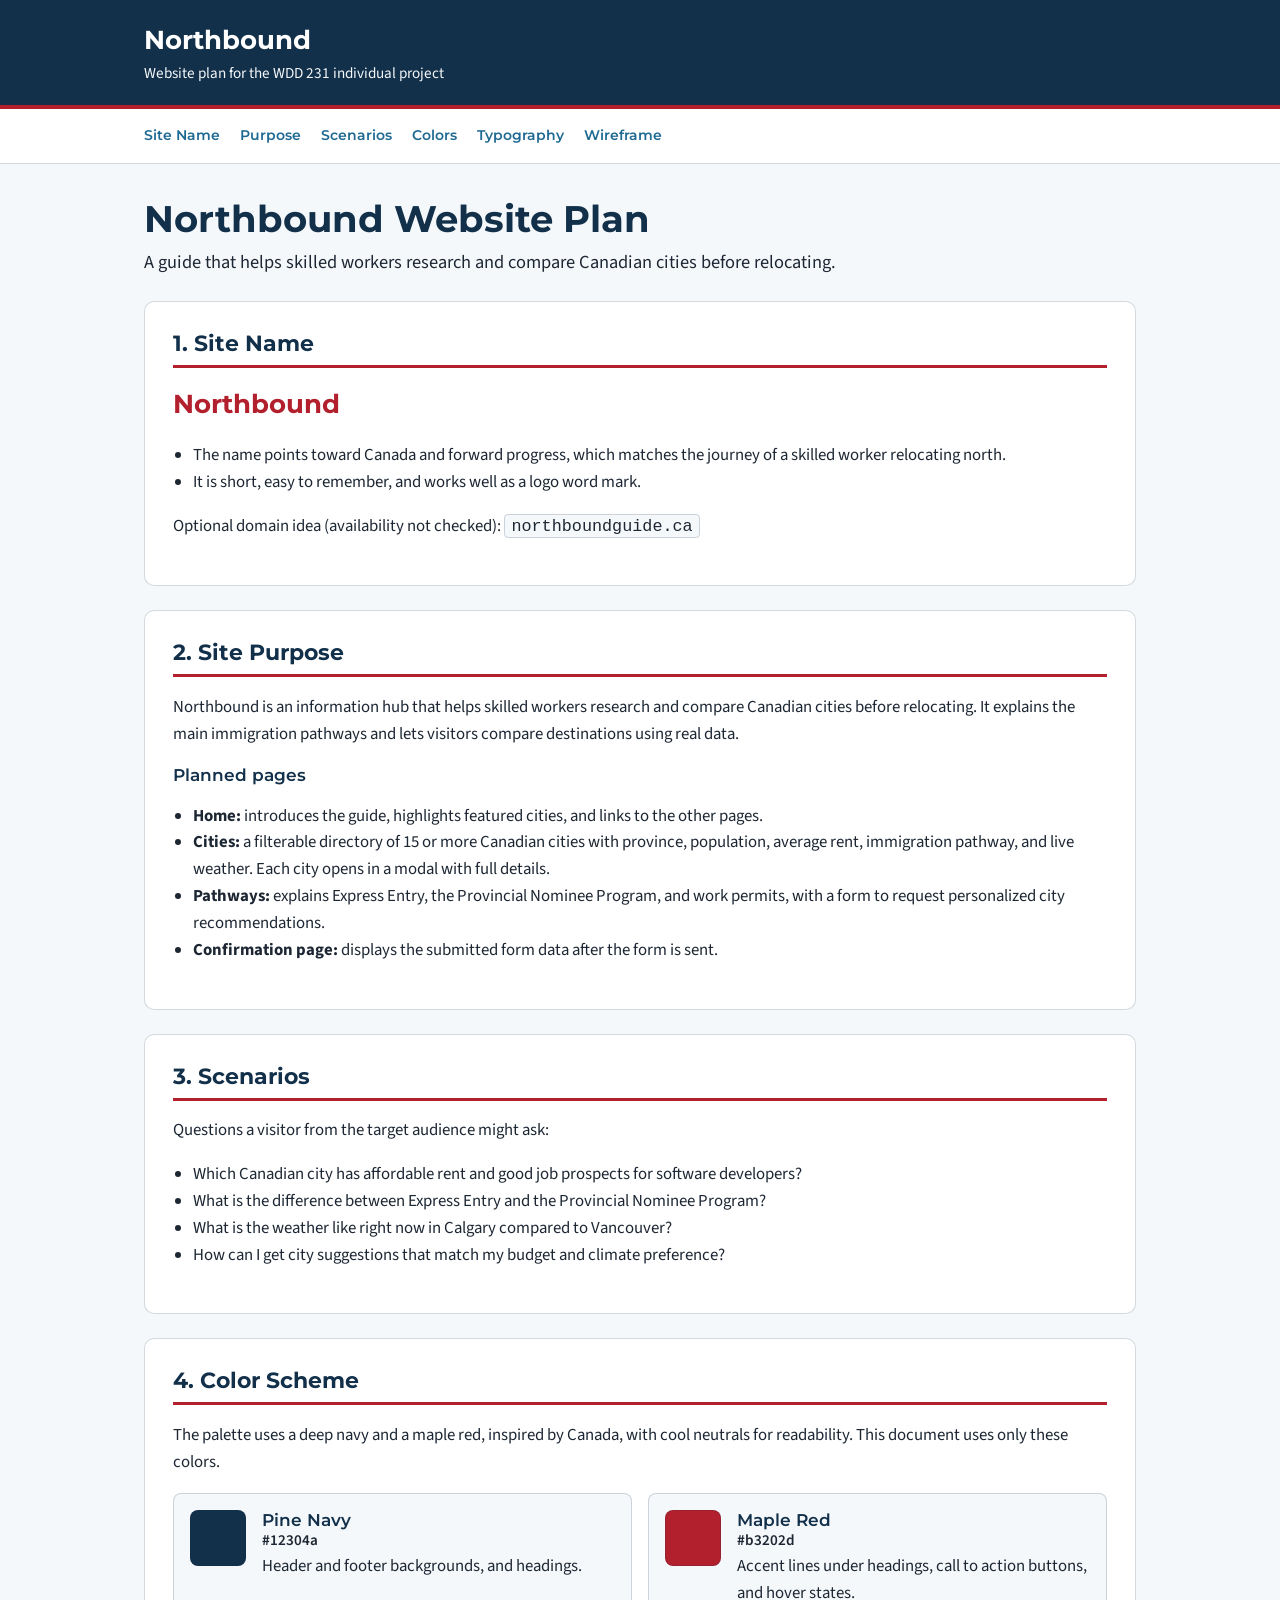
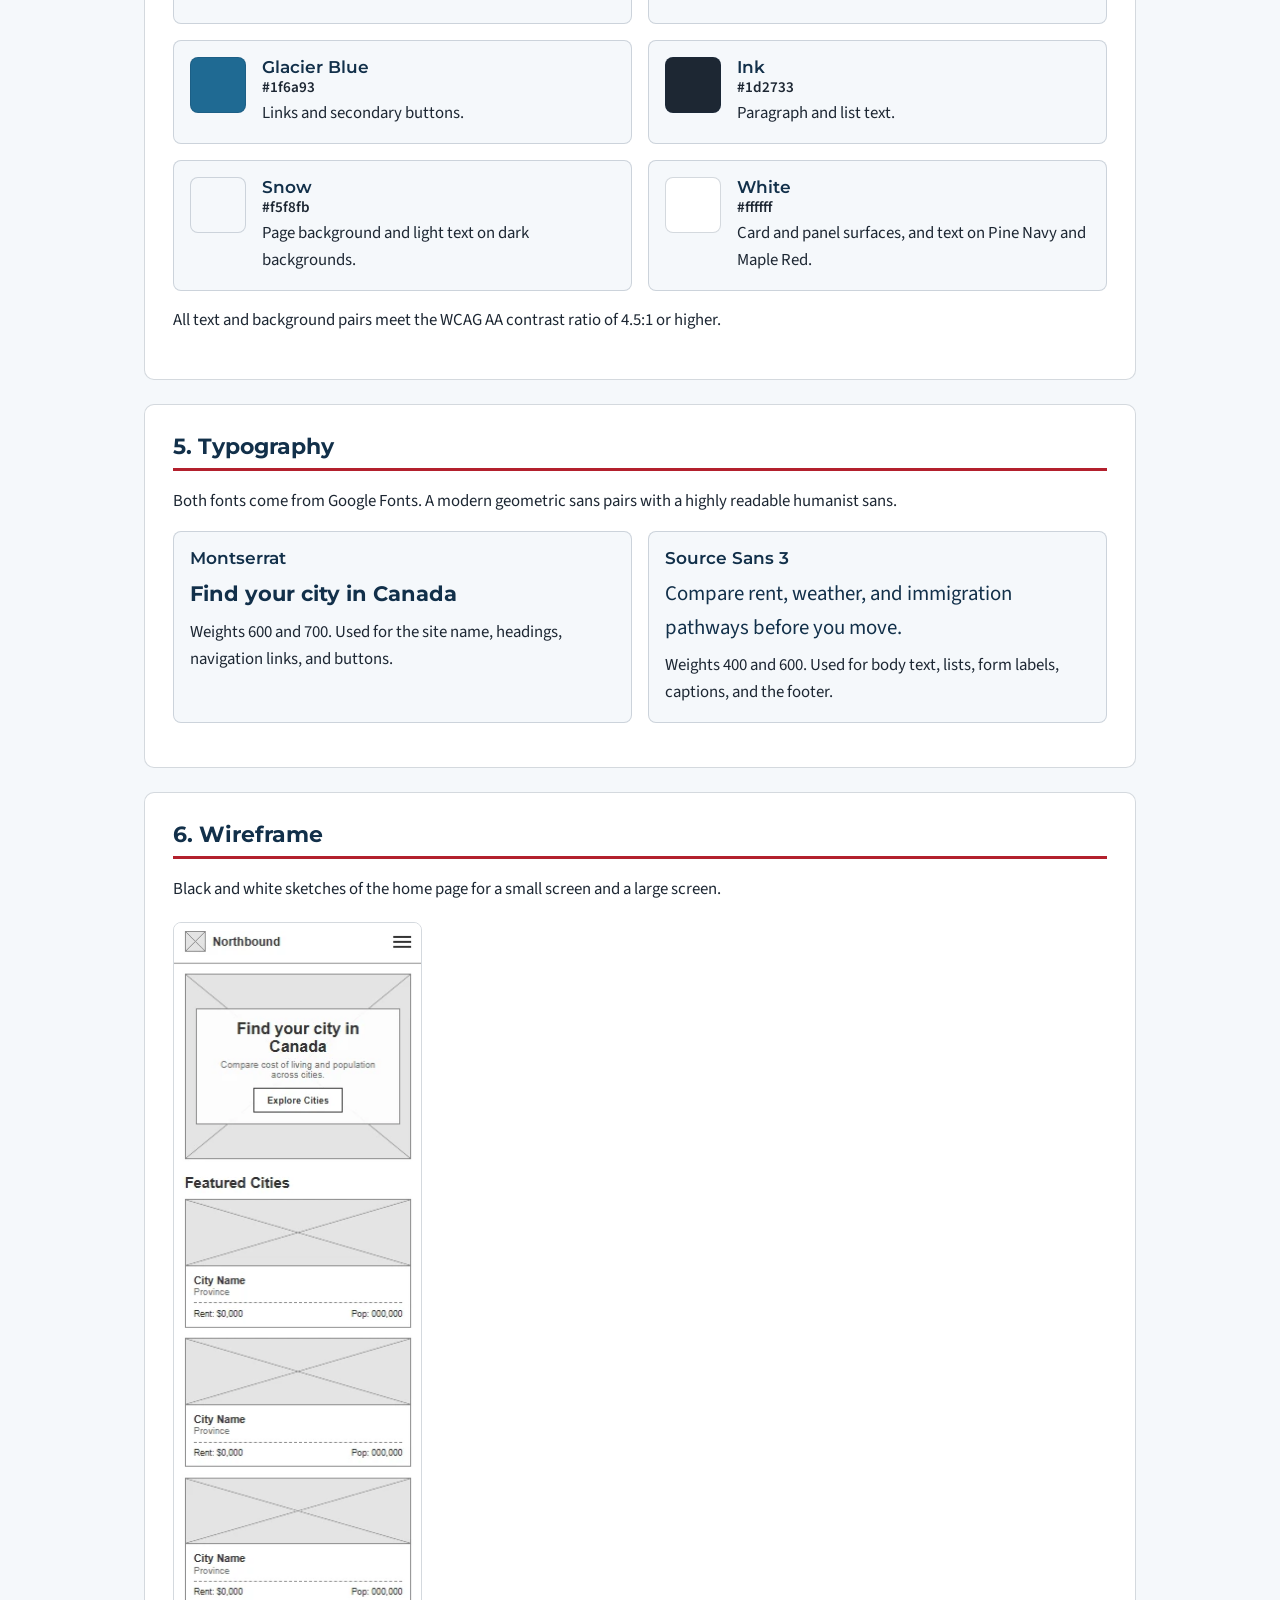
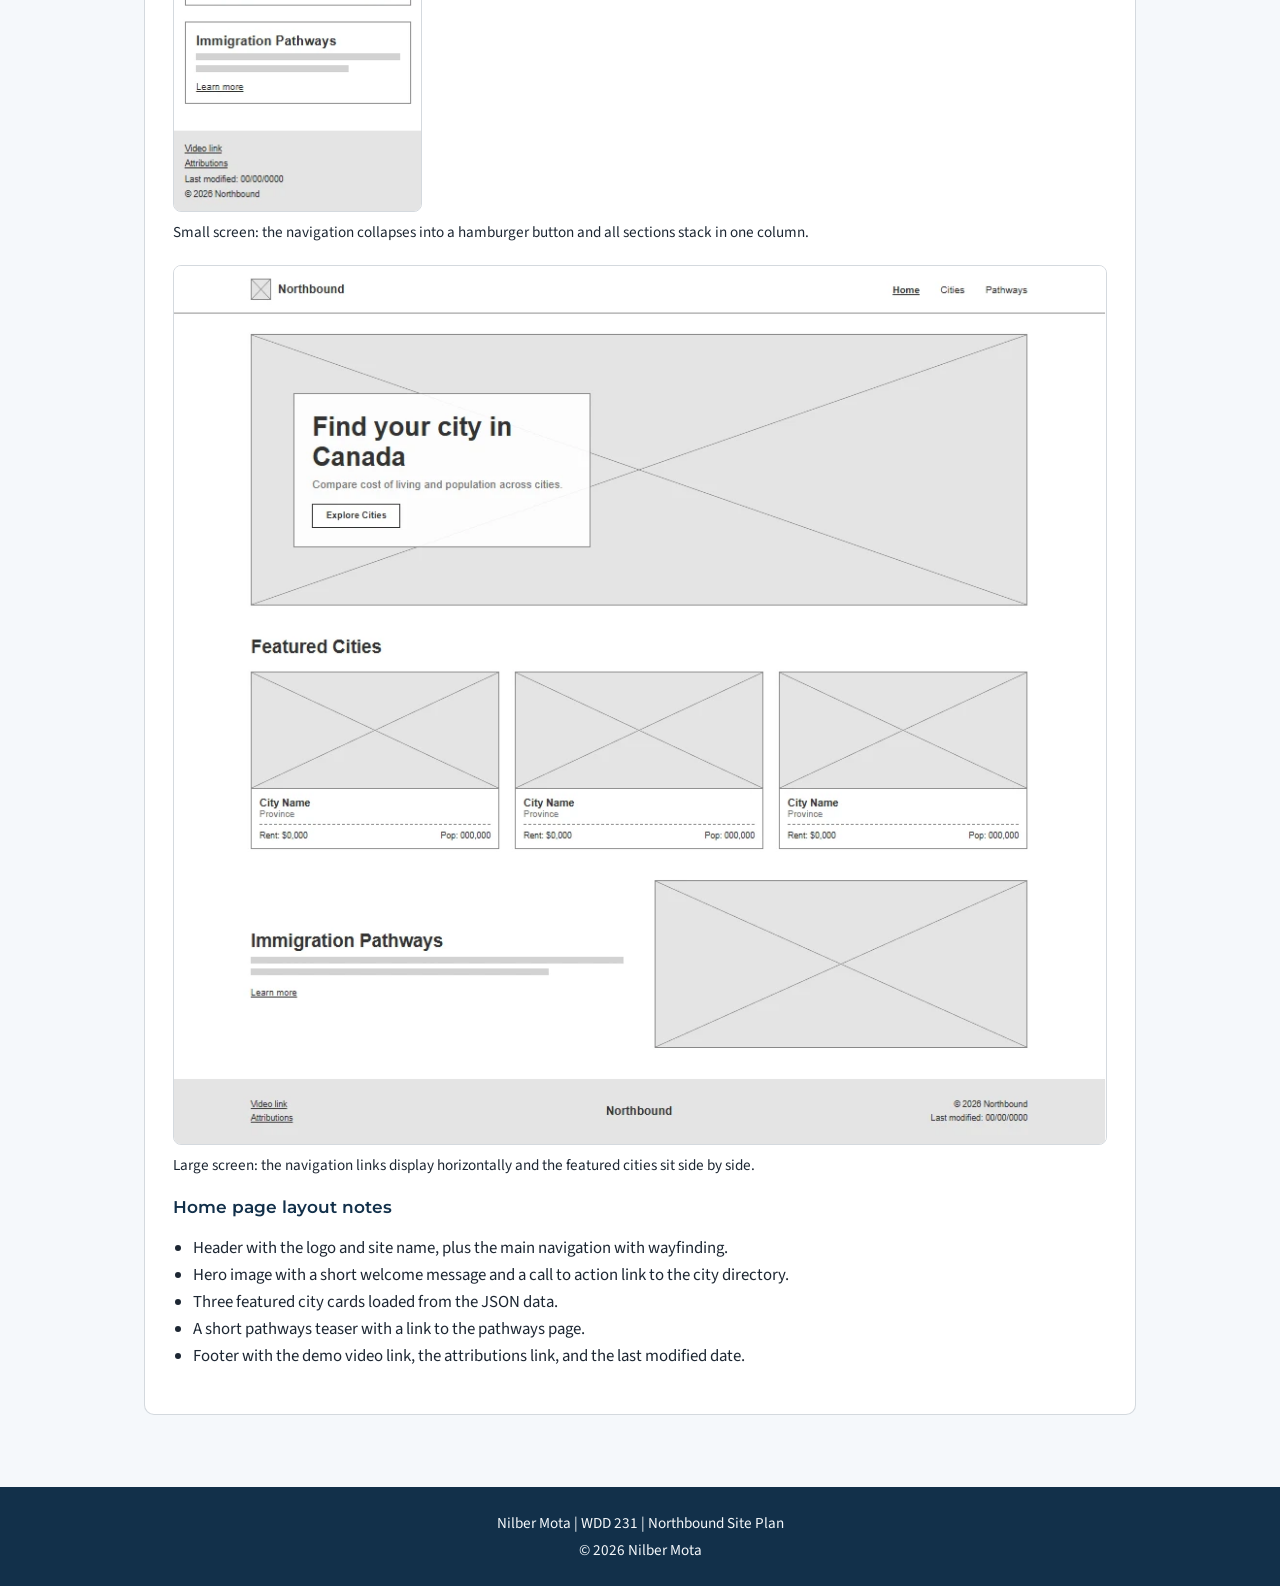
<file: final/siteplan.html>
<!DOCTYPE html>
<html lang="en">
<head>
    <meta charset="UTF-8">
    <meta name="viewport" content="width=device-width, initial-scale=1.0">
    <title>Northbound Site Plan | Nilber Mota</title>
    <meta name="description" content="Website plan for Northbound, a Canada relocation guide for skilled workers: site name, purpose, scenarios, colors, fonts, and wireframes.">
    <meta name="author" content="Nilber Mota">

    <meta property="og:type" content="website">
    <meta property="og:site_name" content="Northbound">
    <meta property="og:title" content="Northbound Site Plan | Canada Relocation Guide">
    <meta property="og:description" content="Website plan for Northbound, a Canada relocation guide for skilled workers: site name, purpose, scenarios, colors, fonts, and wireframes.">
    <meta property="og:image" content="https://nilberm.github.io/wdd231/final/images/northbound-og.png">
    <meta property="og:url" content="https://nilberm.github.io/wdd231/final/siteplan.html">
    <meta property="og:locale" content="en_US">

    <link rel="icon" href="images/favicon.ico">
    <link rel="preconnect" href="https://fonts.googleapis.com">
    <link rel="preconnect" href="https://fonts.gstatic.com" crossorigin>
    <link rel="stylesheet" href="https://fonts.googleapis.com/css2?family=Montserrat:wght@600;700&family=Source+Sans+3:wght@400;600&display=swap">
    <link rel="stylesheet" href="styles/siteplan.css">
</head>
<body>
    <a class="skip-link" href="#main">Skip to main content</a>

    <header class="site-header">
        <div class="wrap">
            <p class="brand">Northbound</p>
            <p class="tagline">Website plan for the WDD 231 individual project</p>
        </div>
    </header>

    <nav class="plan-nav" aria-label="Site plan sections">
        <ul class="wrap">
            <li><a href="#site-name">Site Name</a></li>
            <li><a href="#site-purpose">Purpose</a></li>
            <li><a href="#scenarios">Scenarios</a></li>
            <li><a href="#color-scheme">Colors</a></li>
            <li><a href="#typography">Typography</a></li>
            <li><a href="#wireframe">Wireframe</a></li>
        </ul>
    </nav>

    <main id="main" class="wrap">
        <h1>Northbound Website Plan</h1>
        <p class="intro">A guide that helps skilled workers research and compare Canadian cities before relocating.</p>

        <section id="site-name" class="panel">
            <h2>1. Site Name</h2>
            <p class="highlight">Northbound</p>
            <ul>
                <li>The name points toward Canada and forward progress, which matches the journey of a skilled worker relocating north.</li>
                <li>It is short, easy to remember, and works well as a logo word mark.</li>
            </ul>
            <p>Optional domain idea (availability not checked): <code>northboundguide.ca</code></p>
        </section>

        <section id="site-purpose" class="panel">
            <h2>2. Site Purpose</h2>
            <p>Northbound is an information hub that helps skilled workers research and compare Canadian cities before relocating. It explains the main immigration pathways and lets visitors compare destinations using real data.</p>
            <h3>Planned pages</h3>
            <ul>
                <li><strong>Home:</strong> introduces the guide, highlights featured cities, and links to the other pages.</li>
                <li><strong>Cities:</strong> a filterable directory of 15 or more Canadian cities with province, population, average rent, immigration pathway, and live weather. Each city opens in a modal with full details.</li>
                <li><strong>Pathways:</strong> explains Express Entry, the Provincial Nominee Program, and work permits, with a form to request personalized city recommendations.</li>
                <li><strong>Confirmation page:</strong> displays the submitted form data after the form is sent.</li>
            </ul>
        </section>

        <section id="scenarios" class="panel">
            <h2>3. Scenarios</h2>
            <p>Questions a visitor from the target audience might ask:</p>
            <ul>
                <li>Which Canadian city has affordable rent and good job prospects for software developers?</li>
                <li>What is the difference between Express Entry and the Provincial Nominee Program?</li>
                <li>What is the weather like right now in Calgary compared to Vancouver?</li>
                <li>How can I get city suggestions that match my budget and climate preference?</li>
            </ul>
        </section>

        <section id="color-scheme" class="panel">
            <h2>4. Color Scheme</h2>
            <p>The palette uses a deep navy and a maple red, inspired by Canada, with cool neutrals for readability. This document uses only these colors.</p>
            <ul class="swatches">
                <li class="swatch">
                    <span class="swatch__chip swatch__chip--pine" aria-hidden="true"></span>
                    <div>
                        <h3>Pine Navy <span class="hex">#12304a</span></h3>
                        <p>Header and footer backgrounds, and headings.</p>
                    </div>
                </li>
                <li class="swatch">
                    <span class="swatch__chip swatch__chip--maple" aria-hidden="true"></span>
                    <div>
                        <h3>Maple Red <span class="hex">#b3202d</span></h3>
                        <p>Accent lines under headings, call to action buttons, and hover states.</p>
                    </div>
                </li>
                <li class="swatch">
                    <span class="swatch__chip swatch__chip--glacier" aria-hidden="true"></span>
                    <div>
                        <h3>Glacier Blue <span class="hex">#1f6a93</span></h3>
                        <p>Links and secondary buttons.</p>
                    </div>
                </li>
                <li class="swatch">
                    <span class="swatch__chip swatch__chip--ink" aria-hidden="true"></span>
                    <div>
                        <h3>Ink <span class="hex">#1d2733</span></h3>
                        <p>Paragraph and list text.</p>
                    </div>
                </li>
                <li class="swatch">
                    <span class="swatch__chip swatch__chip--snow" aria-hidden="true"></span>
                    <div>
                        <h3>Snow <span class="hex">#f5f8fb</span></h3>
                        <p>Page background and light text on dark backgrounds.</p>
                    </div>
                </li>
                <li class="swatch">
                    <span class="swatch__chip swatch__chip--white" aria-hidden="true"></span>
                    <div>
                        <h3>White <span class="hex">#ffffff</span></h3>
                        <p>Card and panel surfaces, and text on Pine Navy and Maple Red.</p>
                    </div>
                </li>
            </ul>
            <p>All text and background pairs meet the WCAG AA contrast ratio of 4.5:1 or higher.</p>
        </section>

        <section id="typography" class="panel">
            <h2>5. Typography</h2>
            <p>Both fonts come from Google Fonts. A modern geometric sans pairs with a highly readable humanist sans.</p>
            <ul class="fonts">
                <li class="font-card">
                    <h3>Montserrat</h3>
                    <p class="font-sample font-sample--heading">Find your city in Canada</p>
                    <p>Weights 600 and 700. Used for the site name, headings, navigation links, and buttons.</p>
                </li>
                <li class="font-card">
                    <h3>Source Sans 3</h3>
                    <p class="font-sample font-sample--body">Compare rent, weather, and immigration pathways before you move.</p>
                    <p>Weights 400 and 600. Used for body text, lists, form labels, captions, and the footer.</p>
                </li>
            </ul>
        </section>

        <section id="wireframe" class="panel">
            <h2>6. Wireframe</h2>
            <p>Black and white sketches of the home page for a small screen and a large screen.</p>

            <figure>
                <img src="images/wireframe-small.webp" alt="Black and white wireframe of the Northbound home page on a small screen" width="249" height="895" loading="lazy">
                <figcaption>Small screen: the navigation collapses into a hamburger button and all sections stack in one column.</figcaption>
            </figure>

            <figure>
                <img src="images/wireframe-large.webp" alt="Black and white wireframe of the Northbound home page on a large screen" width="960" height="905" loading="lazy">
                <figcaption>Large screen: the navigation links display horizontally and the featured cities sit side by side.</figcaption>
            </figure>

            <h3>Home page layout notes</h3>
            <ul>
                <li>Header with the logo and site name, plus the main navigation with wayfinding.</li>
                <li>Hero image with a short welcome message and a call to action link to the city directory.</li>
                <li>Three featured city cards loaded from the JSON data.</li>
                <li>A short pathways teaser with a link to the pathways page.</li>
                <li>Footer with the demo video link, the attributions link, and the last modified date.</li>
            </ul>
        </section>
    </main>

    <footer class="site-footer">
        <div class="wrap">
            <p>Nilber Mota | WDD 231 | Northbound Site Plan</p>
            <p>&copy; 2026 Nilber Mota</p>
        </div>
    </footer>
</body>
</html>
</file>
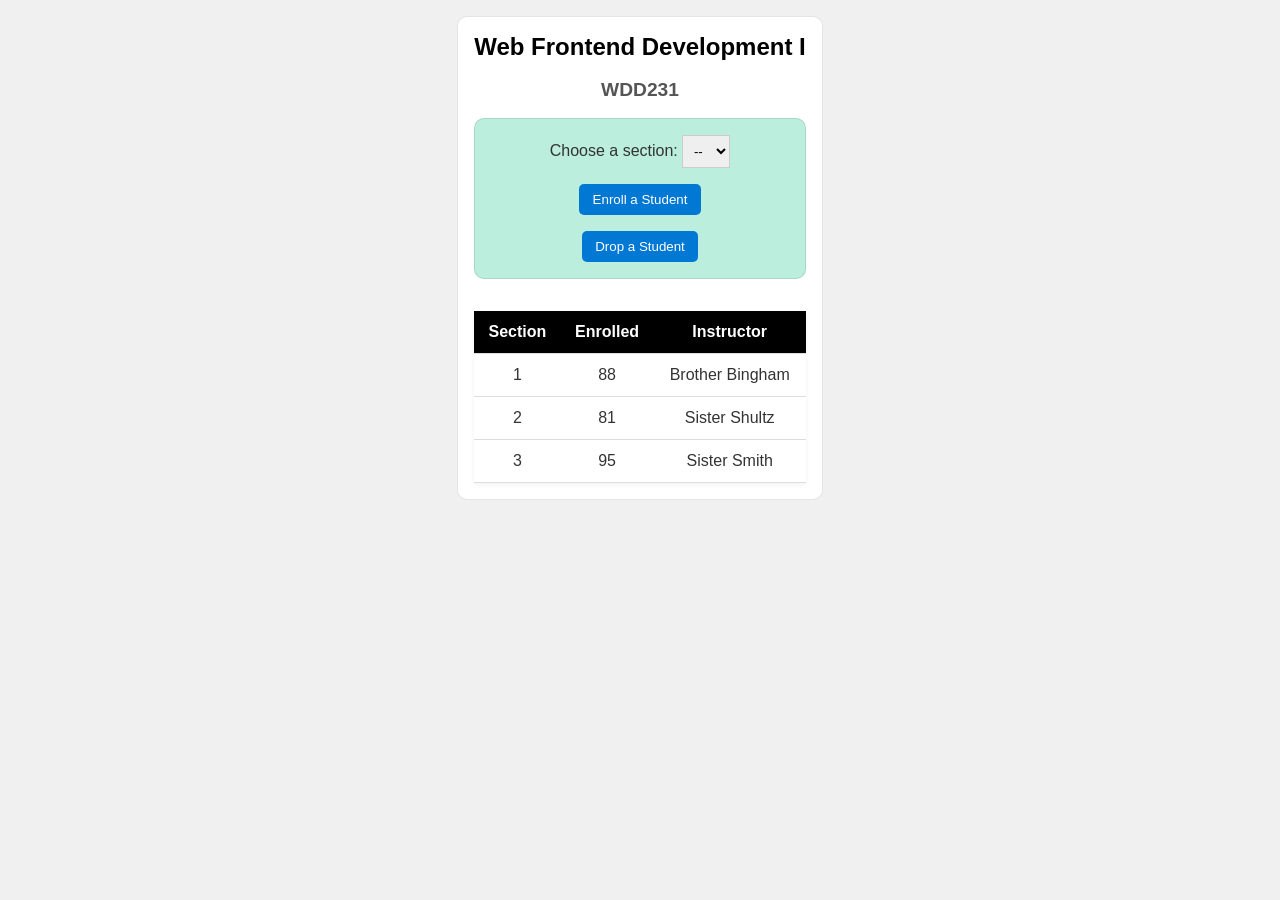
<file: week3/modules.html>
<!DOCTYPE html>
<html lang="en">

<head>
  <meta charset="UTF-8">
  <meta name="viewport" content="width=device-width, initial-scale=1.0">
  <title>Modules Example: Course and Sections</title>
  <meta name="author" content="Nilber Mota">
  <link rel="stylesheet" href="styles/modules.css">
  <script type="module" src="scripts/modules.mjs"></script>
</head>

<body>
  <main>
    <h1 id="courseName"></h1>
    <h2 id="courseCode"></h2>

    <div id="enrollment">
      <label for="sectionNumber">Choose a section:</label>
      <select id="sectionNumber">
        <option value="0" disabled selected>--</option>
      </select>
      <button id="enrollStudent">Enroll a Student</button>
      <button id="dropStudent">Drop a Student</button>
    </div>

    <table>
      <thead>
        <tr>
          <th>Section</th>
          <th>Enrolled</th>
          <th>Instructor</th>
        </tr>
      </thead>
      <tbody id="sections"></tbody>
    </table>
  </main>
</body>

</html>
</file>
<file: styles/small.css>
:root {
    --blue-900: #12283f;
    --blue-700: #1b3a5c;
    --blue-500: #2f6191;
    --amber-500: #e8930c;
    --amber-300: #f7c04a;
    --ink: #1c2733;
    --muted: #55636f;
    --line: #d7dee5;
    --surface: #ffffff;
    --bg: #f4f6f8;
    --completed-bg: #eef4ef;
    --completed-line: #3f8a54;
    --focus: #f5b400;
}

* {
    box-sizing: border-box;
}

body {
    margin: 0;
    background-color: var(--bg);
    color: var(--ink);
    font-family: "Poppins", "Segoe UI", Tahoma, Geneva, Verdana, sans-serif;
    line-height: 1.6;
}

img {
    max-width: 100%;
    height: auto;
    display: block;
}

h1,
h2 {
    font-weight: 600;
    line-height: 1.2;
    margin: 0 0 0.6rem;
}

a {
    color: var(--blue-500);
}

:focus-visible {
    outline: 3px solid var(--focus);
    outline-offset: 2px;
}

.site-header {
    background-color: var(--blue-700);
    color: #fff;
    display: grid;
    grid-template-columns: 1fr auto;
    align-items: center;
    gap: 0.5rem;
    padding: 0.75rem 1rem;
}

.brand {
    display: flex;
    align-items: center;
    gap: 0.6rem;
    color: #fff;
    text-decoration: none;
    font-weight: 600;
}

.brand__logo {
    width: 44px;
    height: 44px;
}

.brand__name {
    font-size: 1.15rem;
    letter-spacing: 0.02em;
}

.menu-toggle {
    justify-self: end;
    width: 44px;
    height: 44px;
    display: inline-flex;
    flex-direction: column;
    justify-content: center;
    align-items: center;
    gap: 5px;
    background-color: transparent;
    border: 1px solid rgba(255, 255, 255, 0.5);
    border-radius: 6px;
    cursor: pointer;
}

.menu-toggle__bar {
    width: 22px;
    height: 2px;
    background-color: #fff;
    transition: transform 0.2s ease, opacity 0.2s ease;
}

.menu-toggle.is-open .menu-toggle__bar:nth-child(1) {
    transform: translateY(7px) rotate(45deg);
}

.menu-toggle.is-open .menu-toggle__bar:nth-child(2) {
    opacity: 0;
}

.menu-toggle.is-open .menu-toggle__bar:nth-child(3) {
    transform: translateY(-7px) rotate(-45deg);
}

.primary-nav {
    grid-column: 1 / -1;
}

.primary-nav__list {
    list-style: none;
    margin: 0;
    padding: 0;
    display: none;
    flex-direction: column;
}

.primary-nav__list.is-open {
    display: flex;
}

.primary-nav__link {
    display: block;
    padding: 0.85rem 0.25rem;
    color: #eaf1f8;
    text-decoration: none;
    font-weight: 500;
    border-top: 1px solid rgba(255, 255, 255, 0.12);
    border-left: 4px solid transparent;
}

.primary-nav__link:hover {
    background-color: var(--blue-900);
    border-left-color: var(--amber-500);
}

.primary-nav__link.is-active {
    background-color: var(--blue-900);
    border-left-color: var(--amber-500);
    color: #fff;
}

main {
    width: min(100% - 2rem, 1100px);
    margin: 1.5rem auto 3rem;
}

main > h1 {
    font-size: 1.8rem;
    border-bottom: 3px solid var(--amber-500);
    padding-bottom: 0.3rem;
    margin-bottom: 1.2rem;
}

.card {
    background-color: var(--surface);
    border: 1px solid var(--line);
    border-radius: 10px;
    padding: 1.25rem;
    margin-bottom: 1.5rem;
    box-shadow: 0 1px 3px rgba(18, 40, 63, 0.08);
}

.card > h2 {
    font-size: 1.25rem;
    color: var(--blue-700);
    border-bottom: 2px solid var(--line);
    padding-bottom: 0.4rem;
}

.about p {
    color: var(--muted);
    margin: 0.75rem 0 0;
}

.photo img {
    width: 100%;
    max-width: 320px;
    margin: 0.75rem auto 0;
    border-radius: 8px;
    border: 4px solid var(--blue-500);
}

.filter {
    display: flex;
    flex-wrap: wrap;
    gap: 0.5rem;
    margin: 1rem 0 1.25rem;
}

.filter__btn {
    flex: 1 1 auto;
    min-width: 80px;
    padding: 0.6rem 1rem;
    font-weight: 600;
    color: #fff;
    background-color: var(--blue-500);
    border: 2px solid var(--blue-500);
    border-radius: 6px;
    cursor: pointer;
}

.filter__btn:hover {
    background-color: var(--blue-700);
    border-color: var(--blue-700);
}

.filter__btn.is-active {
    background-color: var(--amber-500);
    border-color: var(--amber-500);
    color: var(--blue-900);
}

.course-list {
    list-style: none;
    margin: 0;
    padding: 0;
    display: grid;
    grid-template-columns: repeat(auto-fill, minmax(140px, 1fr));
    gap: 0.75rem;
}

.course-card {
    border: 1px solid var(--line);
    border-radius: 8px;
    padding: 0.75rem;
    background-color: #fbfcfd;
}

.course-card__code {
    font-weight: 600;
    color: var(--blue-700);
    margin: 0;
}

.course-card__title {
    font-size: 0.85rem;
    color: var(--muted);
    margin: 0.2rem 0 0;
}

.course-card.is-completed {
    background-color: var(--completed-bg);
    border-color: var(--completed-line);
}

.course-card.is-completed .course-card__code::after {
    content: " \2713";
    color: var(--completed-line);
    font-weight: 700;
}

.credits {
    margin: 1.25rem 0 0;
    font-weight: 500;
    color: var(--muted);
}

#credit-total {
    font-weight: 700;
    color: var(--blue-700);
}

.site-footer {
    background-color: var(--blue-900);
    color: #dbe4ed;
    text-align: center;
    padding: 1.5rem 1rem 2rem;
}

.social {
    list-style: none;
    display: flex;
    justify-content: center;
    gap: 1.25rem;
    margin: 0 0 1rem;
    padding: 0;
}

.social a {
    color: #dbe4ed;
    display: inline-flex;
}

.social a:hover {
    color: var(--amber-300);
}

.site-footer p {
    margin: 0.25rem 0;
    font-size: 0.9rem;
}
</file>
<file: styles/larger.css>
@media (min-width: 640px) {
    .site-header {
        grid-template-columns: auto 1fr;
        column-gap: 1.5rem;
        padding: 0.85rem 2rem;
    }

    .menu-toggle {
        display: none;
    }

    .primary-nav {
        grid-column: auto;
        justify-self: end;
    }

    .primary-nav__list,
    .primary-nav__list.is-open {
        display: flex;
        flex-direction: row;
        gap: 0.25rem;
    }

    .primary-nav__link {
        border-top: none;
        border-left: none;
        border-bottom: 4px solid transparent;
        padding: 0.5rem 0.9rem;
        border-radius: 4px 4px 0 0;
    }

    .primary-nav__link:hover {
        background-color: var(--blue-900);
        border-left-color: transparent;
        border-bottom-color: var(--amber-500);
    }

    .primary-nav__link.is-active {
        border-left-color: transparent;
        border-bottom-color: var(--amber-500);
    }
}

@media (min-width: 768px) {
    main > h1 {
        font-size: 2.1rem;
    }

    .intro-grid {
        display: grid;
        grid-template-columns: 1.7fr 1fr;
        gap: 1.5rem;
        align-items: stretch;
    }

    .intro-grid .card {
        margin-bottom: 0;
    }

    .photo {
        display: flex;
        flex-direction: column;
    }

    .photo img {
        max-width: 260px;
        margin: 1rem auto auto;
    }

    .courses {
        margin-top: 1.5rem;
    }

    .filter__btn {
        flex: 0 0 auto;
        min-width: 120px;
    }

    .course-list {
        grid-template-columns: repeat(auto-fill, minmax(160px, 1fr));
        gap: 1rem;
    }
}

@media (min-width: 1024px) {
    .site-footer {
        display: flex;
        flex-wrap: wrap;
        justify-content: space-between;
        align-items: center;
        padding-inline: 2.5rem;
    }

    .social {
        margin-bottom: 0;
        order: 3;
    }

    .site-footer .copyright {
        order: 1;
    }

    #last-modified {
        order: 2;
    }
}
</file>
<file: chamber/styles/small.css>
:root {
    --bg: #f2f6f4;
    --surface: #ffffff;
    --white: #ffffff;
    --mist: #eef5f4;
    --footer-text: #dcebe9;
    --ink: #1b2624;
    --muted: #51605d;
    --line: #d6e2df;
    --teal: #0f6b64;
    --teal-dark: #0a4c47;
    --teal-050: #e7f1ef;
    --orange: #b8551d;
    --orange-dark: #93400f;
    --focus: #d9701f;
    --gold: #8a6510;
    --silver: #566b67;
    --card-shadow: 0 1px 3px rgba(10, 76, 71, 0.08);
}

body {
    margin: 0;
    min-height: 100vh;
    display: flex;
    flex-direction: column;
    background-color: var(--bg);
    color: var(--ink);
    font-family: "Inter", "Segoe UI", Tahoma, Geneva, Verdana, sans-serif;
    line-height: 1.6;
}

img {
    max-width: 100%;
    display: block;
}

h1,
h2,
h3 {
    line-height: 1.2;
    margin: 0 0 0.5rem;
}

a {
    color: var(--teal-dark);
}

:focus-visible {
    outline: 3px solid var(--focus);
    outline-offset: 2px;
}

.wrap {
    width: min(100% - 2rem, 1200px);
    margin-inline: auto;
}

/* Header */
.site-header {
    background-color: var(--teal);
    color: var(--white);
    padding-block: 0.7rem;
}

.site-header__inner {
    display: grid;
    grid-template-columns: 1fr auto;
    align-items: center;
    gap: 0.5rem;
}

.brand {
    display: flex;
    align-items: center;
    gap: 0.6rem;
    color: var(--white);
    text-decoration: none;
    font-weight: 700;
}

.brand img {
    width: 42px;
    height: 42px;
}

.brand span {
    font-size: 1.05rem;
    line-height: 1.15;
}

.nav-toggle {
    justify-self: end;
    width: 44px;
    height: 44px;
    display: inline-flex;
    flex-direction: column;
    align-items: center;
    justify-content: center;
    gap: 5px;
    background-color: transparent;
    border: 1px solid rgba(255, 255, 255, 0.55);
    border-radius: 6px;
    cursor: pointer;
}

.nav-toggle span {
    width: 22px;
    height: 2px;
    background-color: var(--white);
    transition: transform 0.2s ease, opacity 0.2s ease;
}

.nav-toggle.open span:nth-child(1) {
    transform: translateY(7px) rotate(45deg);
}

.nav-toggle.open span:nth-child(2) {
    opacity: 0;
}

.nav-toggle.open span:nth-child(3) {
    transform: translateY(-7px) rotate(-45deg);
}

/* Navigation */
.site-nav {
    grid-column: 1 / -1;
}

.site-nav ul {
    list-style: none;
    margin: 0;
    padding: 0;
    display: none;
    flex-direction: column;
}

.site-nav ul.open {
    display: flex;
}

.site-nav a {
    display: block;
    padding: 0.8rem 0.25rem;
    color: var(--mist);
    text-decoration: none;
    font-weight: 500;
    border-top: 1px solid rgba(255, 255, 255, 0.14);
    border-left: 4px solid transparent;
}

.site-nav a:hover {
    background-color: var(--teal-dark);
    border-left-color: var(--orange);
}

.site-nav a[aria-current="page"] {
    background-color: var(--teal-dark);
    border-left-color: var(--orange);
    color: var(--white);
}

/* Main */
main {
    flex: 1;
    padding-block: 1.5rem 3rem;
}

.wrap > h1 {
    font-size: 1.7rem;
    border-bottom: 3px solid var(--orange);
    padding-bottom: 0.3rem;
    margin-bottom: 1.2rem;
}

/* Hero */
.hero {
    position: relative;
    margin-top: -1.5rem;
    overflow: hidden;
    min-height: 440px;
}

.hero + .wrap {
    margin-top: 1.5rem;
}

.hero img {
    position: absolute;
    inset: 0;
    width: 100%;
    height: 100%;
    object-fit: cover;
}

.hero__overlay {
    position: absolute;
    inset: 0;
    display: flex;
    align-items: center;
    background-image: linear-gradient(100deg, rgba(10, 76, 71, 0.5) 0%, rgba(10, 76, 71, 0.15) 60%, rgba(10, 76, 71, 0) 100%);
}

.hero__content {
    display: flex;
    padding-block: 1.5rem;
}

.hero__text {
    display: flex;
    flex-direction: column;
    gap: 0.75rem;
    padding: 1.25rem 1.5rem;
    max-width: 26rem;
    background-color: var(--teal-dark);
    border-radius: 10px;
    color: var(--white);
}

.hero__text h1 {
    margin: 0;
    font-size: 1.4rem;
}

.hero__text p {
    margin: 0;
    font-size: 0.9rem;
    color: var(--mist);
}

.cta {
    display: inline-block;
    align-self: flex-start;
    padding: 0.65rem 1.3rem;
    background-color: var(--orange);
    color: var(--white);
    font-weight: 700;
    text-decoration: none;
    border-radius: 6px;
}

.cta:hover {
    background-color: var(--orange-dark);
}

/* Shared card surface */
.card,
.member,
.spotlight,
.place {
    background-color: var(--surface);
    border: 1px solid var(--line);
    border-radius: 10px;
    box-shadow: var(--card-shadow);
}

.card {
    padding: 1.25rem;
}

.member,
.spotlight {
    overflow: hidden;
}

.card > h2 {
    margin: 0 0 1rem;
    padding-bottom: 0.5rem;
    border-bottom: 2px solid var(--line);
    font-size: 1.2rem;
    color: var(--teal-dark);
}

/* Home page layout */
.home-grid {
    display: grid;
    gap: 1.5rem;
    margin-bottom: 1.5rem;
}

.events__list {
    list-style: none;
    margin: 0;
    padding: 0;
    display: grid;
    gap: 1rem;
}

.events__list li {
    padding-bottom: 1rem;
    border-bottom: 1px solid var(--line);
}

.events__list li:last-child {
    padding-bottom: 0;
    border-bottom: 0;
}

.events__date {
    margin: 0 0 0.15rem;
    font-size: 0.78rem;
    font-weight: 700;
    text-transform: uppercase;
    letter-spacing: 0.03em;
    color: var(--orange-dark);
}

.events__list h3 {
    margin: 0 0 0.25rem;
    font-size: 1rem;
}

.events__list p:not(.events__date) {
    margin: 0;
    color: var(--muted);
    font-size: 0.92rem;
}

.weather__now {
    display: flex;
    align-items: center;
    gap: 0.75rem;
    margin-bottom: 1rem;
}

.weather__temp {
    margin: 0;
    font-size: 2rem;
    font-weight: 700;
    color: var(--teal-dark);
}

.weather__desc {
    margin: 0;
    color: var(--muted);
    text-transform: capitalize;
}

.forecast {
    list-style: none;
    margin: 0;
    padding-top: 1rem;
    border-top: 1px solid var(--line);
    display: grid;
    grid-template-columns: repeat(3, 1fr);
    gap: 0.5rem;
    text-align: center;
}

.forecast__day {
    margin: 0;
    font-weight: 700;
    font-size: 0.85rem;
}

.forecast img {
    margin-inline: auto;
}

.forecast__temp {
    margin: 0;
    color: var(--muted);
    font-size: 0.9rem;
}

.spotlights {
    margin-bottom: 1.5rem;
}

.spotlights__grid {
    display: grid;
    gap: 1.25rem;
}

.spotlight img {
    width: 100%;
    height: auto;
    aspect-ratio: 3 / 2;
    object-fit: cover;
}

.spotlight__body {
    padding: 1rem;
}

.spotlight__body h3 {
    margin: 0 0 0.4rem;
    font-size: 1.05rem;
}

.spotlight__body p {
    margin: 0.2rem 0;
    font-size: 0.9rem;
    color: var(--muted);
}

/* View toggle */
.view-toggle {
    display: flex;
    justify-content: center;
    gap: 0.5rem;
    margin-bottom: 1.5rem;
}

.view-toggle button {
    min-width: 96px;
    padding: 0.55rem 1rem;
    font: inherit;
    font-weight: 600;
    color: var(--white);
    background-color: var(--teal);
    border: 2px solid var(--teal);
    border-radius: 6px;
    cursor: pointer;
}

.view-toggle button:hover {
    background-color: var(--teal-dark);
    border-color: var(--teal-dark);
}

.view-toggle button.active {
    background-color: var(--orange-dark);
    border-color: var(--orange-dark);
}

/* Members - shared */
#members {
    display: grid;
    gap: 1.25rem;
    min-height: 420px;
}

.member h2 {
    margin: 0;
    font-size: 1.15rem;
}

.member__head {
    text-align: center;
    padding: 0.9rem 1rem 0.6rem;
    background-color: var(--teal-050);
    border-bottom: 3px solid var(--orange);
}

.member__tag {
    margin: 0;
    font-size: 0.85rem;
    color: var(--muted);
}

.member__badge {
    display: inline-block;
    margin-top: 0.4rem;
    padding: 0.1rem 0.6rem;
    border-radius: 999px;
    font-size: 0.72rem;
    font-weight: 700;
    letter-spacing: 0.03em;
    text-transform: uppercase;
    color: var(--white);
    background-color: var(--teal);
}

.member__badge.silver {
    background-color: var(--silver);
}

.member__badge.gold {
    background-color: var(--gold);
}

.member__body {
    display: flex;
    flex-wrap: wrap;
    gap: 1rem;
    padding: 1rem;
    align-items: start;
}

.member__body img {
    width: 100%;
    max-width: 220px;
    height: auto;
    margin-inline: auto;
    border-radius: 8px;
    border: 1px solid var(--line);
}

.member dl {
    margin: 0;
    display: grid;
    grid-template-columns: auto 1fr;
    gap: 0.15rem 0.5rem;
    font-size: 0.92rem;
    min-width: 60%;
}

.member dt {
    font-weight: 700;
    color: var(--teal-dark);
}

.member dd {
    margin: 0;
    word-break: break-word;
}

/* List view overrides */
#members.list-view {
    grid-template-columns: 1fr;
    gap: 0;
    border: 1px solid var(--line);
    border-radius: 10px;
    overflow: hidden;
    background-color: var(--surface);
}

#members.list-view .member {
    border: 0;
    border-bottom: 1px solid var(--line);
    border-radius: 0;
    box-shadow: none;
}

#members.list-view .member:last-child {
    border-bottom: 0;
}

#members.list-view .member__head {
    text-align: left;
    background-color: transparent;
    border-bottom: 0;
    padding: 0.8rem 1rem 0;
}

#members.list-view .member__body {
    padding: 0.4rem 1rem 0.9rem;
}

#members.list-view .member__body img {
    display: none;
}

#members.list-view .member dl {
    grid-template-columns: auto 1fr;
    font-size: 0.88rem;
}

/* Footer */
.site-footer {
    background-color: var(--teal-dark);
    color: var(--footer-text);
}

.site-footer .wrap {
    display: grid;
    gap: 1.5rem;
    padding-block: 1.75rem;
}

.site-footer a {
    color: var(--footer-text);
}

.footer-contact strong {
    display: block;
    color: var(--white);
    margin-bottom: 0.25rem;
}

.footer-contact p {
    margin: 0.1rem 0;
    font-size: 0.9rem;
}

.footer-social {
    list-style: none;
    margin: 0;
    padding: 0;
    display: flex;
    gap: 1rem;
    align-items: center;
}

.footer-social li {
    display: flex;
}

.footer-social a {
    display: inline-flex;
    width: 40px;
    height: 40px;
    align-items: center;
    justify-content: center;
    border-radius: 50%;
    background-color: rgba(255, 255, 255, 0.12);
}

.footer-social a:hover {
    background-color: var(--orange);
}

.footer-social svg {
    width: 22px;
    height: 22px;
    fill: var(--white);
}

.footer-dev p {
    margin: 0.1rem 0;
    font-size: 0.85rem;
}

/* Join form */
.join-layout {
    display: grid;
    gap: 1.5rem;
    margin-top: 1.5rem;
}

.join-form label {
    display: block;
    margin-bottom: 1rem;
    font-weight: 600;
    font-size: 0.92rem;
    color: var(--teal-dark);
}

.join-form input,
.join-form select,
.join-form textarea {
    display: block;
    width: 100%;
    margin-top: 0.35rem;
    padding: 0.6rem 0.7rem;
    font: inherit;
    font-weight: 400;
    color: var(--ink);
    background-color: var(--surface);
    border: 1px solid var(--line);
    border-radius: 6px;
}

.join-form textarea {
    resize: vertical;
}

.join-form .cta {
    border: 2px solid var(--orange);
    font: inherit;
    cursor: pointer;
}

/* Membership cards */
.membership-cards {
    display: grid;
    gap: 1rem;
}

.membership-card {
    text-align: center;
    opacity: 0;
    animation: card-in 0.5s ease forwards;
}

.membership-card:nth-child(1) {
    animation-delay: 0.1s;
}

.membership-card:nth-child(2) {
    animation-delay: 0.25s;
}

.membership-card:nth-child(3) {
    animation-delay: 0.4s;
}

.membership-card:nth-child(4) {
    animation-delay: 0.55s;
}

@keyframes card-in {
    from {
        opacity: 0;
        transform: translateY(12px);
    }

    to {
        opacity: 1;
        transform: translateY(0);
    }
}

.membership-card h3 {
    margin: 0 0 0.4rem;
    color: var(--teal-dark);
}

.membership-card p {
    margin: 0 0 0.75rem;
    color: var(--muted);
    font-size: 0.9rem;
}

.membership-link {
    font: inherit;
    font-weight: 700;
    color: var(--teal-dark);
    background: none;
    border: none;
    cursor: pointer;
    text-decoration: underline;
    padding: 0;
}

.membership-link:hover {
    color: var(--orange-dark);
}

/* Membership modals */
.modal {
    width: min(90vw, 26rem);
    border: none;
    border-radius: 10px;
    padding: 1.5rem;
    box-shadow: 0 10px 30px rgba(10, 76, 71, 0.25);
}

.modal::backdrop {
    background-color: rgba(10, 76, 71, 0.55);
}

.modal h2 {
    margin: 0 0 0.5rem;
    color: var(--teal-dark);
}

.modal ul {
    margin: 0.75rem 0;
    padding-left: 1.2rem;
    color: var(--muted);
}

.modal .modal-close {
    margin-top: 0.5rem;
    padding: 0.5rem 1.1rem;
    font: inherit;
    font-weight: 700;
    color: var(--white);
    background-color: var(--teal);
    border: none;
    border-radius: 6px;
    cursor: pointer;
}

.modal .modal-close:hover {
    background-color: var(--teal-dark);
}

/* Thank you summary */
.summary-list {
    margin: 1rem 0 0;
    display: grid;
    grid-template-columns: auto 1fr;
    gap: 0.4rem 1rem;
}

.summary-list dt {
    font-weight: 700;
    color: var(--teal-dark);
}

.summary-list dd {
    margin: 0;
}

.visit-message {
    display: flex;
    align-items: center;
    justify-content: space-between;
    gap: 1rem;
    margin-bottom: 1.5rem;
    padding: 0.75rem 1rem;
    background-color: var(--teal-050);
    border-left: 4px solid var(--orange);
    border-radius: 6px;
}

.visit-message p {
    margin: 0;
    font-weight: 600;
    color: var(--teal-dark);
}

.visit-close {
    padding: 0 0.5rem;
    font: inherit;
    font-size: 1.5rem;
    line-height: 1;
    color: var(--teal-dark);
    background: none;
    border: none;
    cursor: pointer;
}

.places {
    display: grid;
    gap: 1.5rem;
}

.place {
    display: grid;
    gap: 0.75rem;
    padding: 1.25rem;
    grid-template-areas:
        "title"
        "image"
        "desc"
        "address"
        "action";
}

.place h2 {
    grid-area: title;
    margin: 0;
    font-size: 1.3rem;
    color: var(--teal-dark);
}

.place figure {
    grid-area: image;
    margin: 0;
    overflow: hidden;
    border-radius: 8px;
}

.place img {
    width: 100%;
    max-width: 300px;
    height: auto;
    aspect-ratio: 3 / 2;
    object-fit: cover;
}

.place p {
    grid-area: desc;
    margin: 0;
}

.place address {
    grid-area: address;
    font-style: italic;
    color: var(--muted);
}

.place__more {
    grid-area: action;
    padding: 0.7rem 1rem;
    font: inherit;
    font-weight: 600;
    color: var(--white);
    background-color: var(--teal-dark);
    border: none;
    border-radius: 999px;
    cursor: pointer;
}

.place__more:hover {
    background-color: var(--orange-dark);
}

.visit-message[hidden] {
    display: none;
}
</file>
<file: chamber/styles/larger.css>
@media (min-width: 640px) {
    .site-header {
        padding-block: 0.8rem;
    }

    .site-header__inner {
        grid-template-columns: auto 1fr;
        column-gap: 1.5rem;
    }

    .brand span {
        font-size: 1.15rem;
    }

    .nav-toggle {
        display: none;
    }

    .site-nav {
        grid-column: auto;
        justify-self: end;
    }

    .site-nav ul,
    .site-nav ul.open {
        display: flex;
        flex-direction: row;
        gap: 0.25rem;
    }

    .site-nav a {
        border-top: 0;
        border-left: 0;
        border-bottom: 4px solid transparent;
        padding: 0.45rem 0.9rem;
        border-radius: 4px 4px 0 0;
    }

    .site-nav a:hover {
        border-left-color: transparent;
        border-bottom-color: var(--orange);
    }

    .site-nav a[aria-current="page"] {
        border-left-color: transparent;
        border-bottom-color: var(--orange);
    }
}

@media (min-width: 700px) {
    #members.grid-view {
        grid-template-columns: repeat(auto-fill, minmax(300px, 1fr));
    }

    #members.grid-view .member__body {
        flex-direction: column;
        align-items: stretch;
    }

    #members.grid-view .member__body img {
        max-width: 100%;
    }

    #members.grid-view .member dl {
        min-width: 0;
    }

    #members.list-view .member {
        display: grid;
        grid-template-columns: 1fr 1.4fr;
        align-items: center;
    }

    #members.list-view .member__head {
        padding: 0.9rem 1rem;
    }

    .hero {
        min-height: 380px;
    }

    .hero__content {
        padding-block: 2rem;
    }

    .hero__text h1 {
        font-size: 1.9rem;
    }

    .hero__text p {
        font-size: 1rem;
    }

    .home-grid {
        grid-template-columns: 1fr 1fr;
        align-items: start;
    }

    .spotlights__grid {
        grid-template-columns: repeat(auto-fill, minmax(260px, 1fr));
    }
}

@media (min-width: 900px) {
    .wrap > h1 {
        font-size: 2rem;
    }

    #members.grid-view {
        grid-template-columns: repeat(auto-fill, minmax(330px, 1fr));
    }

    .hero {
        min-height: 460px;
    }

    .hero__text h1 {
        font-size: 2.2rem;
    }

    .home-grid {
        grid-template-columns: 1.1fr 1fr;
    }

    .join-layout {
        grid-template-columns: 1.3fr 1fr;
        align-items: start;
    }

    .membership-cards {
        grid-template-columns: repeat(2, 1fr);
    }

    .site-footer .wrap {
        grid-template-columns: 1.3fr 1fr 1.3fr;
        align-items: center;
    }

    .footer-social {
        justify-content: center;
    }

    .footer-dev {
        text-align: right;
    }
}

@media (min-width: 641px) {
    .place {
        grid-template-columns: 300px 1fr;
        grid-template-areas:
            "title title"
            "image desc"
            "image address"
            "action action";
    }

    .place p {
        align-self: start;
    }

    .place address {
        align-self: end;
    }

    .place img {
        transition: transform 0.3s ease, filter 0.3s ease;
    }

    .place img:hover {
        transform: scale(1.06);
        filter: saturate(1.35) brightness(1.05);
    }
}

@media (min-width: 1025px) {
    .places {
        grid-template-columns: repeat(2, 1fr);
    }
}
</file>
<file: final/styles/small.css>
:root {
    --pine: #12304a;
    --maple: #b3202d;
    --glacier: #1f6a93;
    --ink: #1d2733;
    --snow: #f5f8fb;
    --white: #ffffff;
    --divider: rgb(18 48 74 / 0.18);
    --backdrop: rgb(18 48 74 / 0.65);
    --font-heading: "Montserrat", "Segoe UI", Arial, sans-serif;
    --font-body: "Source Sans 3", "Segoe UI", Arial, sans-serif;
}

body {
    display: flex;
    flex-direction: column;
    min-height: 100vh;
    margin: 0;
    background-color: var(--snow);
    color: var(--ink);
    font-family: var(--font-body);
    font-size: 1.05rem;
    line-height: 1.6;
}

img {
    display: block;
    max-width: 100%;
    height: auto;
}

h1,
h2,
h3,
.brand,
.btn,
.site-nav a {
    font-family: var(--font-heading);
}

h1,
h2,
h3 {
    margin: 0 0 0.6rem;
    color: var(--pine);
    line-height: 1.25;
}

h1 {
    font-size: 1.8rem;
}

h2 {
    font-size: 1.4rem;
}

h3 {
    font-size: 1.1rem;
}

a {
    color: var(--glacier);
}

a:hover {
    color: var(--maple);
}

:focus-visible {
    outline: 3px solid var(--maple);
    outline-offset: 2px;
}

.wrap {
    width: min(100% - 2rem, 70rem);
    margin-inline: auto;
}

.skip-link {
    position: absolute;
    top: -4rem;
    left: 1rem;
    z-index: 10;
    padding: 0.6rem 1rem;
    background-color: var(--maple);
    color: var(--white);
    font-weight: 600;
}

.skip-link:focus {
    top: 0.5rem;
    color: var(--white);
}

.site-header {
    background-color: var(--pine);
    border-bottom: 4px solid var(--maple);
}

.site-header__inner {
    display: grid;
    grid-template-columns: 1fr auto;
    align-items: center;
    gap: 0.5rem;
    padding-block: 0.75rem;
}

.brand {
    display: flex;
    align-items: center;
    gap: 0.6rem;
    color: var(--white);
    font-size: 1.4rem;
    font-weight: 700;
    text-decoration: none;
}

.brand:hover {
    color: var(--white);
}

.nav-toggle {
    display: flex;
    flex-direction: column;
    align-items: center;
    justify-content: center;
    gap: 5px;
    width: 48px;
    height: 48px;
    background: none;
    border: 1px solid var(--snow);
    border-radius: 6px;
    cursor: pointer;
}

.nav-toggle span {
    width: 22px;
    height: 2px;
    background-color: var(--white);
    transition: transform 0.2s ease, opacity 0.2s ease;
}

.nav-toggle.open span:nth-child(1) {
    transform: translateY(7px) rotate(45deg);
}

.nav-toggle.open span:nth-child(2) {
    opacity: 0;
}

.nav-toggle.open span:nth-child(3) {
    transform: translateY(-7px) rotate(-45deg);
}

.site-nav {
    grid-column: 1 / -1;
}

.site-nav ul {
    display: none;
    flex-direction: column;
    margin: 0;
    padding: 0;
    list-style: none;
}

.site-nav ul.open {
    display: flex;
}

.site-nav a {
    display: block;
    padding: 0.8rem 0.5rem;
    border-left: 4px solid transparent;
    color: var(--snow);
    font-weight: 600;
    text-decoration: none;
}

.site-nav a:hover,
.site-nav a[aria-current="page"] {
    border-left-color: var(--maple);
    background-color: var(--white);
    color: var(--pine);
}

main {
    flex: 1;
    padding-bottom: 2rem;
}

.lede {
    margin: 0 0 1.5rem;
    font-size: 1.15rem;
}

.page-title {
    padding-top: 1.5rem;
}

.hero {
    position: relative;
    min-height: 440px;
    overflow: hidden;
    background-color: var(--pine);
}

.hero img {
    position: absolute;
    inset: 0;
    width: 100%;
    height: 100%;
    object-fit: cover;
}

.hero__overlay {
    position: absolute;
    inset: 0;
    display: flex;
    align-items: center;
}

.hero__text {
    max-width: 26rem;
    padding: 1.25rem 1.5rem;
    background-color: var(--white);
    border-radius: 10px;
}

.hero__text h1 {
    font-size: 1.9rem;
}

.btn {
    display: inline-block;
    min-height: 44px;
    padding: 0.65rem 1.25rem;
    background-color: var(--maple);
    border: 2px solid var(--maple);
    border-radius: 6px;
    color: var(--white);
    font-size: 0.95rem;
    font-weight: 600;
    text-align: center;
    text-decoration: none;
    cursor: pointer;
}

.btn:hover {
    background-color: var(--pine);
    border-color: var(--pine);
    color: var(--white);
}

.btn--outline {
    background-color: var(--white);
    border-color: var(--pine);
    color: var(--pine);
}

.btn--outline[aria-pressed="true"] {
    background-color: var(--pine);
    color: var(--white);
}

.section {
    margin-top: 2.5rem;
}

.section > h2,
.card > h2 {
    padding-bottom: 0.5rem;
    border-bottom: 3px solid var(--maple);
}

.card {
    padding: 1.25rem;
    background-color: var(--white);
    border: 1px solid var(--divider);
    border-radius: 10px;
}

.card-grid {
    display: grid;
    grid-template-columns: repeat(auto-fill, minmax(min(100%, 16.5rem), 1fr));
    gap: 1.25rem;
    min-height: 12rem;
}

.city-card {
    display: flex;
    flex-direction: column;
    overflow: hidden;
    background-color: var(--white);
    border: 1px solid var(--divider);
    border-radius: 10px;
}

.city-card img {
    width: 100%;
    aspect-ratio: 3 / 2;
    object-fit: cover;
}

.city-card__body {
    display: flex;
    flex: 1;
    flex-direction: column;
    gap: 0.5rem;
    padding: 1rem;
}

.city-card__body h3,
.city-card__province {
    margin: 0;
}

.city-card .btn {
    margin-top: auto;
}

.facts {
    display: grid;
    gap: 0.25rem;
    margin: 0;
}

.facts div {
    display: flex;
    justify-content: space-between;
    gap: 1rem;
    padding-bottom: 0.25rem;
    border-bottom: 1px dashed var(--divider);
}

.facts dt {
    font-weight: 600;
    color: var(--pine);
}

.facts dd {
    margin: 0;
    text-align: right;
}

.badge {
    display: inline-block;
    padding: 0 0.5rem;
    background-color: var(--pine);
    border-radius: 999px;
    color: var(--white);
    font-size: 0.8rem;
    font-weight: 600;
}

.split {
    display: grid;
    gap: 1.5rem;
    align-items: center;
}

.split img {
    border-radius: 10px;
}

.features {
    display: grid;
    gap: 1rem;
    margin: 0;
    padding: 0;
    list-style: none;
}

.features li {
    padding: 1rem;
    background-color: var(--white);
    border: 1px solid var(--divider);
    border-left: 4px solid var(--maple);
    border-radius: 6px;
}

.features strong {
    display: block;
    color: var(--pine);
}

.cities-layout,
.pathways-layout {
    display: grid;
    gap: 1.5rem;
}

.field {
    display: block;
    margin-bottom: 1rem;
    color: var(--pine);
    font-weight: 600;
}

.field input,
.field select,
.field textarea {
    display: block;
    width: 100%;
    margin-top: 0.3rem;
    padding: 0.6rem 0.7rem;
    background-color: var(--white);
    border: 1px solid var(--pine);
    border-radius: 6px;
    color: var(--ink);
    font: inherit;
    font-weight: 400;
}

.field--check {
    display: flex;
    align-items: center;
    gap: 0.6rem;
}

.field--check input {
    width: 1.25rem;
    height: 1.25rem;
    margin: 0;
}

.status {
    margin: 0 0 1rem;
    font-weight: 600;
    color: var(--pine);
}

.steps {
    padding-left: 1.25rem;
}

.steps li {
    margin-bottom: 0.4rem;
}

.pathways-content {
    display: grid;
    gap: 1.5rem;
    align-content: start;
}

.summary {
    display: grid;
    grid-template-columns: auto 1fr;
    gap: 0.4rem 1rem;
    margin: 0;
}

.summary dt {
    font-weight: 600;
    color: var(--pine);
}

.summary dd {
    margin: 0;
    overflow-wrap: anywhere;
}

.modal {
    width: min(92vw, 32rem);
    padding: 1.5rem;
    background-color: var(--white);
    border: 0;
    border-radius: 10px;
    color: var(--ink);
}

.modal::backdrop {
    background-color: var(--backdrop);
}

.modal h2 {
    margin-bottom: 0.25rem;
}

.modal__actions {
    display: flex;
    flex-wrap: wrap;
    gap: 0.75rem;
    margin-top: 1rem;
}

.weather {
    display: flex;
    align-items: center;
    gap: 0.75rem;
    min-height: 3.5rem;
    margin: 1rem 0 0;
    padding: 0.5rem 0.75rem;
    background-color: var(--snow);
    border-radius: 8px;
}

.weather img {
    width: 50px;
    height: 50px;
}

.site-footer {
    padding-block: 1.5rem;
    background-color: var(--pine);
    color: var(--snow);
    text-align: center;
}

.site-footer a {
    color: var(--snow);
}

.site-footer a:hover {
    color: var(--white);
}

.site-footer__inner {
    display: grid;
    gap: 1rem;
}

.footer-links {
    display: flex;
    flex-direction: column;
    gap: 0.25rem;
    margin: 0;
    padding: 0;
    list-style: none;
}

.footer-links a {
    display: inline-block;
    padding: 0.4rem 0;
}

.site-footer p {
    margin: 0;
    font-size: 0.95rem;
}

.footer-brand {
    font-family: var(--font-heading);
    font-size: 1.2rem;
    font-weight: 700;
}

.visually-hidden {
    position: absolute;
    width: 1px;
    height: 1px;
    margin: -1px;
    overflow: hidden;
    clip-path: inset(50%);
    white-space: nowrap;
}
</file>
<file: final/styles/larger.css>
@media (min-width: 640px) {
    .site-header__inner {
        grid-template-columns: auto 1fr;
        column-gap: 1.5rem;
    }

    .nav-toggle {
        display: none;
    }

    .site-nav {
        grid-column: auto;
        justify-self: end;
    }

    .site-nav ul,
    .site-nav ul.open {
        display: flex;
        flex-direction: row;
        gap: 0.25rem;
    }

    .site-nav a {
        padding: 0.5rem 1rem;
        border-bottom: 4px solid transparent;
        border-left: 0;
        border-radius: 4px 4px 0 0;
    }

    .site-nav a:hover,
    .site-nav a[aria-current="page"] {
        border-bottom-color: var(--maple);
    }

    h1 {
        font-size: 2.3rem;
    }

    .hero {
        min-height: 400px;
    }

    .hero__text {
        padding: 1.75rem 2rem;
    }

    .hero__text h1 {
        font-size: 2.4rem;
    }

    .site-footer__inner {
        grid-template-columns: 1fr auto 1fr;
        align-items: center;
        text-align: left;
    }

    .footer-links {
        align-items: flex-start;
    }

    .footer-brand {
        text-align: center;
    }

    .footer-meta {
        text-align: right;
    }
}

@media (min-width: 900px) {
    .hero {
        min-height: 460px;
    }

    .split {
        grid-template-columns: 1fr 1fr;
    }

    .features {
        grid-template-columns: repeat(3, 1fr);
    }

    .cities-layout {
        grid-template-columns: 18rem 1fr;
        align-items: start;
    }

    .filters {
        position: sticky;
        top: 1rem;
    }

    .pathways-layout {
        grid-template-columns: 1.4fr 1fr;
        align-items: start;
    }

    .form-card {
        position: sticky;
        top: 1rem;
    }
}
</file>
<file: styles/prophets.css>
:root {
    --blue-900: #12283f;
    --blue-700: #1b3a5c;
    --blue-500: #2f6191;
    --amber-500: #e8930c;
    --ink: #1c2733;
    --muted: #55636f;
    --line: #d7dee5;
    --bg: #f4f6f8;
}

body {
    margin: 0;
    background-color: var(--bg);
    color: var(--ink);
    font-family: "Poppins", "Segoe UI", Tahoma, Geneva, Verdana, sans-serif;
    line-height: 1.6;
}

header {
    background-color: var(--blue-700);
    color: #fff;
    text-align: center;
    padding: 1.5rem 1rem;
    border-bottom: 4px solid var(--amber-500);
}

header h1 {
    margin: 0;
    font-weight: 600;
}

main {
    width: min(100% - 2rem, 1200px);
    margin: 2rem auto 3rem;
}

#cards {
    display: grid;
    grid-template-columns: repeat(auto-fit, minmax(260px, 1fr));
    gap: 1.5rem;
}

#cards section {
    background-color: #fff;
    border: 1px solid var(--line);
    border-radius: 10px;
    overflow: hidden;
    text-align: center;
    padding-bottom: 1.1rem;
    box-shadow: 0 1px 3px rgba(18, 40, 63, 0.08);
}

#cards h2 {
    margin: 0;
    padding: 0.8rem 1rem;
    font-size: 1.1rem;
    font-weight: 600;
    color: #fff;
    background-color: var(--blue-900);
    border-bottom: 4px solid var(--amber-500);
}

#cards img {
    display: block;
    width: 100%;
    max-width: 340px;
    aspect-ratio: 340 / 440;
    object-fit: cover;
    object-position: top center;
    margin: 1.1rem auto 0.9rem;
    border: 3px solid var(--blue-700);
    border-radius: 6px;
}

#cards p {
    display: flex;
    flex-direction: column;
    gap: 0.25rem;
    margin: 0 1rem;
    color: var(--muted);
    font-size: 0.95rem;
}

#cards strong {
    color: var(--blue-700);
}

footer {
    background-color: var(--blue-900);
    color: #dbe4ed;
    text-align: center;
    padding: 1.1rem;
    font-size: 0.9rem;
}
</file>
<file: final/styles/siteplan.css>
:root {
    --pine: #12304a;
    --maple: #b3202d;
    --glacier: #1f6a93;
    --ink: #1d2733;
    --snow: #f5f8fb;
    --white: #ffffff;
    --divider: rgb(18 48 74 / 0.18);
}

* {
    box-sizing: border-box;
}

body {
    margin: 0;
    background-color: var(--snow);
    color: var(--ink);
    font-family: "Source Sans 3", "Segoe UI", Arial, sans-serif;
    font-size: 1.05rem;
    line-height: 1.6;
}

img {
    display: block;
    max-width: 100%;
    height: auto;
}

h1,
h2,
h3,
.brand,
.plan-nav a {
    font-family: "Montserrat", "Segoe UI", Arial, sans-serif;
}

h1,
h2,
h3 {
    margin: 0 0 0.6rem;
    color: var(--pine);
    line-height: 1.25;
}

a {
    color: var(--glacier);
}

a:hover {
    color: var(--maple);
}

:focus-visible {
    outline: 3px solid var(--maple);
    outline-offset: 2px;
}

.wrap {
    width: min(100% - 2rem, 62rem);
    margin-inline: auto;
}

.skip-link {
    position: absolute;
    left: 1rem;
    top: -4rem;
    padding: 0.6rem 1rem;
    background-color: var(--maple);
    color: var(--white);
    font-weight: 600;
    z-index: 10;
}

.skip-link:focus {
    top: 0.5rem;
    color: var(--white);
}

.site-header {
    padding-block: 1.25rem;
    background-color: var(--pine);
    color: var(--white);
    border-bottom: 4px solid var(--maple);
}

.brand {
    margin: 0;
    font-size: 1.6rem;
    font-weight: 700;
}

.tagline {
    margin: 0;
    color: var(--snow);
    font-size: 0.95rem;
}

.plan-nav {
    background-color: var(--white);
    border-bottom: 1px solid var(--divider);
}

.plan-nav ul {
    display: flex;
    flex-wrap: wrap;
    gap: 0.25rem 1.25rem;
    margin-block: 0;
    padding: 0.6rem 0;
    list-style: none;
}

.plan-nav a {
    display: inline-block;
    padding: 0.35rem 0;
    font-size: 0.9rem;
    font-weight: 600;
    text-decoration: none;
}

.plan-nav a:hover {
    text-decoration: underline;
}

main {
    padding-block: 2rem 3rem;
}

main > h1 {
    margin-bottom: 0.4rem;
    font-size: 1.8rem;
    font-weight: 700;
}

.intro {
    margin: 0 0 1.5rem;
    font-size: 1.15rem;
}

.panel {
    margin-bottom: 1.5rem;
    padding: 1.25rem;
    background-color: var(--white);
    border: 1px solid var(--divider);
    border-radius: 10px;
}

.panel > h2 {
    margin-bottom: 1rem;
    padding-bottom: 0.5rem;
    border-bottom: 3px solid var(--maple);
    font-size: 1.35rem;
    font-weight: 700;
}

.panel h3 {
    font-size: 1.05rem;
    font-weight: 600;
}

.panel ul {
    padding-left: 1.25rem;
}

.highlight {
    margin: 0 0 0.75rem;
    color: var(--maple);
    font-family: "Montserrat", "Segoe UI", Arial, sans-serif;
    font-size: 1.6rem;
    font-weight: 700;
}

code {
    padding: 0.1rem 0.4rem;
    background-color: var(--snow);
    border: 1px solid var(--divider);
    border-radius: 4px;
}

.swatches,
.fonts {
    display: grid;
    gap: 1rem;
    margin: 1rem 0;
    padding: 0;
    list-style: none;
}

.panel .swatches,
.panel .fonts {
    padding-left: 0;
}

.swatch,
.font-card {
    display: flex;
    gap: 1rem;
    padding: 1rem;
    background-color: var(--snow);
    border: 1px solid var(--divider);
    border-radius: 8px;
}

.swatch h3 {
    margin-bottom: 0.2rem;
}

.swatch p,
.font-card p {
    margin: 0;
}

.swatch__chip {
    flex: 0 0 3.5rem;
    height: 3.5rem;
    border: 1px solid var(--divider);
    border-radius: 8px;
}

.swatch__chip--pine {
    background-color: var(--pine);
}

.swatch__chip--maple {
    background-color: var(--maple);
}

.swatch__chip--glacier {
    background-color: var(--glacier);
}

.swatch__chip--ink {
    background-color: var(--ink);
}

.swatch__chip--snow {
    background-color: var(--snow);
}

.swatch__chip--white {
    background-color: var(--white);
}

.hex {
    display: block;
    color: var(--ink);
    font-family: "Source Sans 3", "Segoe UI", Arial, sans-serif;
    font-size: 0.95rem;
    font-weight: 600;
}

.font-card {
    flex-direction: column;
    gap: 0.5rem;
}

.font-card h3 {
    margin: 0;
}

.font-sample {
    margin: 0;
    color: var(--pine);
    font-size: 1.3rem;
}

.font-sample--heading {
    font-family: "Montserrat", "Segoe UI", Arial, sans-serif;
    font-weight: 700;
}

.font-sample--body {
    font-family: "Source Sans 3", "Segoe UI", Arial, sans-serif;
    font-weight: 400;
}

figure {
    margin: 1.25rem 0;
}

figure img {
    border: 1px solid var(--divider);
    border-radius: 8px;
}

figcaption {
    margin-top: 0.5rem;
    font-size: 0.95rem;
}

.site-footer {
    padding-block: 1.25rem;
    background-color: var(--pine);
    color: var(--snow);
    text-align: center;
}

.site-footer p {
    margin: 0.2rem 0;
    font-size: 0.95rem;
}

@media (min-width: 700px) {
    main > h1 {
        font-size: 2.3rem;
    }

    .panel {
        padding: 1.75rem;
    }

    .swatches,
    .fonts {
        grid-template-columns: repeat(2, 1fr);
    }
}
</file>
<file: week3/styles/modules.css>
* {
  margin: 0;
  padding: 0;
  box-sizing: border-box;
}

body {
  font-family: Arial, sans-serif;
  background-color: #f0f0f0;
}

main {
  padding: 1rem;
  background-color: #fff;
  color: #333;
  width: fit-content;
  margin: 1rem auto;
  border: 1px solid rgb(0 0 0 / 10%);
  border-radius: 10px;
}

h1 {
  font-size: 1.5rem;
  color: #000;
}

h2 {
  font-size: 1.2rem;
  color: #555;
}

h1,
h2 {
  text-align: center;;
  margin-bottom: 1.1rem;
}

form p {
  margin: .5rem;
  font-weight: bold;
}

#enrollment {
  padding: 1rem 1rem 0 1rem;
  border: 1px solid rgb(0 0 0 / 10%);
  border-radius: 10px;
  background-color: #bed;
  text-align: center;
}

select {
  padding: 0.5em;
  border: 1px solid #ccc;
  width: 3rem;
}

button {
  display: block;
  margin: 1rem auto;
  padding: 0.6em 1em;
  border: none;
  border-radius: 5px;
  background-color: #0078d4;
  color: white;
  cursor: pointer;
}

button:hover {
  background-color: #005fa3;
}

table {
  margin-top: 2rem;
  width: 100%;
  border-collapse: collapse;
  background-color: white;
  box-shadow: 0 2px 6px rgb(0 0 0 / 5%);
}

th,
td {
  padding: 0.75rem;
  text-align: center;
  border-bottom: 1px solid #ddd;
}

th {
  background-color: #000;
  color: white;
  font-weight: bold;
}

tr:hover {
  background-color: #bbb;
}
</file>
